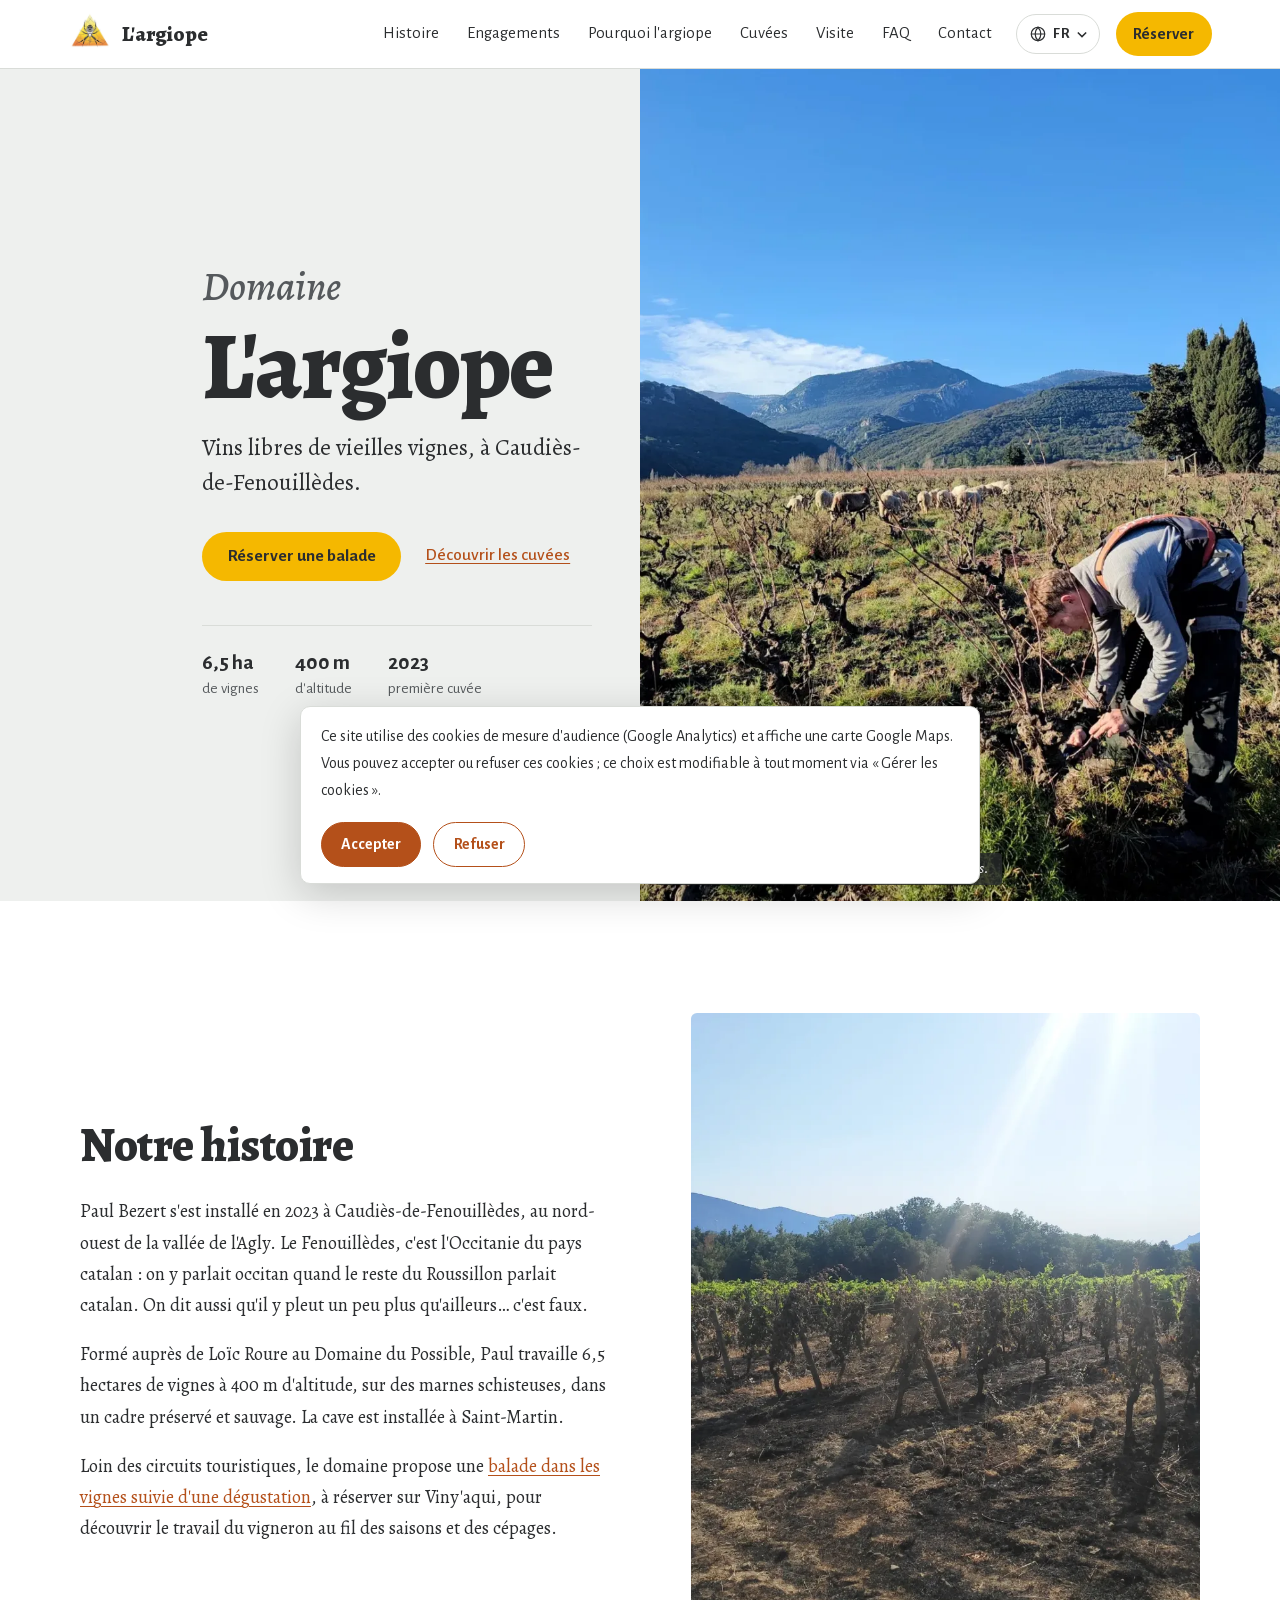
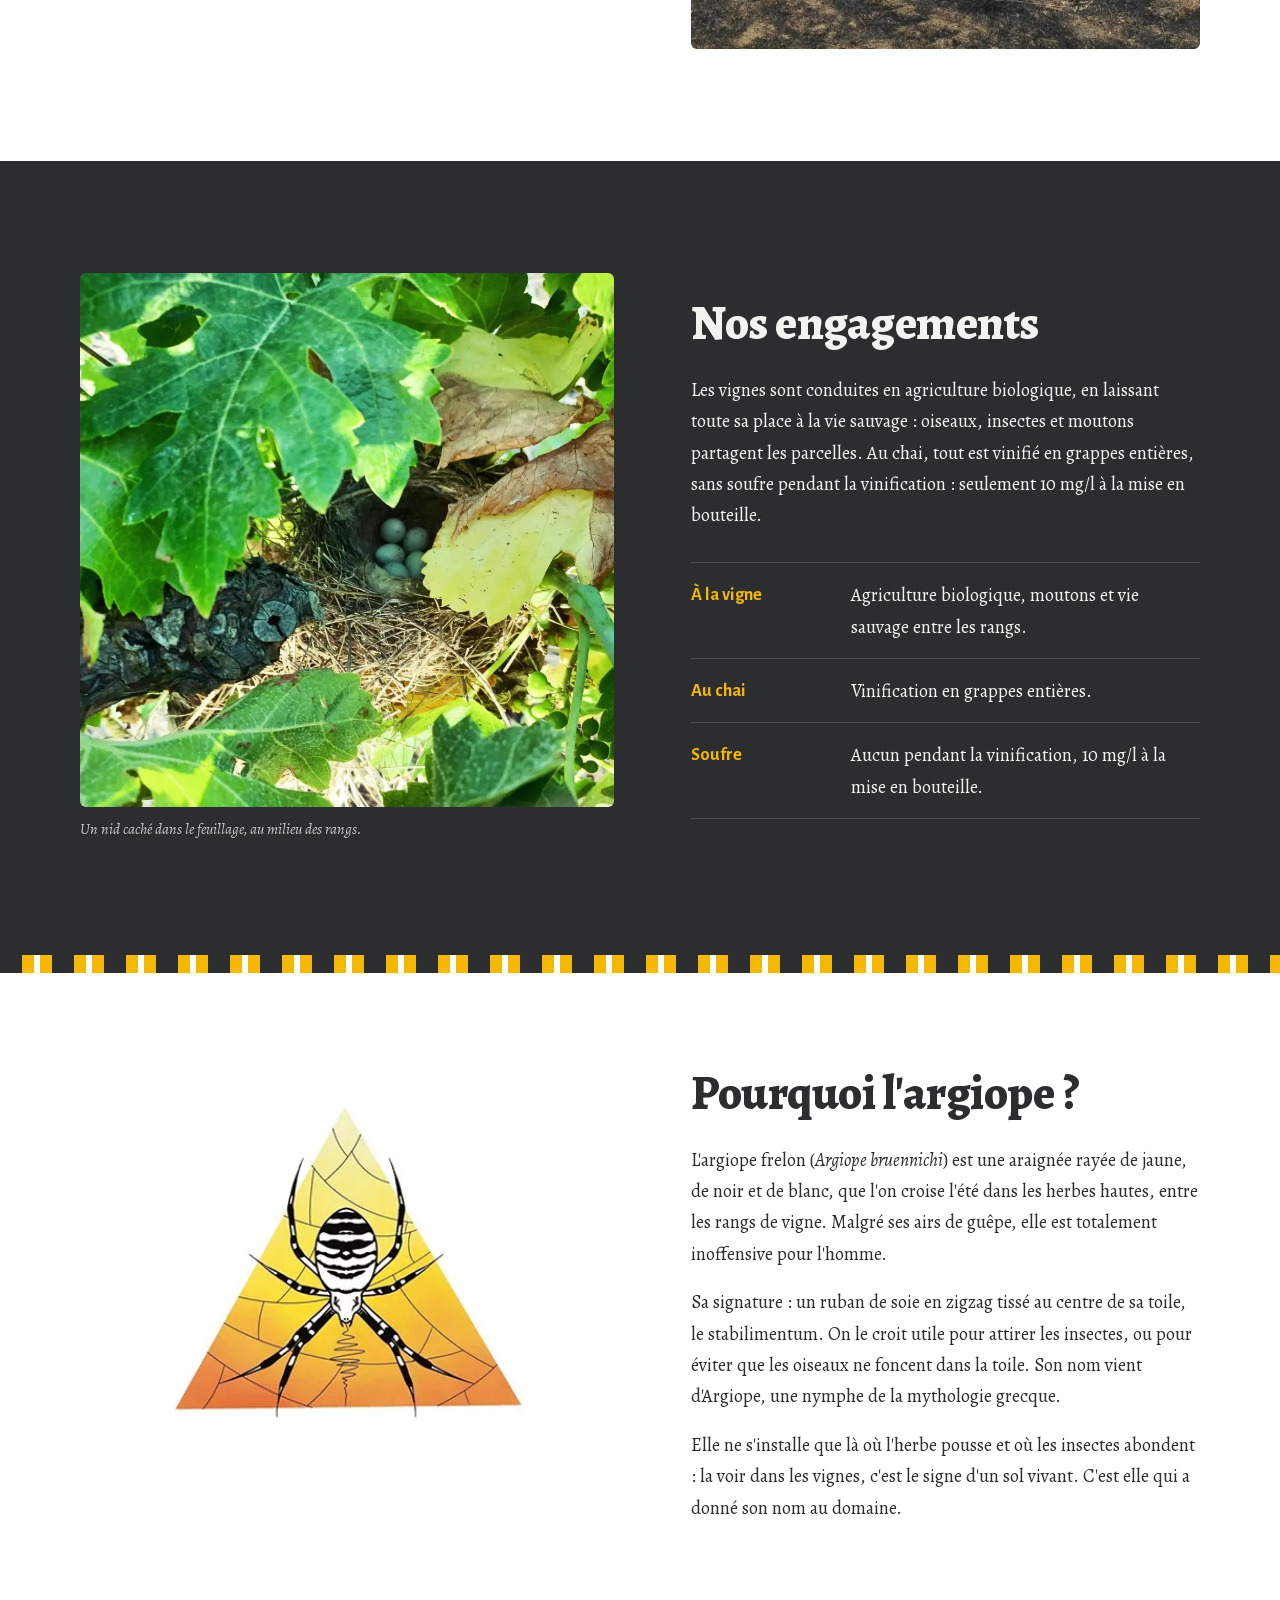
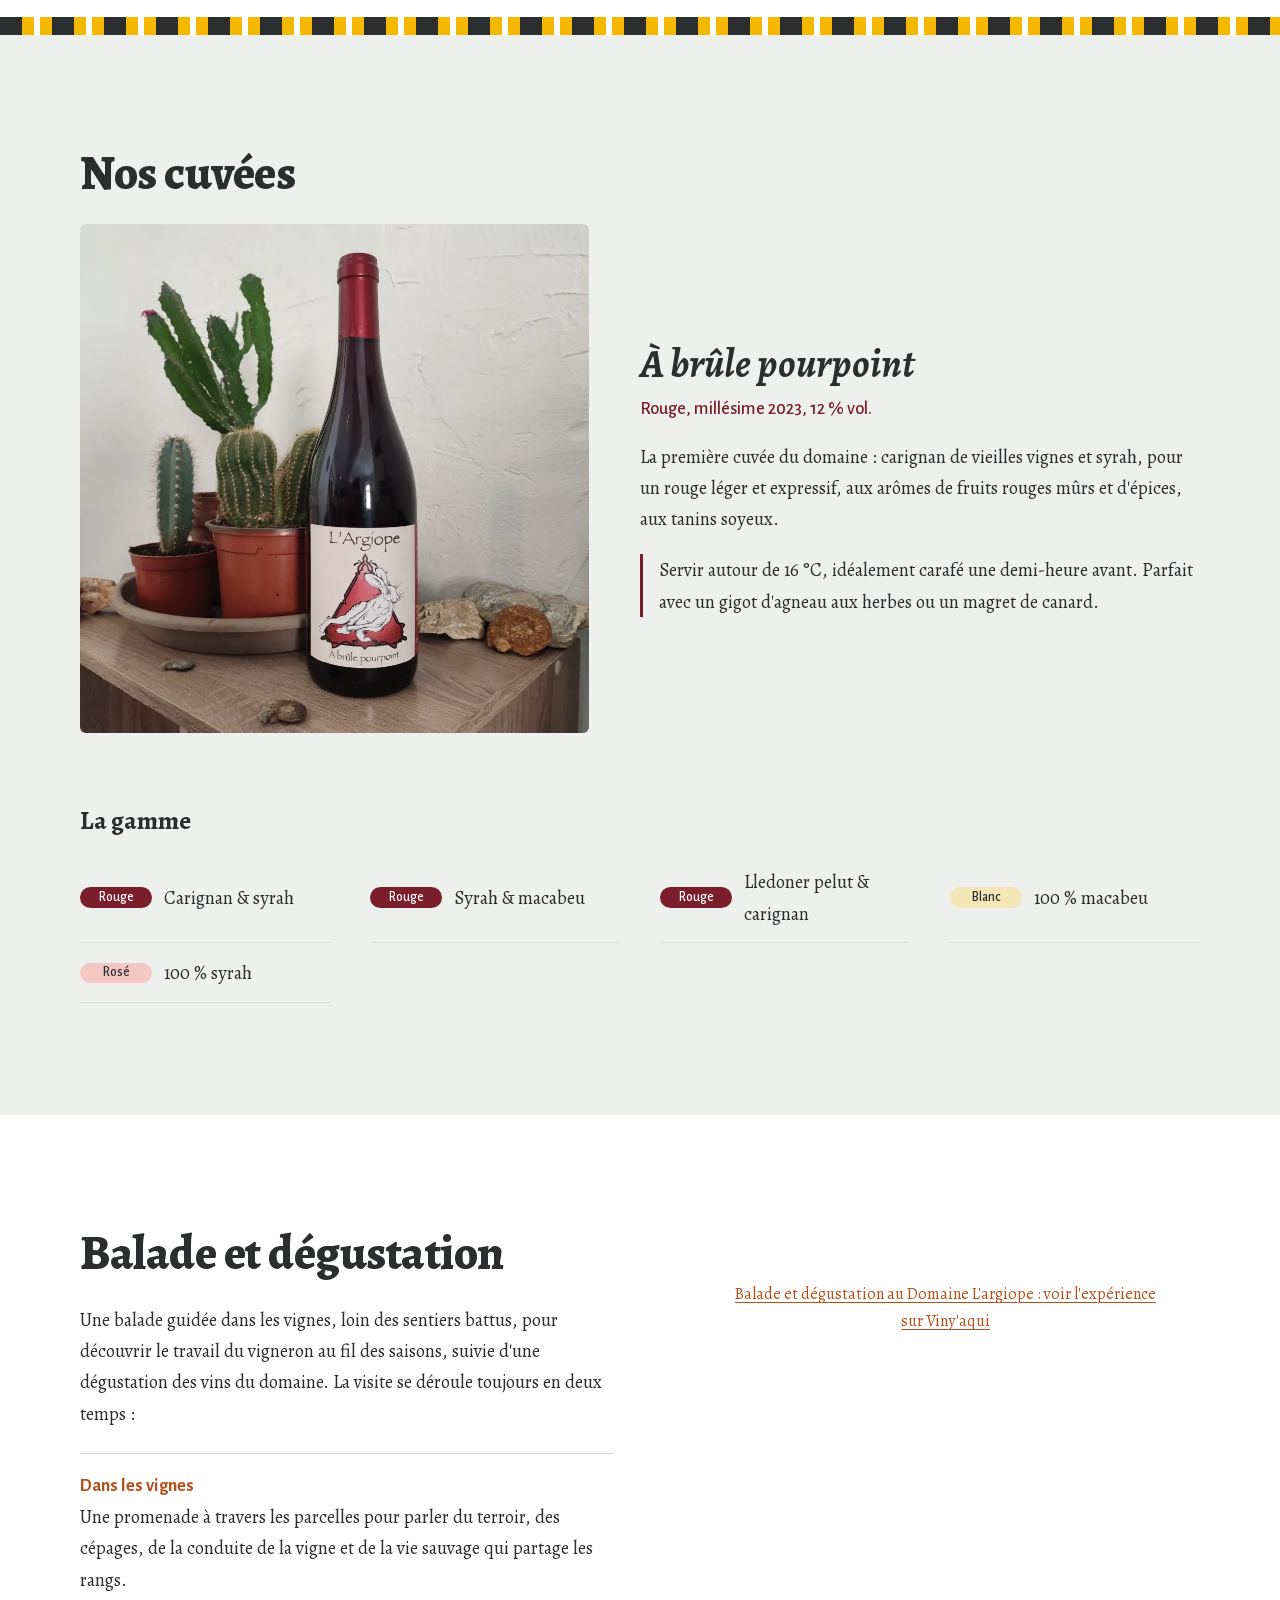
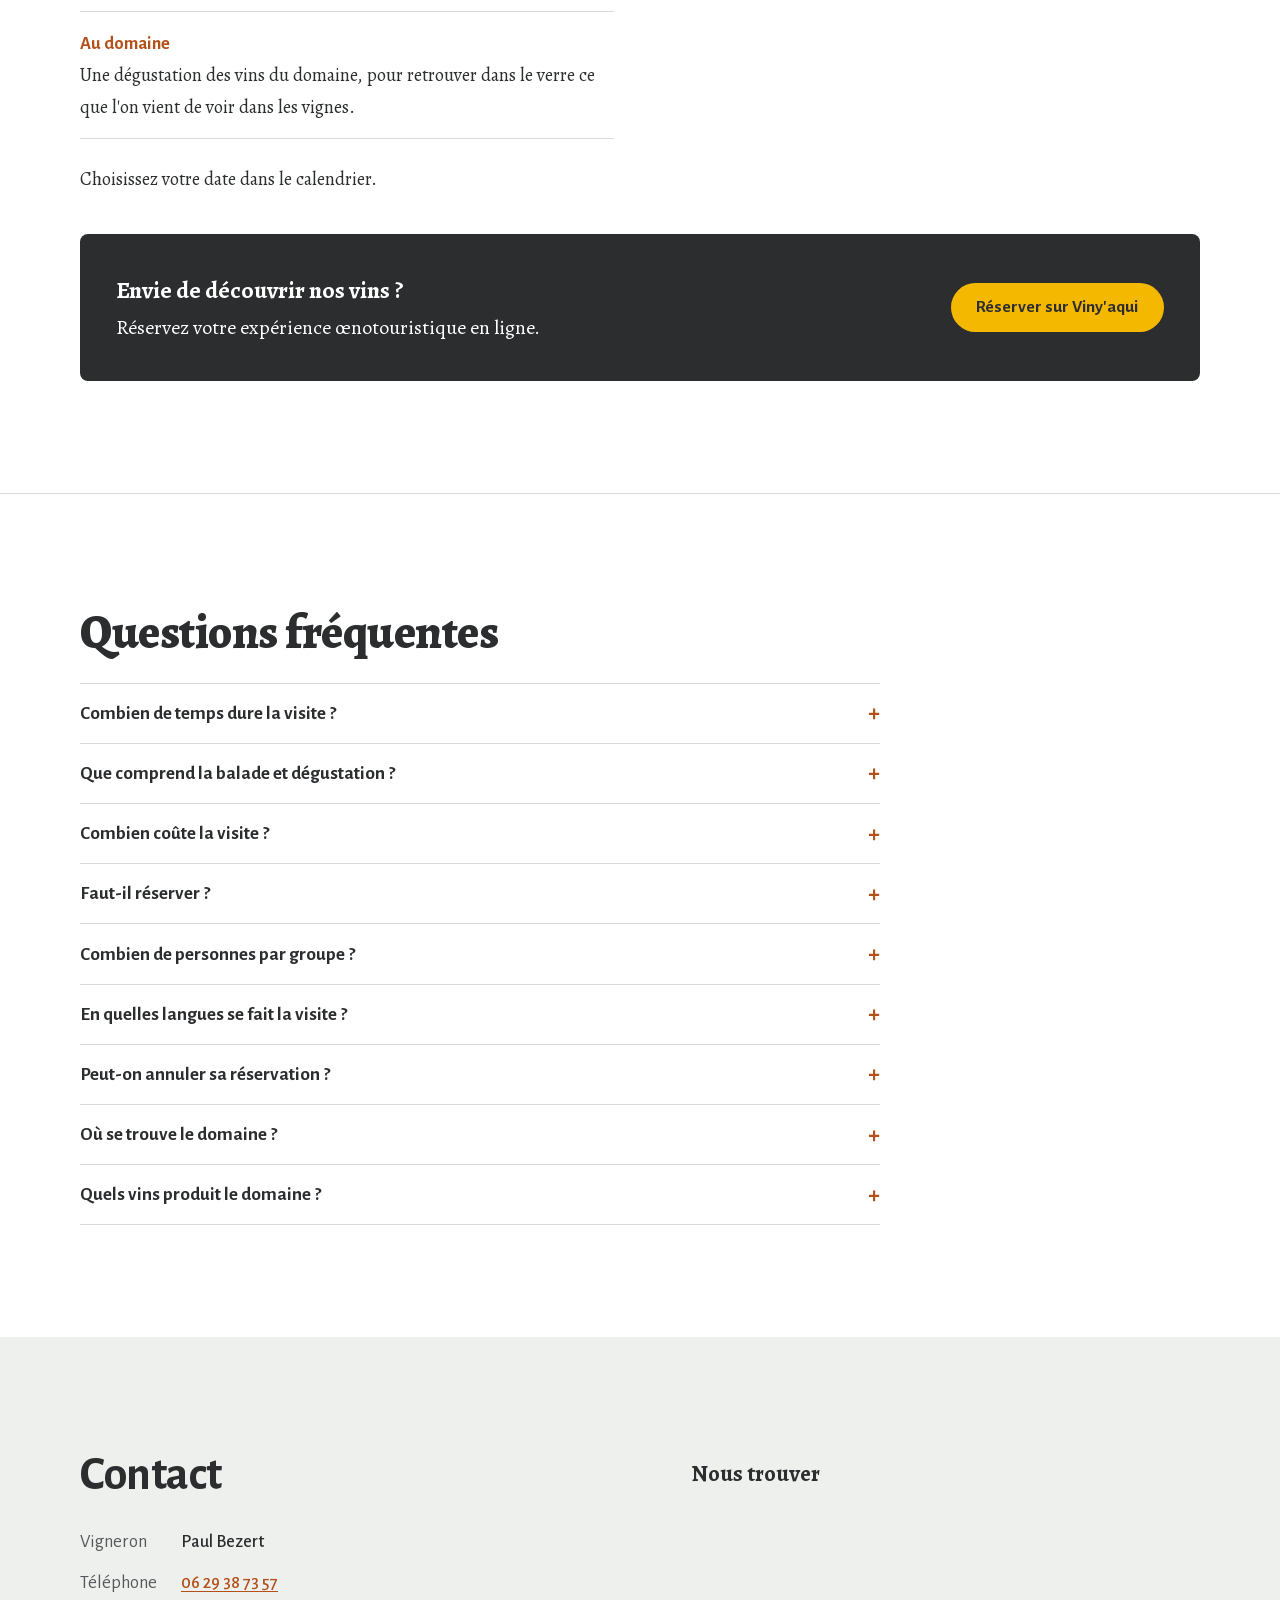
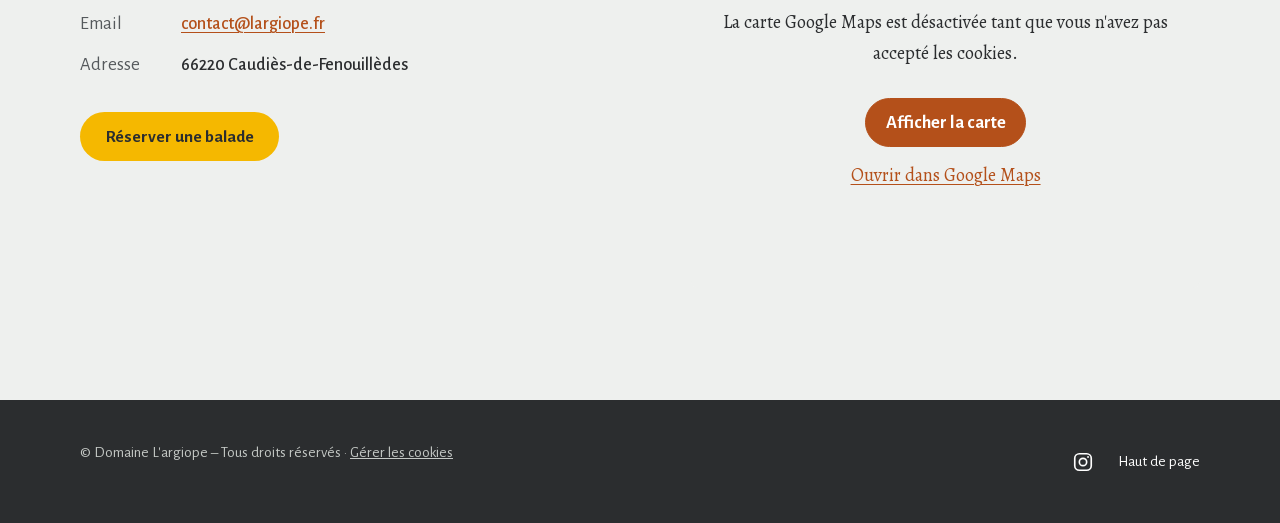
<file: index.html>
<!DOCTYPE html>
<html lang="fr">

<head>
  <meta charset="UTF-8">
  <meta name="viewport" content="width=device-width, initial-scale=1.0">
  <title>L'argiope – Domaine viticole à Caudiès-de-Fenouillèdes</title>

  <!-- SEO de base -->
  <meta name="description"
    content="L'argiope, Domaine viticole à Caudiès-de-Fenouillèdes. Découvrez nos vins libres et réservez votre visite œnotouristique.">
  <link rel="canonical" href="https://largiope.fr/">
  <link rel="alternate" hreflang="fr" href="https://largiope.fr/">
  <link rel="alternate" hreflang="en" href="https://largiope.fr/en/">
  <link rel="alternate" hreflang="es" href="https://largiope.fr/es/">
  <link rel="alternate" hreflang="ca" href="https://largiope.fr/ca/">
  <link rel="alternate" hreflang="x-default" href="https://largiope.fr/">

  <!-- Favicon -->
  <link rel="icon" href="favicon.ico" sizes="48x48">
  <link rel="icon" type="image/png" sizes="32x32" href="favicon-32x32.png">
  <link rel="apple-touch-icon" href="apple-touch-icon.png">

  <!-- Open Graph -->
  <meta property="og:type" content="website">
  <meta property="og:title" content="Domaine L'argiope – Domaine viticole dans les Fénouillèdes">
  <meta property="og:description"
    content="Domaine viticole à Caudiès-de-Fenouillèdes. Vins libres et visites sur rendez-vous.">
  <meta property="og:url" content="https://largiope.fr/">
  <meta property="og:locale" content="fr_FR">
  <meta property="og:image" content="https://largiope.fr/logo.webp">

  <!-- Twitter Card -->
  <meta name="twitter:card" content="summary">
  <meta name="twitter:image" content="https://largiope.fr/logo.webp">
  <meta name="twitter:title" content="L'argiope – Domaine viticole à Caudiès-de-Fenouillèdes">
  <meta name="twitter:description"
    content="Domaine viticole indépendant à Caudiès-de-Fenouillèdes. Vins libres et visites sur rendez-vous.">

  <!-- Données structurées JSON-LD -->
  <script type="application/ld+json">
  {
    "@context": "https://schema.org",
    "@graph": [
      {
        "@type": [
          "Winery",
          "LocalBusiness"
        ],
        "@id": "https://largiope.fr/#domaine",
        "name": "L'argiope",
        "alternateName": "Domaine L'argiope",
        "description": "Domaine viticole créé en 2023 par Paul Bezert. 6,5 ha de vignes préservées au cœur des Fenouillèdes. Balade guidée immersive dans un environnement sauvage, loin des sentiers battus.",
        "url": "https://largiope.fr/",
        "logo": "https://largiope.fr/logo.webp",
        "image": [
          "https://largiope.fr/images/argiope1.webp",
          "https://largiope.fr/images/argiope2.webp"
        ],
        "foundingDate": "2023",
        "founder": {
          "@id": "https://largiope.fr/#paul-bezert"
        },
        "address": {
          "@type": "PostalAddress",
          "addressLocality": "Caudiès-de-Fenouillèdes",
          "postalCode": "66220",
          "addressRegion": "Pyrénées-Orientales",
          "addressCountry": "FR"
        },
        "geo": {
          "@type": "GeoCoordinates",
          "latitude": "42.7856902",
          "longitude": "2.4691413"
        },
        "hasMap": "https://www.google.com/maps?q=42.7856902,2.4691413",
        "telephone": "+33629387357",
        "email": "contact@largiope.fr",
        "priceRange": "€€",
        "sameAs": [
          "https://www.instagram.com/largiope/",
          "https://vinyaqui.com/activities/balade-dans-les-vignes-et-degustation-au-domaine-largiope"
        ]
      },
      {
        "@type": "Person",
        "@id": "https://largiope.fr/#paul-bezert",
        "name": "Paul Bezert",
        "jobTitle": "Vigneron",
        "worksFor": {
          "@id": "https://largiope.fr/#domaine"
        }
      },
      {
        "@type": "TouristTrip",
        "@id": "https://largiope.fr/#balade",
        "name": "Balade dans les vignes et dégustation au Domaine L'argiope",
        "description": "Une balade guidée dans les vignes, loin des sentiers battus, pour découvrir le travail du vigneron au fil des saisons, suivie d'une dégustation des vins du domaine.",
        "url": "https://vinyaqui.com/activities/balade-dans-les-vignes-et-degustation-au-domaine-largiope",
        "provider": {
          "@id": "https://largiope.fr/#domaine"
        },
        "offers": {
          "@type": "Offer",
          "url": "https://vinyaqui.com/activities/balade-dans-les-vignes-et-degustation-au-domaine-largiope",
          "price": "20",
          "priceCurrency": "EUR"
        }
      },
      {
        "@type": "FAQPage",
        "@id": "https://largiope.fr/#faq",
        "mainEntity": [
          {
            "@type": "Question",
            "name": "Combien de temps dure la visite ?",
            "acceptedAnswer": {
              "@type": "Answer",
              "text": "Environ 2 heures : une visite guidée des vignes, puis une dégustation commentée au domaine."
            }
          },
          {
            "@type": "Question",
            "name": "Que comprend la balade et dégustation ?",
            "acceptedAnswer": {
              "@type": "Answer",
              "text": "Une visite guidée des vignes, une dégustation commentée de 4 à 6 cuvées du domaine et une petite assiette de tapas."
            }
          },
          {
            "@type": "Question",
            "name": "Combien coûte la visite ?",
            "acceptedAnswer": {
              "@type": "Answer",
              "text": "20 € par adulte, gratuit pour les enfants. Dégustation et assiette de tapas comprises."
            }
          },
          {
            "@type": "Question",
            "name": "Faut-il réserver ?",
            "acceptedAnswer": {
              "@type": "Answer",
              "text": "Oui, le domaine se visite uniquement sur rendez-vous, au moins 2 jours à l'avance. Réservez en ligne avec le calendrier de cette page ou sur Viny'aqui."
            }
          },
          {
            "@type": "Question",
            "name": "Combien de personnes par groupe ?",
            "acceptedAnswer": {
              "@type": "Answer",
              "text": "De 2 à 10 personnes, pour une visite à taille humaine."
            }
          },
          {
            "@type": "Question",
            "name": "En quelles langues se fait la visite ?",
            "acceptedAnswer": {
              "@type": "Answer",
              "text": "En français, en anglais, en espagnol et en catalan."
            }
          },
          {
            "@type": "Question",
            "name": "Peut-on annuler sa réservation ?",
            "acceptedAnswer": {
              "@type": "Answer",
              "text": "Oui, l'annulation est gratuite jusqu'à 1 jour avant la visite."
            }
          },
          {
            "@type": "Question",
            "name": "Où se trouve le domaine ?",
            "acceptedAnswer": {
              "@type": "Answer",
              "text": "À Caudiès-de-Fenouillèdes (66220), dans les Pyrénées-Orientales, au cœur des Fenouillèdes, au nord-ouest de la vallée de l'Agly. Les vignes sont à 400 m d'altitude."
            }
          },
          {
            "@type": "Question",
            "name": "Quels vins produit le domaine ?",
            "acceptedAnswer": {
              "@type": "Answer",
              "text": "Des vins libres de vieilles vignes, en agriculture biologique, vinifiés en grappes entières, sans soufre pendant la vinification (10 mg/l à la mise en bouteille). Des rouges, un blanc et un rosé, à base de carignan, syrah, lledoner pelut et macabeu."
            }
          }
        ]
      }
    ]
  }
  </script>

  <link rel="preload" href="fonts/alegreya.woff2" as="font" type="font/woff2" crossorigin>

  <link rel="stylesheet" href="https://vinyaqui.com/widget/booking-widget.css?v=1.4">
  <!-- Après le CSS du widget : la feuille impose le thème du domaine -->
  <link rel="stylesheet" href="styles.css">
  <!-- Surcharge après le CSS du widget pour imposer le thème du domaine (le .vw-widget redéfinit le bleu par défaut) -->
</head>

<body>
  <a class="skip-link" href="#histoire">Aller au contenu</a>

  <header class="site-header">
    <nav class="nav" aria-label="Navigation principale">
      <a class="brand" href="#accueil">
        <img src="logo.webp" width="400" height="400" alt="">
        L'argiope
      </a>
      <button type="button" class="nav-toggle" aria-expanded="false" aria-controls="nav-links">
        <span class="nav-toggle-bars" aria-hidden="true"></span>
        Menu
      </button>
      <ul class="nav-links" id="nav-links">
        <li><a href="#histoire">Histoire</a></li>
        <li><a href="#engagements">Engagements</a></li>
        <li><a href="#argiope">Pourquoi l'argiope</a></li>
        <li><a href="#cuvees">Cuvées</a></li>
        <li><a href="#visite">Visite</a></li>
        <li><a href="#faq">FAQ</a></li>
        <li><a href="#contact">Contact</a></li>
        <li class="lang-switch"><details><summary aria-label="Langue"><svg class="lang-globe" viewBox="0 0 24 24" width="18" height="18" fill="none" stroke="currentColor" stroke-width="1.6" aria-hidden="true"><circle cx="12" cy="12" r="9"/><path d="M3 12h18M12 3c2.5 2.7 3.8 5.7 3.8 9s-1.3 6.3-3.8 9c-2.5-2.7-3.8-5.7-3.8-9S9.5 5.7 12 3z"/></svg><span>FR</span><svg class="lang-chevron" viewBox="0 0 12 8" width="10" height="7" fill="none" stroke="currentColor" stroke-width="1.8" aria-hidden="true"><path d="M1 1.5l5 5 5-5"/></svg></summary><ul><li><a href="/" hreflang="fr" lang="fr" aria-current="page">Français</a></li><li><a href="/en/" hreflang="en" lang="en">English</a></li><li><a href="/es/" hreflang="es" lang="es">Español</a></li><li><a href="/ca/" hreflang="ca" lang="ca">Català</a></li></ul></details></li>
        <li class="nav-cta"><a href="#visite" data-no-spy>Réserver</a></li>
      </ul>
    </nav>
  </header>

  <main>
    <section class="hero" id="accueil">
      <div class="hero-text">
        <h1><span>Domaine</span>L'argiope</h1>
        <p class="subtitle">Vins libres de vieilles vignes, à Caudiès-de-Fenouillèdes.</p>
        <div class="hero-actions">
          <a class="button" href="#visite">Réserver une balade</a>
          <a class="link" href="#cuvees">Découvrir les cuvées</a>
        </div>
        <dl class="facts">
          <div>
            <dt>6,5 ha</dt>
            <dd>de vignes</dd>
          </div>
          <div>
            <dt>400 m</dt>
            <dd>d'altitude</dd>
          </div>
          <div>
            <dt>2023</dt>
            <dd>première cuvée</dd>
          </div>
        </dl>
      </div>
      <figure class="hero-photo">
        <img src="images/argiope1.webp" width="1000" height="1250" fetchpriority="high"
          alt="Paul Bezert taillant ses vieilles vignes, un troupeau de moutons et les montagnes des Fenouillèdes en arrière-plan">
        <figcaption>Taille d'hiver, avec les moutons qui entretiennent les rangs.</figcaption>
      </figure>
    </section>

    <section class="section" id="histoire">
      <div class="section-inner split">
        <div class="prose">
          <h2>Notre histoire</h2>
          <p>
            Paul Bezert s'est installé en 2023 à Caudiès-de-Fenouillèdes, au nord-ouest de la vallée de l'Agly.
            Le Fenouillèdes, c'est l'Occitanie du pays catalan : on y parlait occitan quand le reste du Roussillon
            parlait catalan. On dit aussi qu'il y pleut un peu plus qu'ailleurs… c'est faux.
          </p>
          <p>
            Formé auprès de Loïc Roure au Domaine du Possible, Paul travaille 6,5 hectares de vignes à 400 m d'altitude,
            sur des marnes schisteuses, dans un cadre préservé et sauvage. La cave est installée à Saint-Martin.
          </p>
          <p>
            Loin des circuits touristiques, le domaine propose une
            <a href="https://vinyaqui.com/activities/balade-dans-les-vignes-et-degustation-au-domaine-largiope"
              target="_blank" rel="noopener">balade dans les vignes suivie d'une dégustation</a>, à réserver sur
            Viny'aqui, pour découvrir le travail du vigneron au fil des saisons et des cépages.
          </p>
        </div>
        <img class="rounded story-photo" src="images/argiope2.webp" width="1000" height="1000" loading="lazy"
          alt="Rangs de vigne en été au domaine L'argiope, sous le soleil des Fenouillèdes">
      </div>
    </section>

    <section class="section is-dark" id="engagements">
      <div class="section-inner split is-reversed">
        <div class="prose">
          <h2>Nos engagements</h2>
          <p>
            Les vignes sont conduites en agriculture biologique, en laissant toute sa place à la vie sauvage :
            oiseaux, insectes et moutons partagent les parcelles. Au chai, tout est vinifié en grappes entières,
            sans soufre pendant la vinification : seulement 10 mg/l à la mise en bouteille.
          </p>
          <ul class="commitments">
            <li><strong>À la vigne</strong> Agriculture biologique, moutons et vie sauvage entre les rangs.</li>
            <li><strong>Au chai</strong> Vinification en grappes entières.</li>
            <li><strong>Soufre</strong> Aucun pendant la vinification, 10 mg/l à la mise en bouteille.</li>
          </ul>
        </div>
        <figure class="commitments-photo">
          <img class="rounded" src="images/argiope-biodiv.webp" width="1000" height="1000" loading="lazy"
            alt="Nid d'oiseau avec ses œufs, caché dans le feuillage d'une vigne du domaine">
          <figcaption>Un nid caché dans le feuillage, au milieu des rangs.</figcaption>
        </figure>
      </div>
    </section>

    <section class="section argiope-section" id="argiope">
      <div class="section-inner split">
        <img class="argiope-emblem" src="logo.webp" width="400" height="400" loading="lazy"
          alt="Illustration d'une argiope frelon sur sa toile, emblème du domaine">
        <div class="prose">
          <h2>Pourquoi l'argiope ?</h2>
          <p>
            L'argiope frelon (<span class="latin">Argiope bruennichi</span>) est une araignée rayée de jaune, de noir et de blanc,
            que l'on croise l'été dans les herbes hautes, entre les rangs de vigne. Malgré ses airs de guêpe,
            elle est totalement inoffensive pour l'homme.
          </p>
          <p>
            Sa signature : un ruban de soie en zigzag tissé au centre de sa toile, le stabilimentum. On le croit
            utile pour attirer les insectes, ou pour éviter que les oiseaux ne foncent dans la toile. Son nom vient
            d'Argiope, une nymphe de la mythologie grecque.
          </p>
          <p>
            Elle ne s'installe que là où l'herbe pousse et où les insectes abondent : la voir dans les vignes, c'est
            le signe d'un sol vivant. C'est elle qui a donné son nom au domaine.
          </p>
        </div>
      </div>
    </section>

    <section class="section is-stone" id="cuvees">
      <div class="section-inner">
        <h2>Nos cuvées</h2>
        <div class="cuvee-feature">
          <img class="rounded" src="images/argiope-bouteille.webp" width="1000" height="1000" loading="lazy"
            alt="Bouteille de la cuvée À brûle pourpoint du domaine L'argiope">
          <div class="prose">
            <h3>À brûle pourpoint</h3>
            <p class="cuvee-meta">Rouge, millésime 2023, 12 % vol.</p>
            <p>
              La première cuvée du domaine : carignan de vieilles vignes et syrah, pour un rouge léger et
              expressif, aux arômes de fruits rouges mûrs et d'épices, aux tanins soyeux.
            </p>
            <p class="serving">
              Servir autour de 16 °C, idéalement carafé une demi-heure avant. Parfait avec un gigot d'agneau
              aux herbes ou un magret de canard.
            </p>
          </div>
        </div>

        <h3 class="range-heading">La gamme</h3>
        <ul class="cuvee-list">
          <li><span class="cuvee-color rouge">Rouge</span> Carignan &amp; syrah</li>
          <li><span class="cuvee-color rouge">Rouge</span> Syrah &amp; macabeu</li>
          <li><span class="cuvee-color rouge">Rouge</span> Lledoner pelut &amp; carignan</li>
          <li><span class="cuvee-color blanc">Blanc</span> 100 % macabeu</li>
          <li><span class="cuvee-color rose">Rosé</span> 100 % syrah</li>
        </ul>
      </div>
    </section>

    <section class="section" id="visite">
      <div class="section-inner">
        <div class="split visit-layout">
          <div class="visit-intro">
            <h2>Balade et dégustation</h2>
            <p>
              Une balade guidée dans les vignes, loin des sentiers battus, pour découvrir le travail du vigneron
              au fil des saisons, suivie d'une dégustation des vins du domaine. La visite se déroule toujours
              en deux temps :
            </p>
            <ol class="visit-steps">
              <li>
                <strong>Dans les vignes</strong>
                Une promenade à travers les parcelles pour parler du terroir, des cépages, de la conduite
                de la vigne et de la vie sauvage qui partage les rangs.
              </li>
              <li>
                <strong>Au domaine</strong>
                Une dégustation des vins du domaine, pour retrouver dans le verre ce que l'on vient de voir
                dans les vignes.
              </li>
            </ol>
            <p>Choisissez votre date dans le calendrier.</p>
          </div>

          <div class="visit-booking">
            <!-- Widget de réservation Vinyaqui -->
<div id="vinyaqui-widget"></div>
<a class="vinyaqui-backlink" href="https://vinyaqui.com/activities/balade-dans-les-vignes-et-degustation-au-domaine-largiope" target="_blank" rel="noopener">Balade et dégustation au Domaine L'argiope : voir l'expérience sur Viny'aqui</a>
<link rel="stylesheet" href="https://vinyaqui.com/widget/booking-widget.css?v=1.4">
<script
  src="https://vinyaqui.com/widget/booking-widget.js?v=1.4"
  data-api-base="https://vinyaqui.com/api"
  data-activity="balade-dans-les-vignes-et-degustation-au-domaine-largiope"
  data-api-key="vk_mxXzZPxHzOt8ceDX3143VOVY3vmDTohiisZg803X01AUHUoBG8ID1qFdutLD"
  data-target="#vinyaqui-widget"
></script>
          </div>
        </div>

        <div class="cta-box">
          <p><strong>Envie de découvrir nos vins ?</strong> Réservez votre expérience œnotouristique en ligne.</p>
          <a class="button" href="https://vinyaqui.com/activities/balade-dans-les-vignes-et-degustation-au-domaine-largiope"
            target="_blank" rel="noopener">Réserver sur Viny'aqui</a>
        </div>
      </div>
    </section>

    <section class="section faq-section" id="faq">
      <div class="section-inner">
        <h2>Questions fréquentes</h2>
        <div class="faq-list">
          <details>
            <summary>Combien de temps dure la visite ?</summary>
            <p>Environ 2 heures : une visite guidée des vignes, puis une dégustation commentée au domaine.</p>
          </details>
          <details>
            <summary>Que comprend la balade et dégustation ?</summary>
            <p>Une visite guidée des vignes, une dégustation commentée de 4 à 6 cuvées du domaine et une petite assiette de tapas.</p>
          </details>
          <details>
            <summary>Combien coûte la visite ?</summary>
            <p>20 € par adulte, gratuit pour les enfants. Dégustation et assiette de tapas comprises.</p>
          </details>
          <details>
            <summary>Faut-il réserver ?</summary>
            <p>Oui, le domaine se visite uniquement sur rendez-vous, au moins 2 jours à l'avance. Réservez en ligne avec le <a href="#visite">calendrier de cette page</a> ou sur <a href="https://vinyaqui.com/activities/balade-dans-les-vignes-et-degustation-au-domaine-largiope" target="_blank" rel="noopener">Viny'aqui</a>.</p>
          </details>
          <details>
            <summary>Combien de personnes par groupe ?</summary>
            <p>De 2 à 10 personnes, pour une visite à taille humaine.</p>
          </details>
          <details>
            <summary>En quelles langues se fait la visite ?</summary>
            <p>En français, en anglais, en espagnol et en catalan.</p>
          </details>
          <details>
            <summary>Peut-on annuler sa réservation ?</summary>
            <p>Oui, l'annulation est gratuite jusqu'à 1 jour avant la visite.</p>
          </details>
          <details>
            <summary>Où se trouve le domaine ?</summary>
            <p>À Caudiès-de-Fenouillèdes (66220), dans les Pyrénées-Orientales, au cœur des Fenouillèdes, au nord-ouest de la vallée de l'Agly. Les vignes sont à 400 m d'altitude.</p>
          </details>
          <details>
            <summary>Quels vins produit le domaine ?</summary>
            <p>Des vins libres de vieilles vignes, en agriculture biologique, vinifiés en grappes entières, sans soufre pendant la vinification (10 mg/l à la mise en bouteille). Des rouges, un blanc et un rosé, à base de carignan, syrah, lledoner pelut et macabeu.</p>
          </details>
        </div>
      </div>
    </section>

    <section class="section is-stone map-section" id="contact">
      <div class="section-inner split">
        <div class="contact-info">
          <h2>Contact</h2>
          <dl>
            <dt>Vigneron</dt>
            <dd>Paul Bezert</dd>
            <dt>Téléphone</dt>
            <dd><a href="tel:+33629387357">06 29 38 73 57</a></dd>
            <dt>Email</dt>
            <dd><a href="mailto:contact@largiope.fr">contact@largiope.fr</a></dd>
            <dt>Adresse</dt>
            <dd>66220 Caudiès-de-Fenouillèdes</dd>
          </dl>
          <a class="button" href="#visite">Réserver une balade</a>
        </div>
        <div>
          <h3>Nous trouver</h3>
          <div id="map-container">
            <div class="map-placeholder">
              <p>La carte Google Maps est désactivée tant que vous n'avez pas accepté les cookies.</p>
              <button type="button" data-cookie-accept>Afficher la carte</button>
              <a href="https://www.google.com/maps?q=42.7856902,2.4691413" target="_blank" rel="noopener noreferrer">Ouvrir dans Google Maps</a>
            </div>
          </div>
        </div>
      </div>
    </section>
  </main>

  <footer>
    <div class="footer-inner">
      <p>© Domaine L'argiope – Tous droits réservés · <button type="button" class="cookie-link" data-cookie-manage>Gérer les cookies</button></p>
      <div class="footer-actions">
        <a class="footer-social" href="https://www.instagram.com/largiope/" target="_blank" rel="noopener" aria-label="Le domaine L'argiope sur Instagram"><svg viewBox="0 0 24 24" width="22" height="22" fill="none" stroke="currentColor" stroke-width="1.8" aria-hidden="true"><rect x="3" y="3" width="18" height="18" rx="5"/><circle cx="12" cy="12" r="4"/><circle cx="17.5" cy="6.5" r="1" fill="currentColor" stroke="none"/></svg></a>
        <a class="footer-top" href="#accueil">Haut de page</a>
      </div>
    </div>
  </footer>

  <div class="cookie-banner" id="cookie-banner" role="dialog" aria-label="Gestion des cookies" hidden>
    <p>Ce site utilise des cookies de mesure d'audience (Google Analytics) et affiche une carte Google Maps. Vous pouvez accepter ou refuser ces cookies ; ce choix est modifiable à tout moment via « Gérer les cookies ».</p>
    <div class="cookie-actions">
      <button type="button" data-cookie-accept>Accepter</button>
      <button type="button" class="secondary" data-cookie-refuse>Refuser</button>
    </div>
  </div>

  <script>
    (function () {
      var toggle = document.querySelector('.nav-toggle');
      var links = document.getElementById('nav-links');

      function closeMenu() {
        links.classList.remove('is-open');
        toggle.setAttribute('aria-expanded', 'false');
      }

      toggle.addEventListener('click', function () {
        var isOpen = links.classList.toggle('is-open');
        toggle.setAttribute('aria-expanded', isOpen ? 'true' : 'false');
      });

      var langMenu = document.querySelector('.lang-switch details');
      function closeLang() { langMenu.removeAttribute('open'); }
      document.addEventListener('click', function (event) {
        if (!langMenu.contains(event.target)) { closeLang(); }
      });

      links.addEventListener('click', function (event) {
        if (event.target.closest('a')) { closeMenu(); }
      });

      document.addEventListener('keydown', function (event) {
        if (event.key === 'Escape' && langMenu.open) {
          closeLang();
          langMenu.querySelector('summary').focus();
        }
        if (event.key === 'Escape' && links.classList.contains('is-open')) {
          closeMenu();
          toggle.focus();
        }
      });

      // Met en évidence dans le menu la section en cours de lecture
      if (!('IntersectionObserver' in window)) { return; }
      var navLinks = links.querySelectorAll('a[href^="#"]:not([data-no-spy])');
      var observer = new IntersectionObserver(function (entries) {
        entries.forEach(function (entry) {
          if (!entry.isIntersecting) { return; }
          navLinks.forEach(function (link) {
            if (link.getAttribute('href') === '#' + entry.target.id) {
              link.setAttribute('aria-current', 'true');
            } else {
              link.removeAttribute('aria-current');
            }
          });
        });
      }, { rootMargin: '-45% 0px -50% 0px' });
      document.querySelectorAll('main > section[id]').forEach(function (section) {
        observer.observe(section);
      });
    })();
  </script>

  <script>
    (function () {
      var KEY = 'largiope_cookie_consent';
      var GA_ID = 'G-T5MY7XYJL2';
      var banner = document.getElementById('cookie-banner');
      var mapContainer = document.getElementById('map-container');
      var placeholderHtml = mapContainer.innerHTML;

      function getChoice() {
        try { return localStorage.getItem(KEY); } catch (e) { return null; }
      }

      function setChoice(value) {
        try { localStorage.setItem(KEY, value); } catch (e) {}
      }

      function loadAnalytics() {
        if (window.gtag) { return; }
        var script = document.createElement('script');
        script.async = true;
        script.src = 'https://www.googletagmanager.com/gtag/js?id=' + GA_ID;
        document.head.appendChild(script);
        window.dataLayer = window.dataLayer || [];
        window.gtag = function () { dataLayer.push(arguments); };
        gtag('js', new Date());
        gtag('config', GA_ID);
      }

      function loadMap() {
        mapContainer.innerHTML = '<iframe title="Carte Google Maps du Domaine L\'argiope" loading="lazy" referrerpolicy="no-referrer-when-downgrade" src="https://maps.google.com/maps?q=42.7856902,2.4691413&z=13&output=embed"></iframe>';
      }

      function apply(choice) {
        banner.hidden = true;
        if (choice === 'accepted') {
          loadAnalytics();
          loadMap();
        } else {
          mapContainer.innerHTML = placeholderHtml;
        }
      }

      document.addEventListener('click', function (event) {
        var target = event.target;
        if (target.closest('[data-cookie-accept]')) {
          setChoice('accepted');
          apply('accepted');
        } else if (target.closest('[data-cookie-refuse]')) {
          setChoice('refused');
          if (window.gtag) { window.location.reload(); } else { apply('refused'); }
        } else if (target.closest('[data-cookie-manage]')) {
          banner.hidden = false;
        }
      });

      var choice = getChoice();
      if (choice) { apply(choice); } else { banner.hidden = false; }
    })();
  </script>
</body>

</html>
</file>
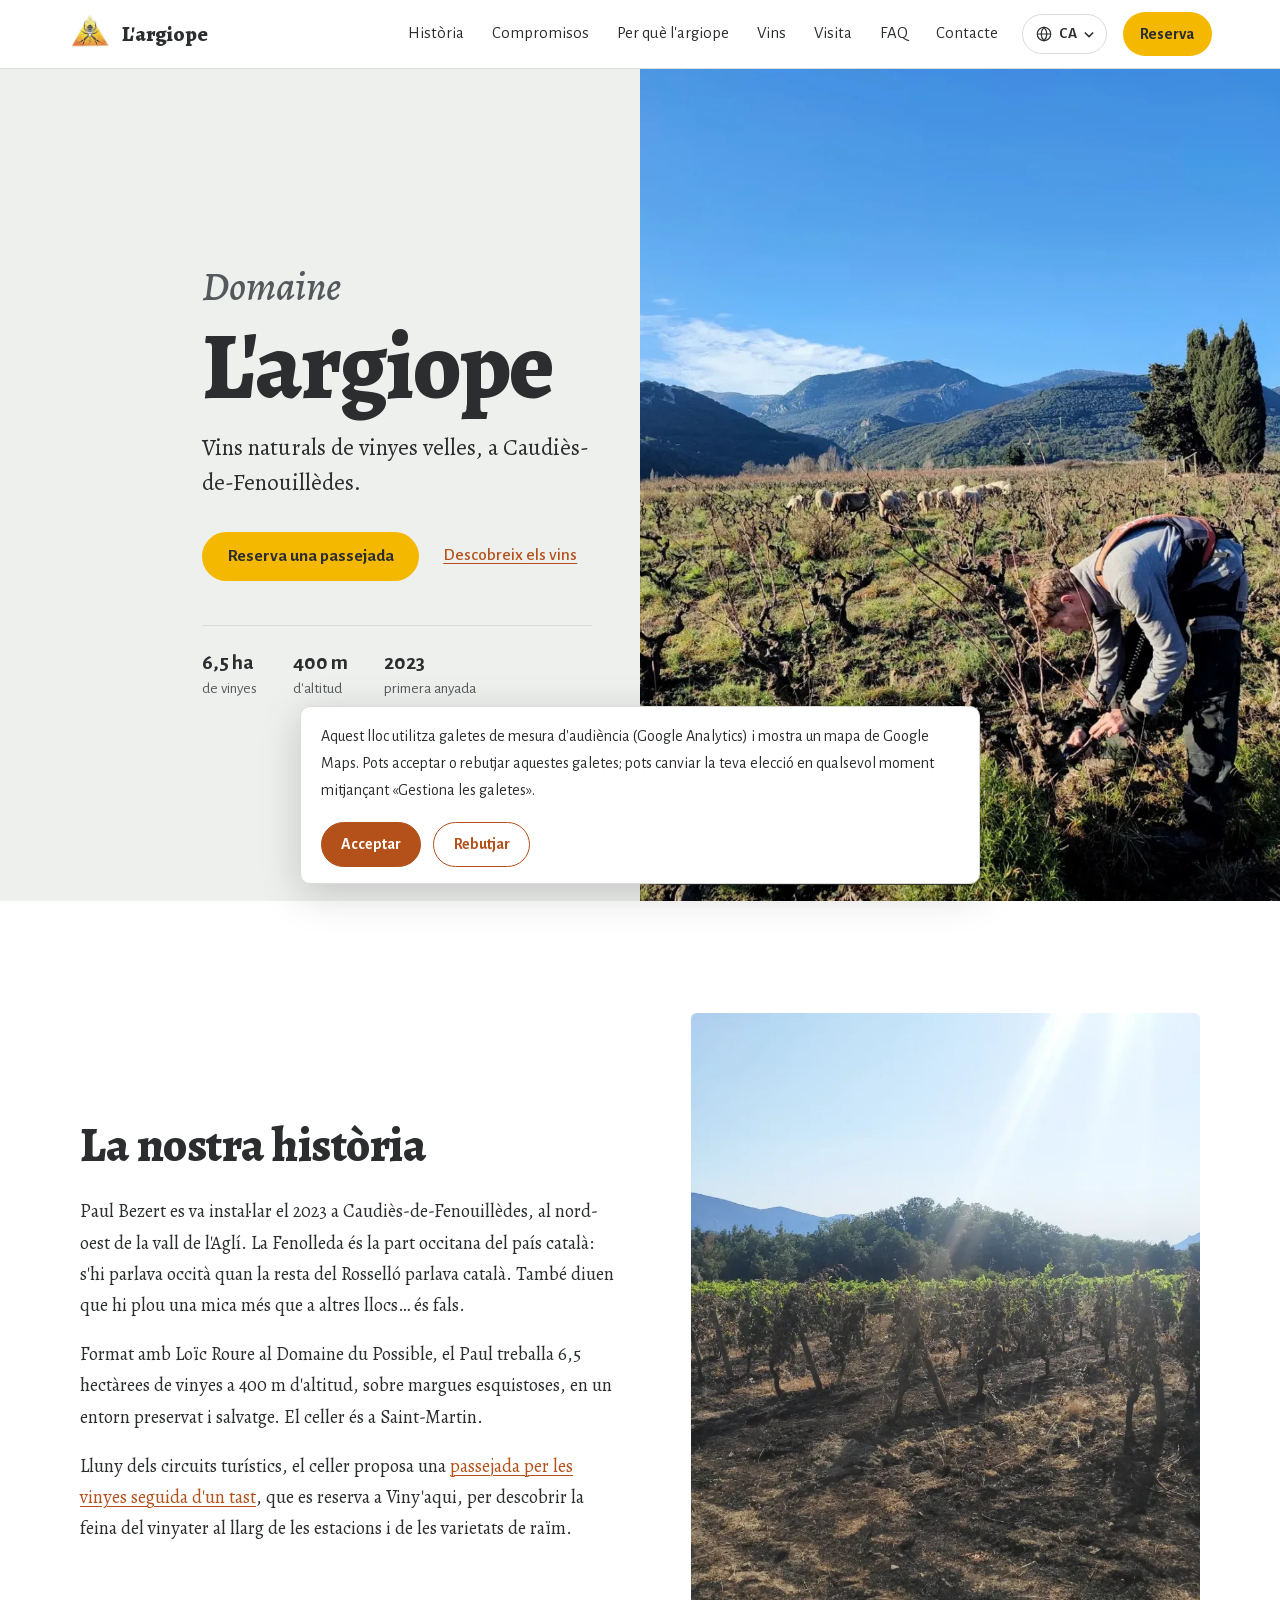
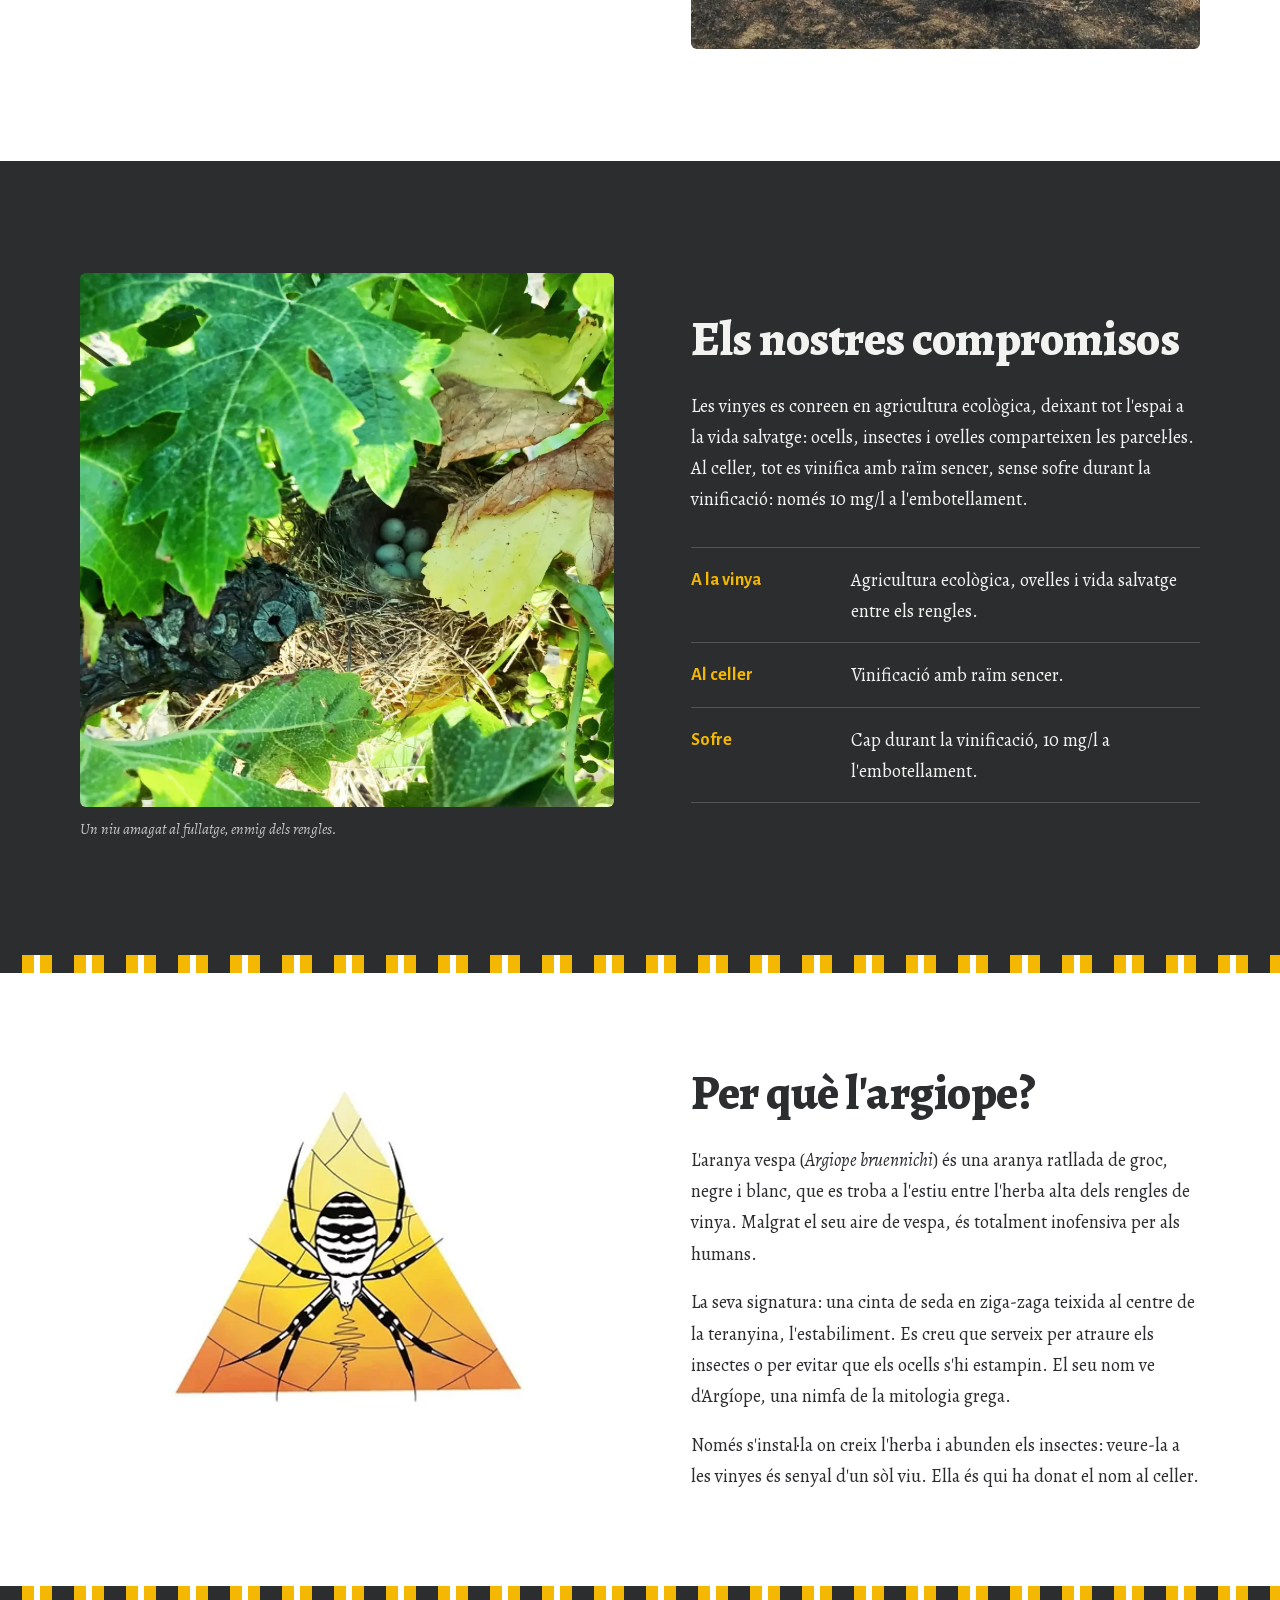
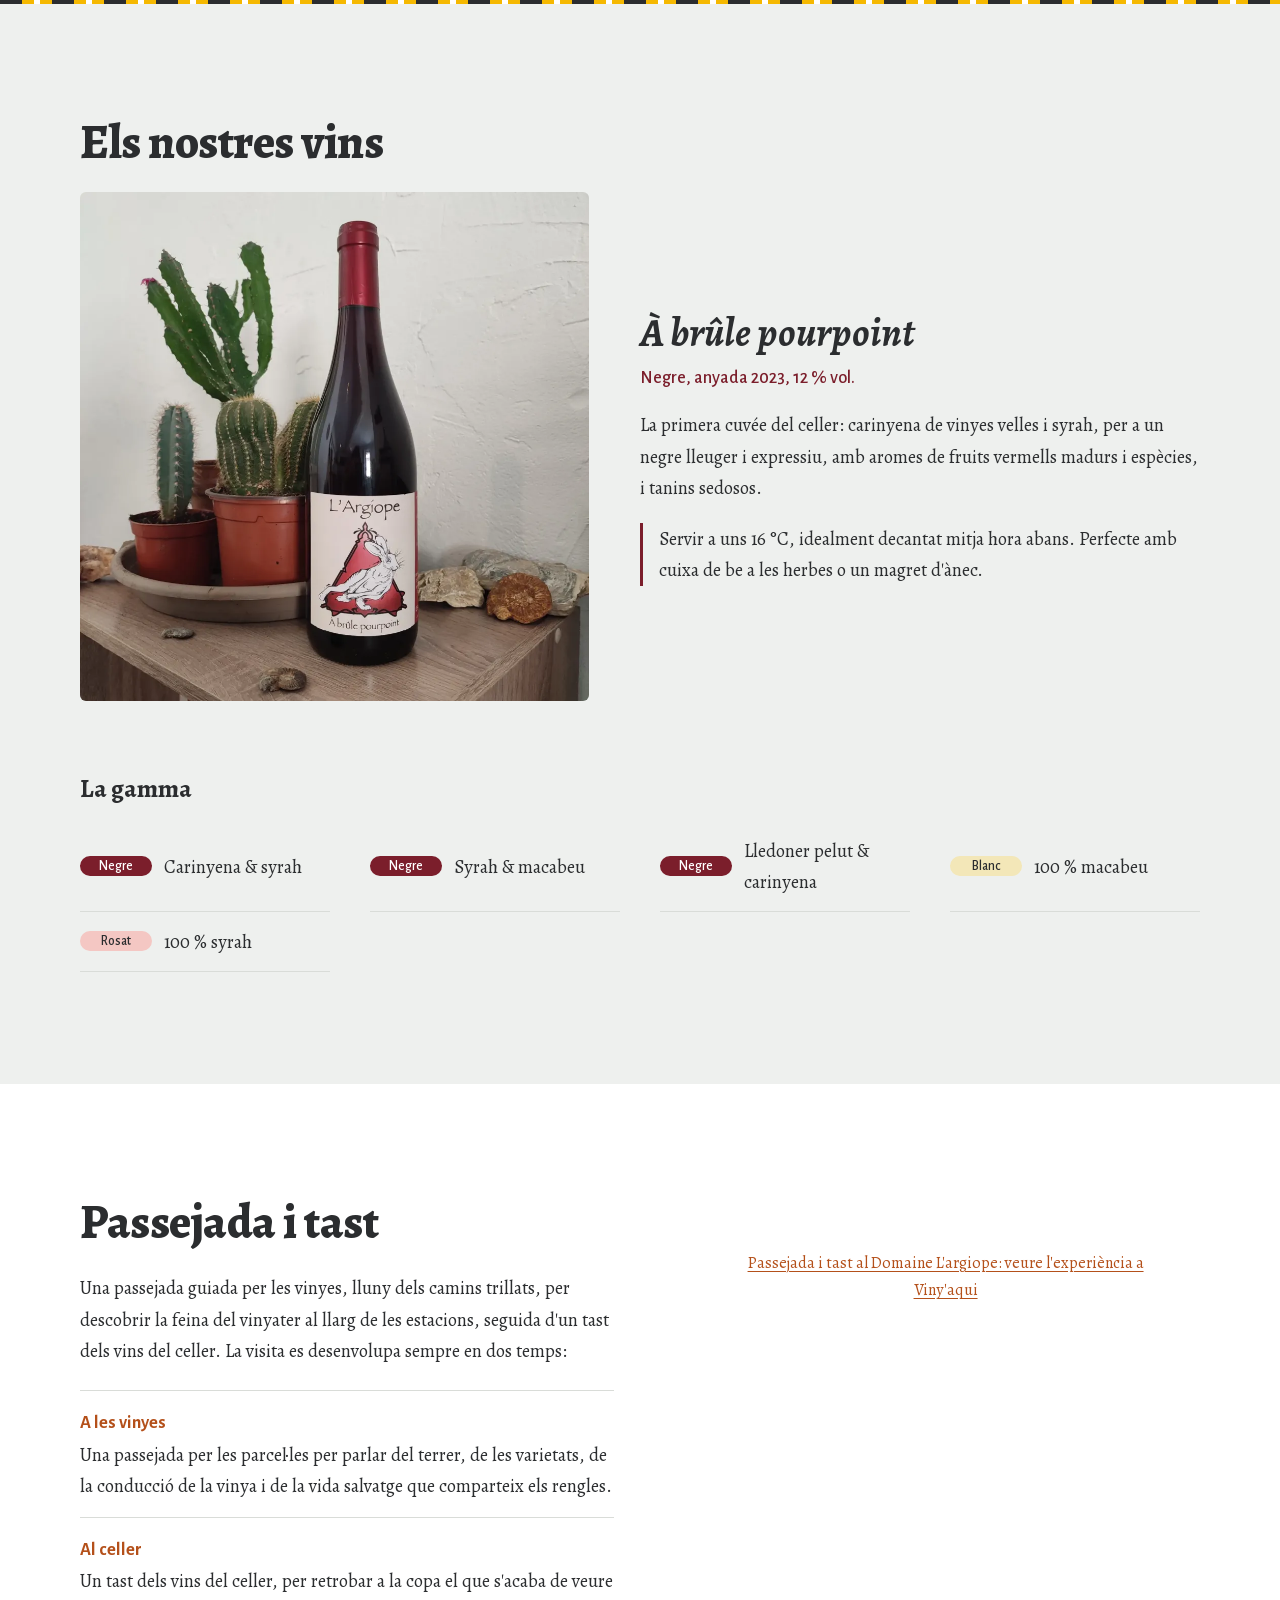
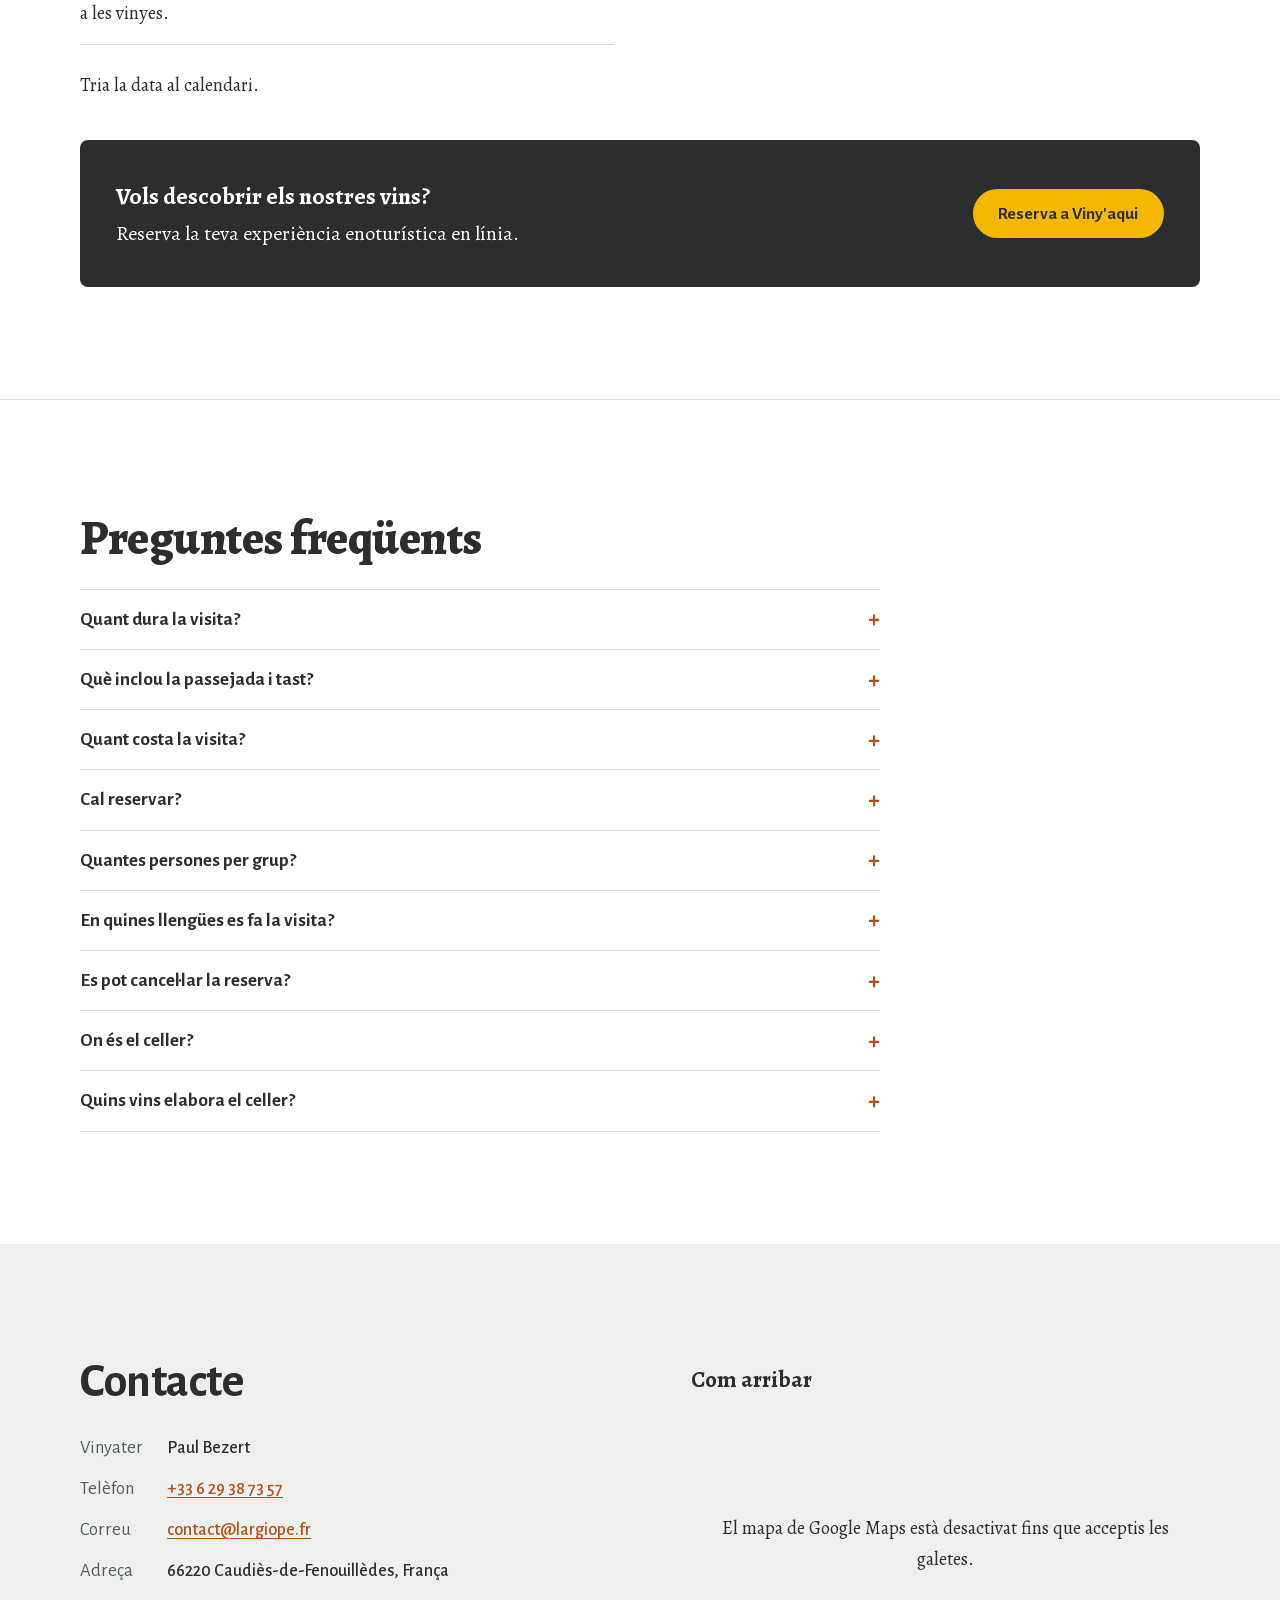
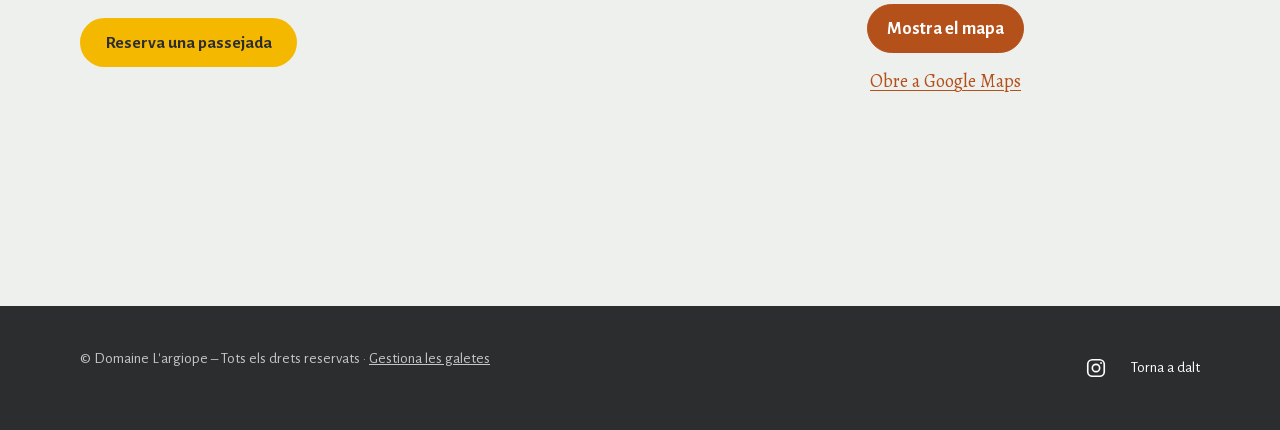
<file: ca/index.html>
<!DOCTYPE html>
<html lang="ca">

<head>
  <meta charset="UTF-8">
  <meta name="viewport" content="width=device-width, initial-scale=1.0">
  <title>L'argiope – Celler a Caudiès-de-Fenouillèdes</title>

  <!-- SEO de base -->
  <meta name="description"
    content="L'argiope, celler a Caudiès-de-Fenouillèdes. Descobreix els nostres vins naturals i reserva la teva visita enoturística.">
  <link rel="canonical" href="https://largiope.fr/ca/">
  <link rel="alternate" hreflang="fr" href="https://largiope.fr/">
  <link rel="alternate" hreflang="en" href="https://largiope.fr/en/">
  <link rel="alternate" hreflang="es" href="https://largiope.fr/es/">
  <link rel="alternate" hreflang="ca" href="https://largiope.fr/ca/">
  <link rel="alternate" hreflang="x-default" href="https://largiope.fr/">

  <!-- Favicon -->
  <link rel="icon" href="/favicon.ico" sizes="48x48">
  <link rel="icon" type="image/png" sizes="32x32" href="/favicon-32x32.png">
  <link rel="apple-touch-icon" href="/apple-touch-icon.png">

  <!-- Open Graph -->
  <meta property="og:type" content="website">
  <meta property="og:title" content="Domaine L'argiope – Celler a la Fenolleda">
  <meta property="og:description"
    content="Celler a Caudiès-de-Fenouillèdes. Vins naturals i visites amb cita prèvia.">
  <meta property="og:url" content="https://largiope.fr/ca/">
  <meta property="og:locale" content="ca_ES">
  <meta property="og:image" content="https://largiope.fr/logo.webp">

  <!-- Twitter Card -->
  <meta name="twitter:card" content="summary">
  <meta name="twitter:image" content="https://largiope.fr/logo.webp">
  <meta name="twitter:title" content="L'argiope – Celler a Caudiès-de-Fenouillèdes">
  <meta name="twitter:description"
    content="Celler independent a Caudiès-de-Fenouillèdes. Vins naturals i visites amb cita prèvia.">

  <!-- Données structurées JSON-LD -->
  <script type="application/ld+json">
  {
    "@context": "https://schema.org",
    "@graph": [
      {
        "@type": [
          "Winery",
          "LocalBusiness"
        ],
        "@id": "https://largiope.fr/#domaine",
        "name": "L'argiope",
        "alternateName": "Domaine L'argiope",
        "description": "Celler fundat el 2023 per Paul Bezert. 6,5 ha de vinyes preservades al cor de la Fenolleda. Passejada guiada immersiva en un entorn salvatge, lluny dels camins trillats.",
        "url": "https://largiope.fr/",
        "logo": "https://largiope.fr/logo.webp",
        "image": [
          "https://largiope.fr/images/argiope1.webp",
          "https://largiope.fr/images/argiope2.webp"
        ],
        "foundingDate": "2023",
        "founder": {
          "@id": "https://largiope.fr/#paul-bezert"
        },
        "address": {
          "@type": "PostalAddress",
          "addressLocality": "Caudiès-de-Fenouillèdes",
          "postalCode": "66220",
          "addressRegion": "Pyrénées-Orientales",
          "addressCountry": "FR"
        },
        "geo": {
          "@type": "GeoCoordinates",
          "latitude": "42.7856902",
          "longitude": "2.4691413"
        },
        "hasMap": "https://www.google.com/maps?q=42.7856902,2.4691413",
        "telephone": "+33629387357",
        "email": "contact@largiope.fr",
        "priceRange": "€€",
        "sameAs": [
          "https://www.instagram.com/largiope/",
          "https://vinyaqui.com/activities/balade-dans-les-vignes-et-degustation-au-domaine-largiope"
        ]
      },
      {
        "@type": "Person",
        "@id": "https://largiope.fr/#paul-bezert",
        "name": "Paul Bezert",
        "jobTitle": "Vinyater",
        "worksFor": {
          "@id": "https://largiope.fr/#domaine"
        }
      },
      {
        "@type": "TouristTrip",
        "@id": "https://largiope.fr/#balade",
        "name": "Passejada per les vinyes i tast al Domaine L'argiope",
        "description": "Una passejada guiada per les vinyes, lluny dels camins trillats, per descobrir la feina del vinyater al llarg de les estacions, seguida d'un tast dels vins del celler.",
        "url": "https://vinyaqui.com/activities/balade-dans-les-vignes-et-degustation-au-domaine-largiope",
        "provider": {
          "@id": "https://largiope.fr/#domaine"
        },
        "offers": {
          "@type": "Offer",
          "url": "https://vinyaqui.com/activities/balade-dans-les-vignes-et-degustation-au-domaine-largiope",
          "price": "20",
          "priceCurrency": "EUR"
        }
      },
      {
        "@type": "FAQPage",
        "@id": "https://largiope.fr/ca/#faq",
        "mainEntity": [
          {
            "@type": "Question",
            "name": "Quant dura la visita?",
            "acceptedAnswer": {
              "@type": "Answer",
              "text": "Unes 2 hores: una visita guiada per les vinyes i, després, un tast comentat al celler."
            }
          },
          {
            "@type": "Question",
            "name": "Què inclou la passejada i tast?",
            "acceptedAnswer": {
              "@type": "Answer",
              "text": "Una visita guiada per les vinyes, un tast comentat de 4 a 6 vins del celler i un platet de tapes."
            }
          },
          {
            "@type": "Question",
            "name": "Quant costa la visita?",
            "acceptedAnswer": {
              "@type": "Answer",
              "text": "20 € per adult, gratuït per als infants. Tast i platet de tapes inclosos."
            }
          },
          {
            "@type": "Question",
            "name": "Cal reservar?",
            "acceptedAnswer": {
              "@type": "Answer",
              "text": "Sí, el celler només es visita amb cita prèvia, com a mínim amb 2 dies d'antelació. Reserva en línia amb el calendari d'aquesta pàgina o a Viny'aqui."
            }
          },
          {
            "@type": "Question",
            "name": "Quantes persones per grup?",
            "acceptedAnswer": {
              "@type": "Answer",
              "text": "De 2 a 10 persones, per a una visita en grup reduït."
            }
          },
          {
            "@type": "Question",
            "name": "En quines llengües es fa la visita?",
            "acceptedAnswer": {
              "@type": "Answer",
              "text": "En francès, anglès, castellà i català."
            }
          },
          {
            "@type": "Question",
            "name": "Es pot cancel·lar la reserva?",
            "acceptedAnswer": {
              "@type": "Answer",
              "text": "Sí, la cancel·lació és gratuïta fins a 1 dia abans de la visita."
            }
          },
          {
            "@type": "Question",
            "name": "On és el celler?",
            "acceptedAnswer": {
              "@type": "Answer",
              "text": "A Caudiès-de-Fenouillèdes (66220), als Pirineus Orientals, França, al cor de la Fenolleda, al nord-oest de la vall de l'Aglí. Les vinyes són a 400 m d'altitud."
            }
          },
          {
            "@type": "Question",
            "name": "Quins vins elabora el celler?",
            "acceptedAnswer": {
              "@type": "Answer",
              "text": "Vins naturals de vinyes velles, en agricultura ecològica, vinificats amb raïm sencer, sense sofre durant la vinificació (10 mg/l a l'embotellament). Negres, un blanc i un rosat, a base de carinyena, syrah, lledoner pelut i macabeu."
            }
          }
        ]
      }
    ]
  }
  </script>

  <link rel="preload" href="/fonts/alegreya.woff2" as="font" type="font/woff2" crossorigin>

  <link rel="stylesheet" href="https://vinyaqui.com/widget/booking-widget.css?v=1.4">
  <!-- Après le CSS du widget : la feuille impose le thème du domaine -->
  <link rel="stylesheet" href="/styles.css">
  <!-- Surcharge après le CSS du widget pour imposer le thème du domaine (le .vw-widget redéfinit le bleu par défaut) -->
</head>

<body>
  <a class="skip-link" href="#histoire">Vés al contingut</a>

  <header class="site-header">
    <nav class="nav" aria-label="Navegació principal">
      <a class="brand" href="#accueil">
        <img src="/logo.webp" width="400" height="400" alt="">
        L'argiope
      </a>
      <button type="button" class="nav-toggle" aria-expanded="false" aria-controls="nav-links">
        <span class="nav-toggle-bars" aria-hidden="true"></span>
        Menú </button>
      <ul class="nav-links" id="nav-links">
        <li><a href="#histoire">Història</a></li>
        <li><a href="#engagements">Compromisos</a></li>
        <li><a href="#argiope">Per què l'argiope</a></li>
        <li><a href="#cuvees">Vins</a></li>
        <li><a href="#visite">Visita</a></li>
        <li><a href="#faq">FAQ</a></li>
        <li><a href="#contact">Contacte</a></li>
        <li class="lang-switch"><details><summary aria-label="Idioma"><svg class="lang-globe" viewBox="0 0 24 24" width="18" height="18" fill="none" stroke="currentColor" stroke-width="1.6" aria-hidden="true"><circle cx="12" cy="12" r="9"/><path d="M3 12h18M12 3c2.5 2.7 3.8 5.7 3.8 9s-1.3 6.3-3.8 9c-2.5-2.7-3.8-5.7-3.8-9S9.5 5.7 12 3z"/></svg><span>CA</span><svg class="lang-chevron" viewBox="0 0 12 8" width="10" height="7" fill="none" stroke="currentColor" stroke-width="1.8" aria-hidden="true"><path d="M1 1.5l5 5 5-5"/></svg></summary><ul><li><a href="/" hreflang="fr" lang="fr">Français</a></li><li><a href="/en/" hreflang="en" lang="en">English</a></li><li><a href="/es/" hreflang="es" lang="es">Español</a></li><li><a href="/ca/" hreflang="ca" lang="ca" aria-current="page">Català</a></li></ul></details></li>
        <li class="nav-cta"><a href="#visite" data-no-spy>Reserva</a></li>
      </ul>
    </nav>
  </header>

  <main>
    <section class="hero" id="accueil">
      <div class="hero-text">
        <h1><span>Domaine</span>L'argiope</h1>
        <p class="subtitle">Vins naturals de vinyes velles, a Caudiès-de-Fenouillèdes.</p>
        <div class="hero-actions">
          <a class="button" href="#visite">Reserva una passejada</a>
          <a class="link" href="#cuvees">Descobreix els vins</a>
        </div>
        <dl class="facts">
          <div>
            <dt>6,5 ha</dt>
            <dd>de vinyes</dd>
          </div>
          <div>
            <dt>400 m</dt>
            <dd>d'altitud</dd>
          </div>
          <div>
            <dt>2023</dt>
            <dd>primera anyada</dd>
          </div>
        </dl>
      </div>
      <figure class="hero-photo">
        <img src="/images/argiope1.webp" width="1000" height="1250" fetchpriority="high"
          alt="Paul Bezert podant les seves vinyes velles, amb un ramat d'ovelles i les muntanyes de la Fenolleda al fons">
        <figcaption>Poda d'hivern, amb les ovelles que cuiden els rengles.</figcaption>
      </figure>
    </section>

    <section class="section" id="histoire">
      <div class="section-inner split">
        <div class="prose">
          <h2>La nostra història</h2>
          <p>
            Paul Bezert es va instal·lar el 2023 a Caudiès-de-Fenouillèdes, al nord-oest de la vall de l'Aglí. La Fenolleda és la part occitana del país català: s'hi parlava occità quan la resta del Rosselló parlava català. També diuen que hi plou una mica més que a altres llocs… és fals.
          </p>
          <p>
            Format amb Loïc Roure al Domaine du Possible, el Paul treballa 6,5 hectàrees de vinyes a 400 m d'altitud, sobre margues esquistoses, en un entorn preservat i salvatge. El celler és a Saint-Martin.
          </p>
          <p>
            Lluny dels circuits turístics, el celler proposa una
            <a href="https://vinyaqui.com/activities/balade-dans-les-vignes-et-degustation-au-domaine-largiope"
              target="_blank" rel="noopener">passejada per les vinyes seguida d'un tast</a>, que es reserva a Viny'aqui, per descobrir la feina del vinyater al llarg de les estacions i de les varietats de raïm.
          </p>
        </div>
        <img class="rounded story-photo" src="/images/argiope2.webp" width="1000" height="1000" loading="lazy"
          alt="Rengles de vinya a l'estiu al Domaine L'argiope, sota el sol de la Fenolleda">
      </div>
    </section>

    <section class="section is-dark" id="engagements">
      <div class="section-inner split is-reversed">
        <div class="prose">
          <h2>Els nostres compromisos</h2>
          <p>
            Les vinyes es conreen en agricultura ecològica, deixant tot l'espai a la vida salvatge: ocells, insectes i ovelles comparteixen les parcel·les. Al celler, tot es vinifica amb raïm sencer, sense sofre durant la vinificació: només 10 mg/l a l'embotellament.
          </p>
          <ul class="commitments">
            <li><strong>A la vinya</strong> Agricultura ecològica, ovelles i vida salvatge entre els rengles.</li>
            <li><strong>Al celler</strong> Vinificació amb raïm sencer.</li>
            <li><strong>Sofre</strong> Cap durant la vinificació, 10 mg/l a l'embotellament.</li>
          </ul>
        </div>
        <figure class="commitments-photo">
          <img class="rounded" src="/images/argiope-biodiv.webp" width="1000" height="1000" loading="lazy"
            alt="Niu d'ocell amb els ous, amagat al fullatge d'una de les vinyes del celler">
          <figcaption>Un niu amagat al fullatge, enmig dels rengles.</figcaption>
        </figure>
      </div>
    </section>

    <section class="section argiope-section" id="argiope">
      <div class="section-inner split">
        <img class="argiope-emblem" src="/logo.webp" width="400" height="400" loading="lazy"
          alt="Il·lustració d'una aranya vespa a la seva teranyina, emblema del celler">
        <div class="prose">
          <h2>Per què l'argiope?</h2>
          <p>
            L'aranya vespa (<span class="latin">Argiope bruennichi</span>) és una aranya ratllada de groc, negre i blanc, que es troba a l'estiu entre l'herba alta dels rengles de vinya. Malgrat el seu aire de vespa, és totalment inofensiva per als humans.
          </p>
          <p>
            La seva signatura: una cinta de seda en ziga-zaga teixida al centre de la teranyina, l'estabiliment. Es creu que serveix per atraure els insectes o per evitar que els ocells s'hi estampin. El seu nom ve d'Argíope, una nimfa de la mitologia grega.
          </p>
          <p>
            Només s'instal·la on creix l'herba i abunden els insectes: veure-la a les vinyes és senyal d'un sòl viu. Ella és qui ha donat el nom al celler.
          </p>
        </div>
      </div>
    </section>

    <section class="section is-stone" id="cuvees">
      <div class="section-inner">
        <h2>Els nostres vins</h2>
        <div class="cuvee-feature">
          <img class="rounded" src="/images/argiope-bouteille.webp" width="1000" height="1000" loading="lazy"
            alt="Ampolla de la cuvée À brûle pourpoint del Domaine L'argiope">
          <div class="prose">
            <h3>À brûle pourpoint</h3>
            <p class="cuvee-meta">Negre, anyada 2023, 12 % vol.</p>
            <p>
              La primera cuvée del celler: carinyena de vinyes velles i syrah, per a un negre lleuger i expressiu, amb aromes de fruits vermells madurs i espècies, i tanins sedosos.
            </p>
            <p class="serving">
              Servir a uns 16 °C, idealment decantat mitja hora abans. Perfecte amb cuixa de be a les herbes o un magret d'ànec.
            </p>
          </div>
        </div>

        <h3 class="range-heading">La gamma</h3>
        <ul class="cuvee-list">
          <li><span class="cuvee-color rouge">Negre</span> Carinyena &amp; syrah</li>
          <li><span class="cuvee-color rouge">Negre</span> Syrah &amp; macabeu</li>
          <li><span class="cuvee-color rouge">Negre</span> Lledoner pelut &amp; carinyena</li>
          <li><span class="cuvee-color blanc">Blanc</span> 100 % macabeu</li>
          <li><span class="cuvee-color rose">Rosat</span> 100 % syrah</li>
        </ul>
      </div>
    </section>

    <section class="section" id="visite">
      <div class="section-inner">
        <div class="split visit-layout">
          <div class="visit-intro">
            <h2>Passejada i tast</h2>
            <p>
              Una passejada guiada per les vinyes, lluny dels camins trillats, per descobrir la feina del vinyater al llarg de les estacions, seguida d'un tast dels vins del celler. La visita es desenvolupa sempre en dos temps:
            </p>
            <ol class="visit-steps">
              <li>
                <strong>A les vinyes</strong>
                Una passejada per les parcel·les per parlar del terrer, de les varietats, de la conducció de la vinya i de la vida salvatge que comparteix els rengles.
              </li>
              <li>
                <strong>Al celler</strong>
                Un tast dels vins del celler, per retrobar a la copa el que s'acaba de veure a les vinyes.
              </li>
            </ol>
            <p>Tria la data al calendari.</p>
          </div>

          <div class="visit-booking">
            <!-- Widget de réservation Vinyaqui -->
<div id="vinyaqui-widget"></div>
<a class="vinyaqui-backlink" href="https://vinyaqui.com/activities/balade-dans-les-vignes-et-degustation-au-domaine-largiope" target="_blank" rel="noopener">Passejada i tast al Domaine L'argiope: veure l'experiència a Viny'aqui</a>
<link rel="stylesheet" href="https://vinyaqui.com/widget/booking-widget.css?v=1.4">
<script
  src="https://vinyaqui.com/widget/booking-widget.js?v=1.4"
  data-api-base="https://vinyaqui.com/api"
  data-activity="balade-dans-les-vignes-et-degustation-au-domaine-largiope"
  data-api-key="vk_mxXzZPxHzOt8ceDX3143VOVY3vmDTohiisZg803X01AUHUoBG8ID1qFdutLD"
  data-target="#vinyaqui-widget"
></script>
          </div>
        </div>

        <div class="cta-box">
          <p><strong>Vols descobrir els nostres vins?</strong> Reserva la teva experiència enoturística en línia.</p>
          <a class="button" href="https://vinyaqui.com/activities/balade-dans-les-vignes-et-degustation-au-domaine-largiope"
            target="_blank" rel="noopener">Reserva a Viny'aqui</a>
        </div>
      </div>
    </section>

    <section class="section faq-section" id="faq">
      <div class="section-inner">
        <h2>Preguntes freqüents</h2>
        <div class="faq-list">
          <details>
            <summary>Quant dura la visita?</summary>
            <p>Unes 2 hores: una visita guiada per les vinyes i, després, un tast comentat al celler.</p>
          </details>
          <details>
            <summary>Què inclou la passejada i tast?</summary>
            <p>Una visita guiada per les vinyes, un tast comentat de 4 a 6 vins del celler i un platet de tapes.</p>
          </details>
          <details>
            <summary>Quant costa la visita?</summary>
            <p>20 € per adult, gratuït per als infants. Tast i platet de tapes inclosos.</p>
          </details>
          <details>
            <summary>Cal reservar?</summary>
            <p>Sí, el celler només es visita amb cita prèvia, com a mínim amb 2 dies d'antelació. Reserva en línia amb el <a href="#visite">calendari d'aquesta pàgina</a> o a <a href="https://vinyaqui.com/activities/balade-dans-les-vignes-et-degustation-au-domaine-largiope" target="_blank" rel="noopener">Viny'aqui</a>.</p>
          </details>
          <details>
            <summary>Quantes persones per grup?</summary>
            <p>De 2 a 10 persones, per a una visita en grup reduït.</p>
          </details>
          <details>
            <summary>En quines llengües es fa la visita?</summary>
            <p>En francès, anglès, castellà i català.</p>
          </details>
          <details>
            <summary>Es pot cancel·lar la reserva?</summary>
            <p>Sí, la cancel·lació és gratuïta fins a 1 dia abans de la visita.</p>
          </details>
          <details>
            <summary>On és el celler?</summary>
            <p>A Caudiès-de-Fenouillèdes (66220), als Pirineus Orientals, França, al cor de la Fenolleda, al nord-oest de la vall de l'Aglí. Les vinyes són a 400 m d'altitud.</p>
          </details>
          <details>
            <summary>Quins vins elabora el celler?</summary>
            <p>Vins naturals de vinyes velles, en agricultura ecològica, vinificats amb raïm sencer, sense sofre durant la vinificació (10 mg/l a l'embotellament). Negres, un blanc i un rosat, a base de carinyena, syrah, lledoner pelut i macabeu.</p>
          </details>
        </div>
      </div>
    </section>

    <section class="section is-stone map-section" id="contact">
      <div class="section-inner split">
        <div class="contact-info">
          <h2>Contacte</h2>
          <dl>
            <dt>Vinyater</dt>
            <dd>Paul Bezert</dd>
            <dt>Telèfon</dt>
            <dd><a href="tel:+33629387357">+33 6 29 38 73 57</a></dd>
            <dt>Correu</dt>
            <dd><a href="mailto:contact@largiope.fr">contact@largiope.fr</a></dd>
            <dt>Adreça</dt>
            <dd>66220 Caudiès-de-Fenouillèdes, França</dd>
          </dl>
          <a class="button" href="#visite">Reserva una passejada</a>
        </div>
        <div>
          <h3>Com arribar</h3>
          <div id="map-container">
            <div class="map-placeholder">
              <p>El mapa de Google Maps està desactivat fins que acceptis les galetes.</p>
              <button type="button" data-cookie-accept>Mostra el mapa</button>
              <a href="https://www.google.com/maps?q=42.7856902,2.4691413" target="_blank" rel="noopener noreferrer">Obre a Google Maps</a>
            </div>
          </div>
        </div>
      </div>
    </section>
  </main>

  <footer>
    <div class="footer-inner">
      <p>© Domaine L'argiope – Tots els drets reservats · <button type="button" class="cookie-link" data-cookie-manage>Gestiona les galetes</button></p>
      <div class="footer-actions">
        <a class="footer-social" href="https://www.instagram.com/largiope/" target="_blank" rel="noopener" aria-label="El Domaine L'argiope a Instagram"><svg viewBox="0 0 24 24" width="22" height="22" fill="none" stroke="currentColor" stroke-width="1.8" aria-hidden="true"><rect x="3" y="3" width="18" height="18" rx="5"/><circle cx="12" cy="12" r="4"/><circle cx="17.5" cy="6.5" r="1" fill="currentColor" stroke="none"/></svg></a>
        <a class="footer-top" href="#accueil">Torna a dalt</a>
      </div>
    </div>
  </footer>

  <div class="cookie-banner" id="cookie-banner" role="dialog" aria-label="Gestió de galetes" hidden>
    <p>Aquest lloc utilitza galetes de mesura d'audiència (Google Analytics) i mostra un mapa de Google Maps. Pots acceptar o rebutjar aquestes galetes; pots canviar la teva elecció en qualsevol moment mitjançant «Gestiona les galetes».</p>
    <div class="cookie-actions">
      <button type="button" data-cookie-accept>Acceptar</button>
      <button type="button" class="secondary" data-cookie-refuse>Rebutjar</button>
    </div>
  </div>

  <script>
    (function () {
      var toggle = document.querySelector('.nav-toggle');
      var links = document.getElementById('nav-links');

      function closeMenu() {
        links.classList.remove('is-open');
        toggle.setAttribute('aria-expanded', 'false');
      }

      toggle.addEventListener('click', function () {
        var isOpen = links.classList.toggle('is-open');
        toggle.setAttribute('aria-expanded', isOpen ? 'true' : 'false');
      });

      var langMenu = document.querySelector('.lang-switch details');
      function closeLang() { langMenu.removeAttribute('open'); }
      document.addEventListener('click', function (event) {
        if (!langMenu.contains(event.target)) { closeLang(); }
      });

      links.addEventListener('click', function (event) {
        if (event.target.closest('a')) { closeMenu(); }
      });

      document.addEventListener('keydown', function (event) {
        if (event.key === 'Escape' && langMenu.open) {
          closeLang();
          langMenu.querySelector('summary').focus();
        }
        if (event.key === 'Escape' && links.classList.contains('is-open')) {
          closeMenu();
          toggle.focus();
        }
      });

      // Met en évidence dans le menu la section en cours de lecture
      if (!('IntersectionObserver' in window)) { return; }
      var navLinks = links.querySelectorAll('a[href^="#"]:not([data-no-spy])');
      var observer = new IntersectionObserver(function (entries) {
        entries.forEach(function (entry) {
          if (!entry.isIntersecting) { return; }
          navLinks.forEach(function (link) {
            if (link.getAttribute('href') === '#' + entry.target.id) {
              link.setAttribute('aria-current', 'true');
            } else {
              link.removeAttribute('aria-current');
            }
          });
        });
      }, { rootMargin: '-45% 0px -50% 0px' });
      document.querySelectorAll('main > section[id]').forEach(function (section) {
        observer.observe(section);
      });
    })();
  </script>

  <script>
    (function () {
      var KEY = 'largiope_cookie_consent';
      var GA_ID = 'G-T5MY7XYJL2';
      var banner = document.getElementById('cookie-banner');
      var mapContainer = document.getElementById('map-container');
      var placeholderHtml = mapContainer.innerHTML;

      function getChoice() {
        try { return localStorage.getItem(KEY); } catch (e) { return null; }
      }

      function setChoice(value) {
        try { localStorage.setItem(KEY, value); } catch (e) {}
      }

      function loadAnalytics() {
        if (window.gtag) { return; }
        var script = document.createElement('script');
        script.async = true;
        script.src = 'https://www.googletagmanager.com/gtag/js?id=' + GA_ID;
        document.head.appendChild(script);
        window.dataLayer = window.dataLayer || [];
        window.gtag = function () { dataLayer.push(arguments); };
        gtag('js', new Date());
        gtag('config', GA_ID);
      }

      function loadMap() {
        mapContainer.innerHTML = '<iframe title="Mapa de Google Maps del Domaine L\'argiope" loading="lazy" referrerpolicy="no-referrer-when-downgrade" src="https://maps.google.com/maps?q=42.7856902,2.4691413&z=13&output=embed"></iframe>';
      }

      function apply(choice) {
        banner.hidden = true;
        if (choice === 'accepted') {
          loadAnalytics();
          loadMap();
        } else {
          mapContainer.innerHTML = placeholderHtml;
        }
      }

      document.addEventListener('click', function (event) {
        var target = event.target;
        if (target.closest('[data-cookie-accept]')) {
          setChoice('accepted');
          apply('accepted');
        } else if (target.closest('[data-cookie-refuse]')) {
          setChoice('refused');
          if (window.gtag) { window.location.reload(); } else { apply('refused'); }
        } else if (target.closest('[data-cookie-manage]')) {
          banner.hidden = false;
        }
      });

      var choice = getChoice();
      if (choice) { apply(choice); } else { banner.hidden = false; }
    })();
  </script>
</body>

</html>
</file>
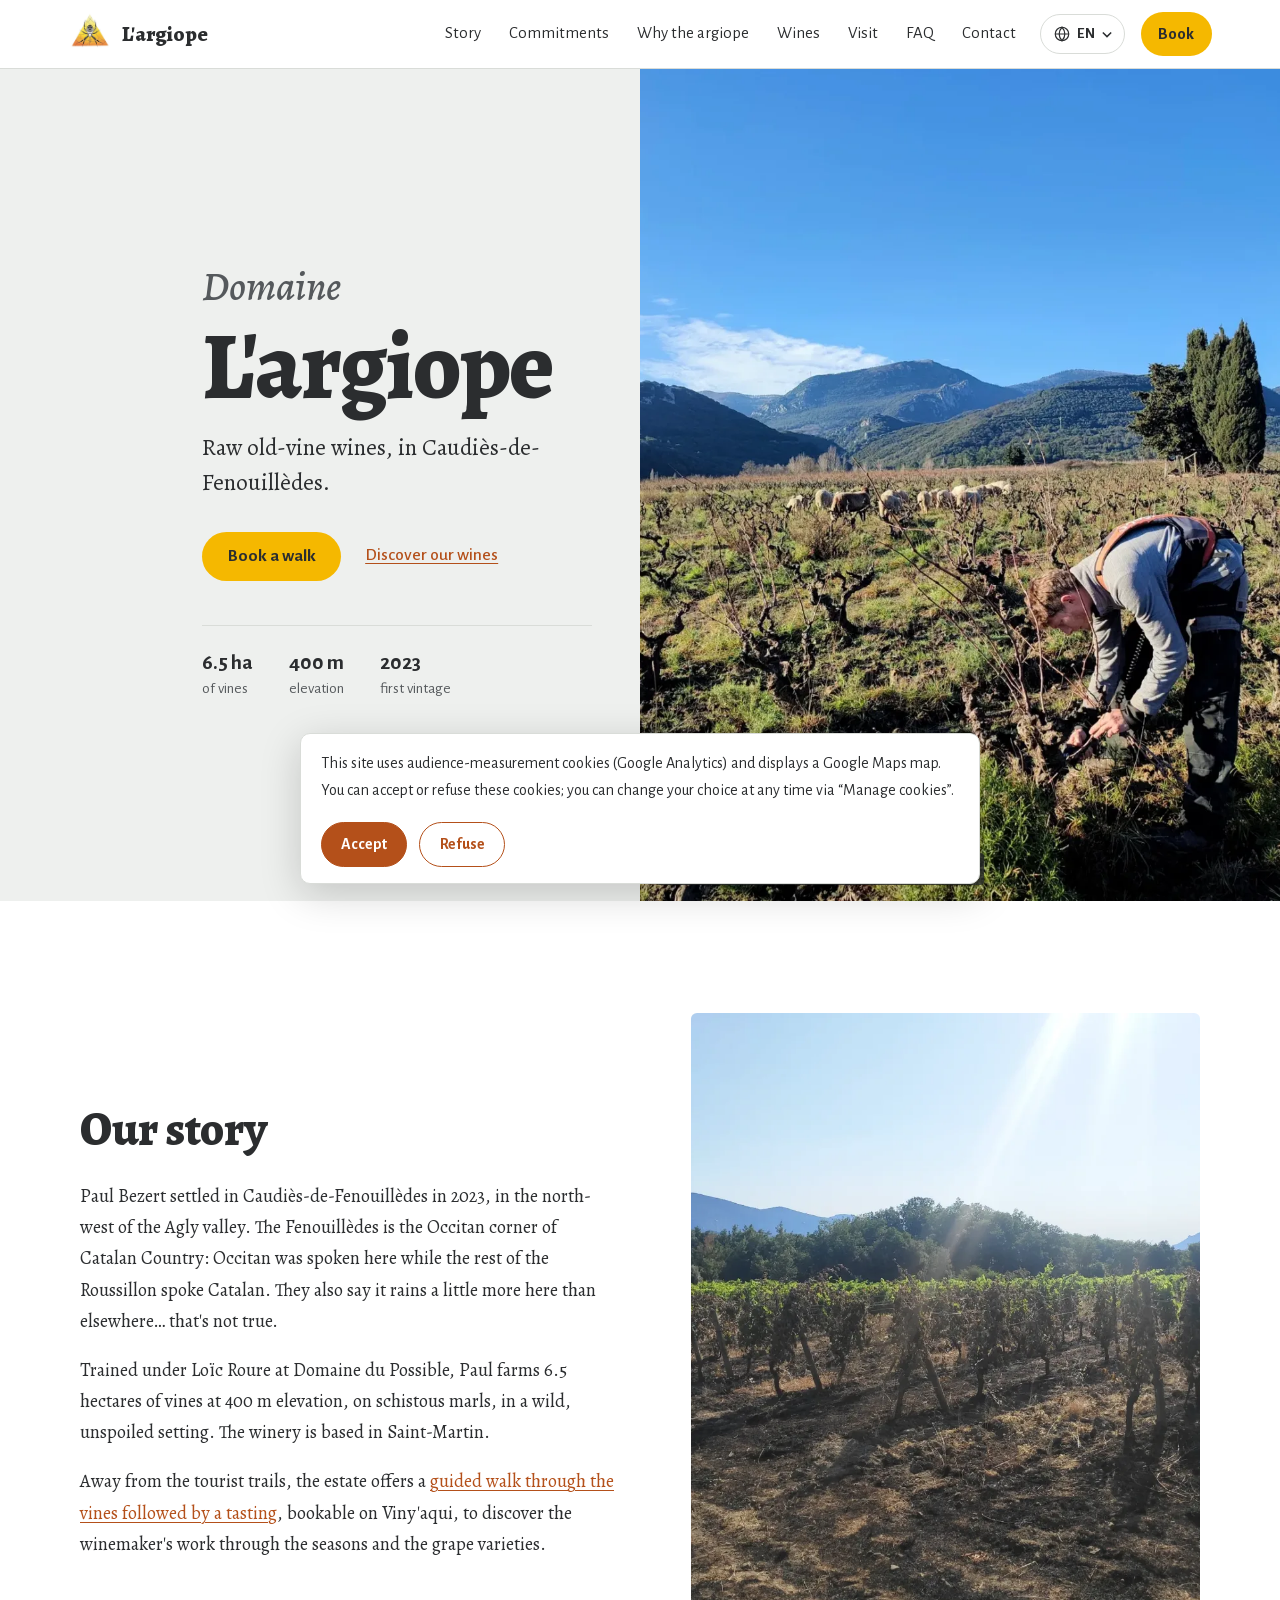
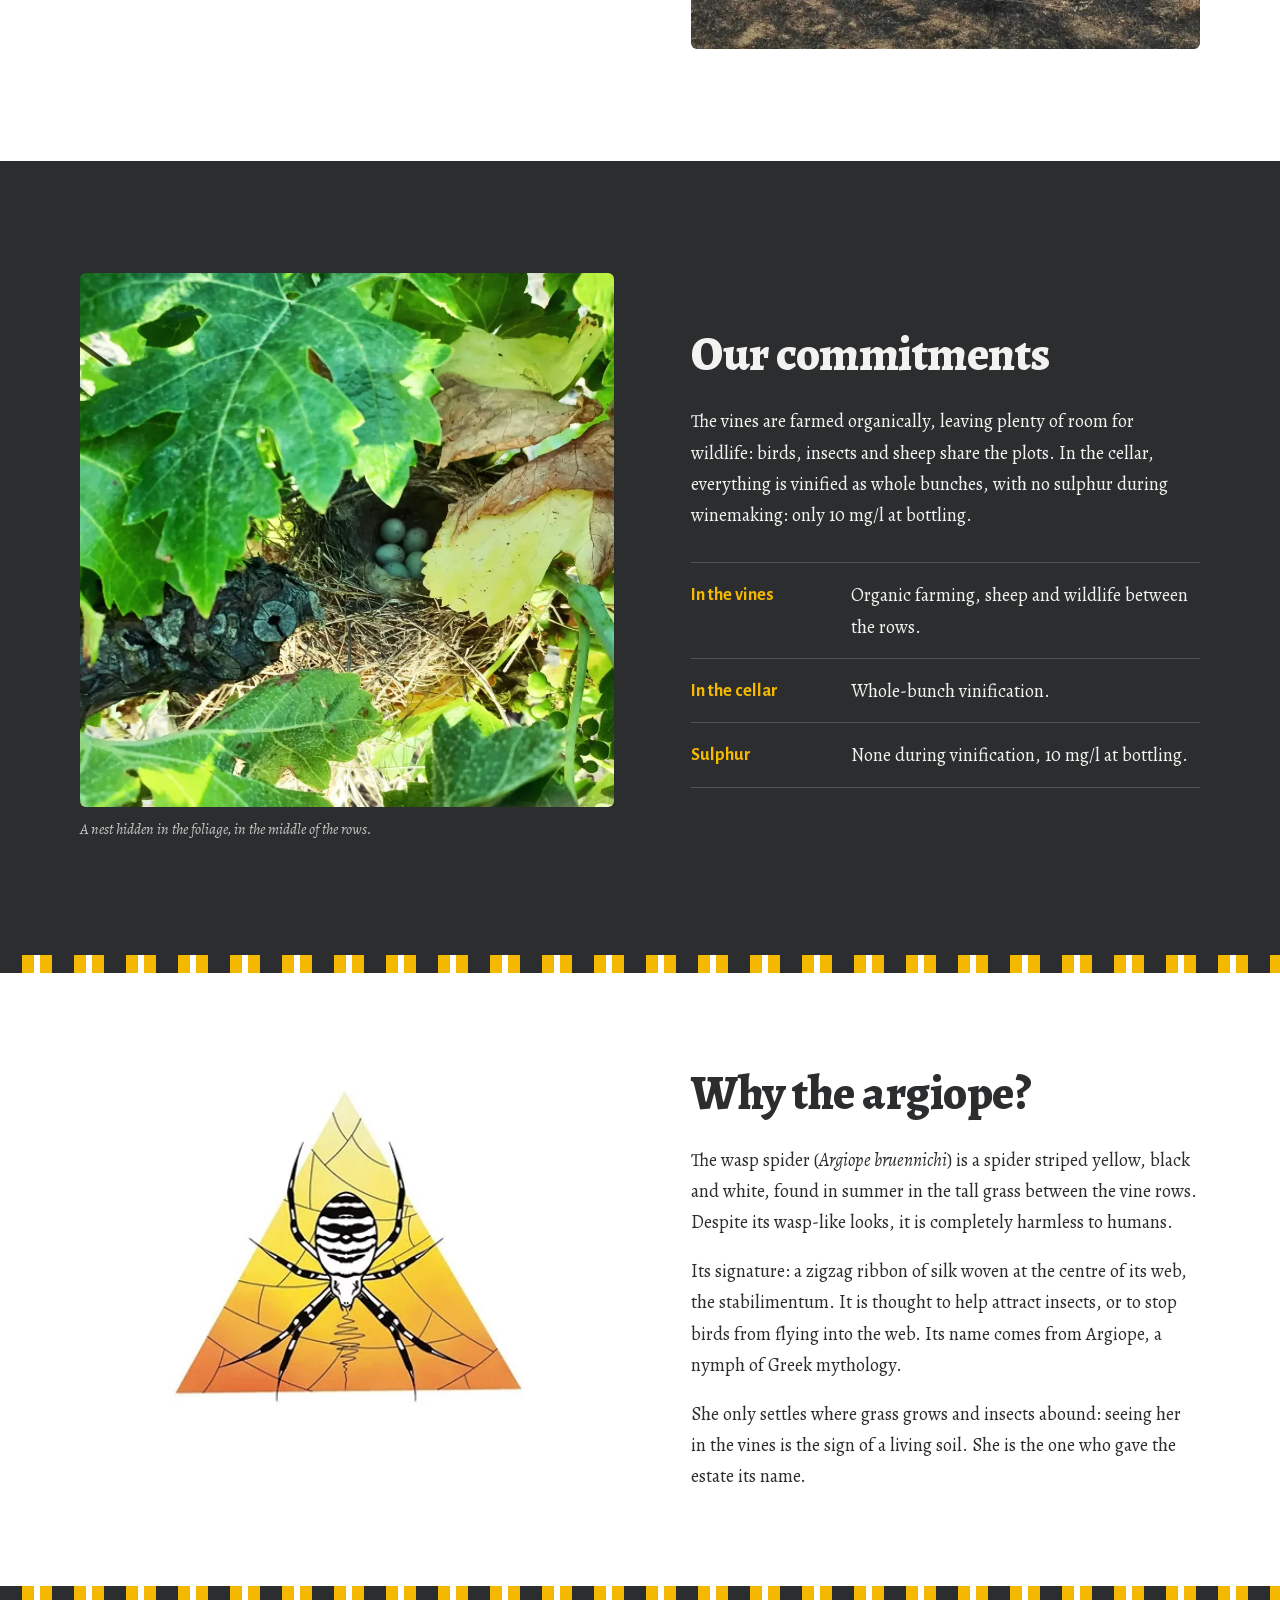
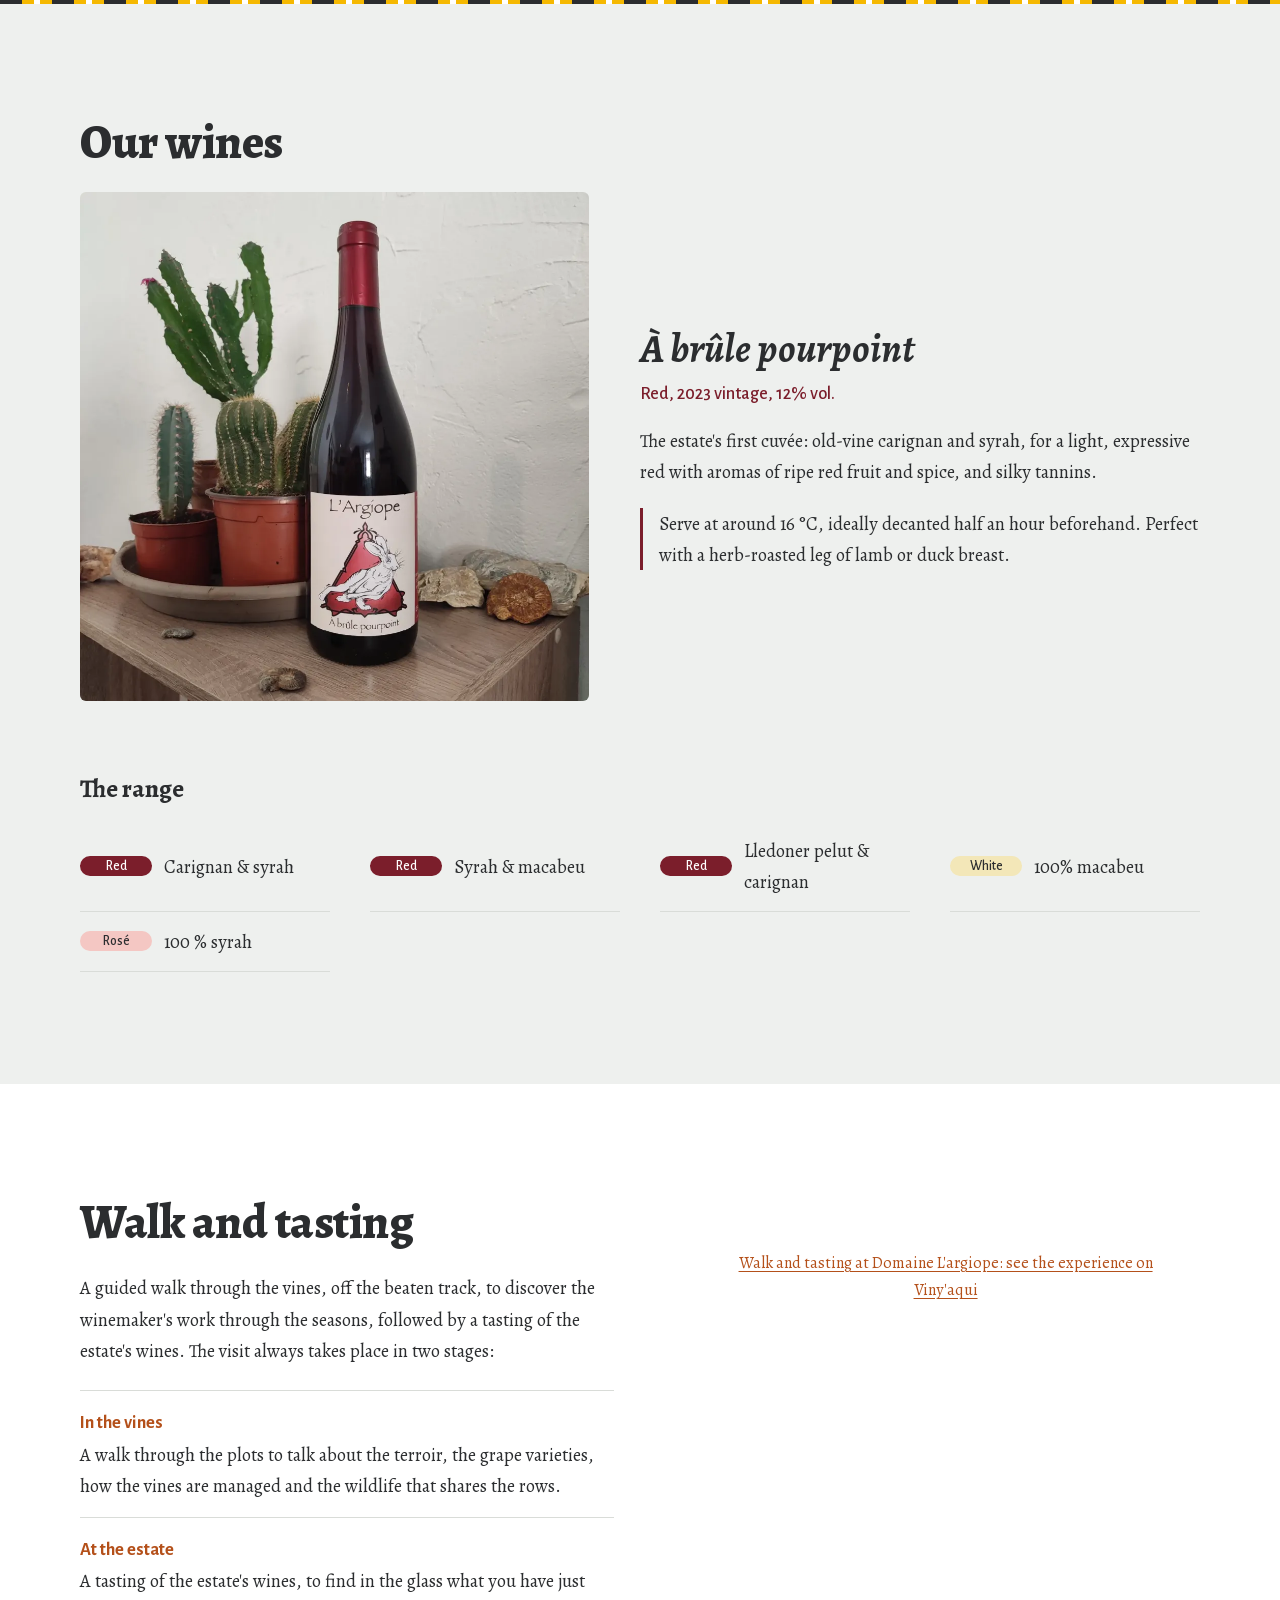
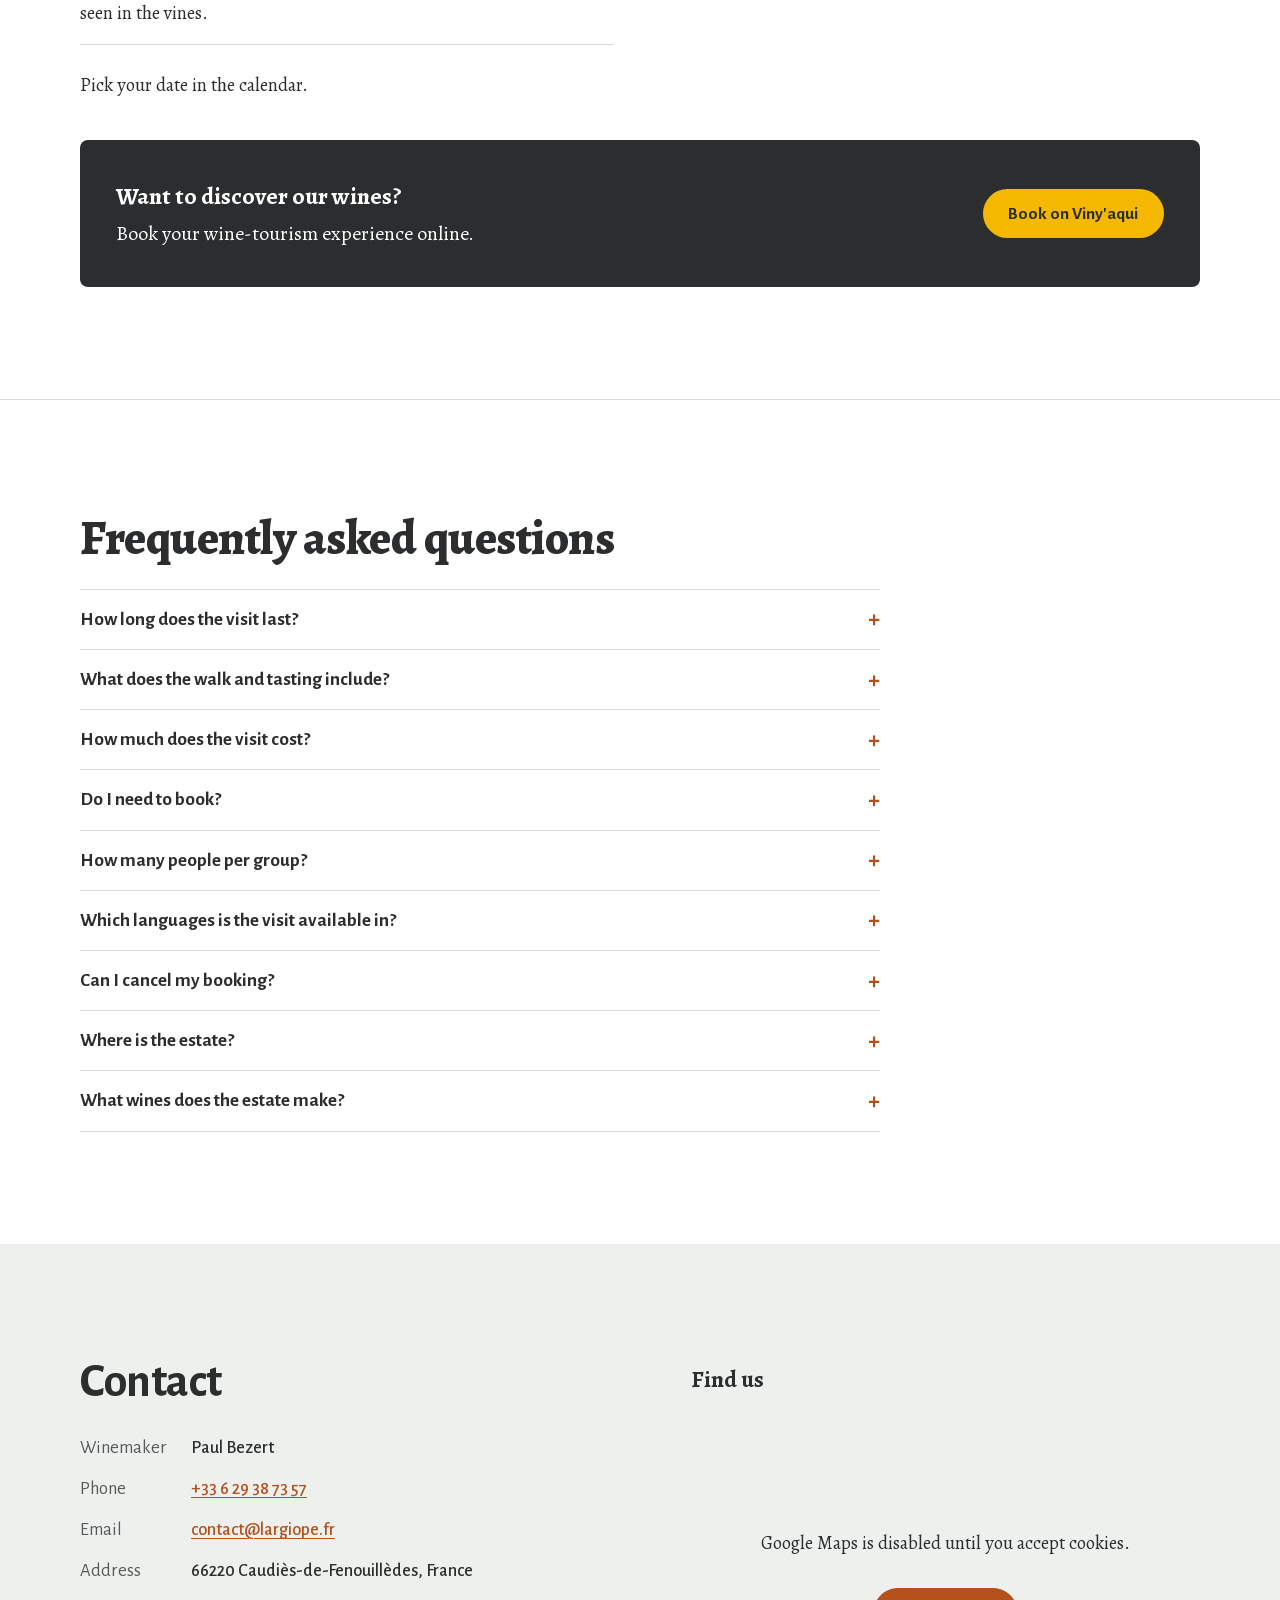
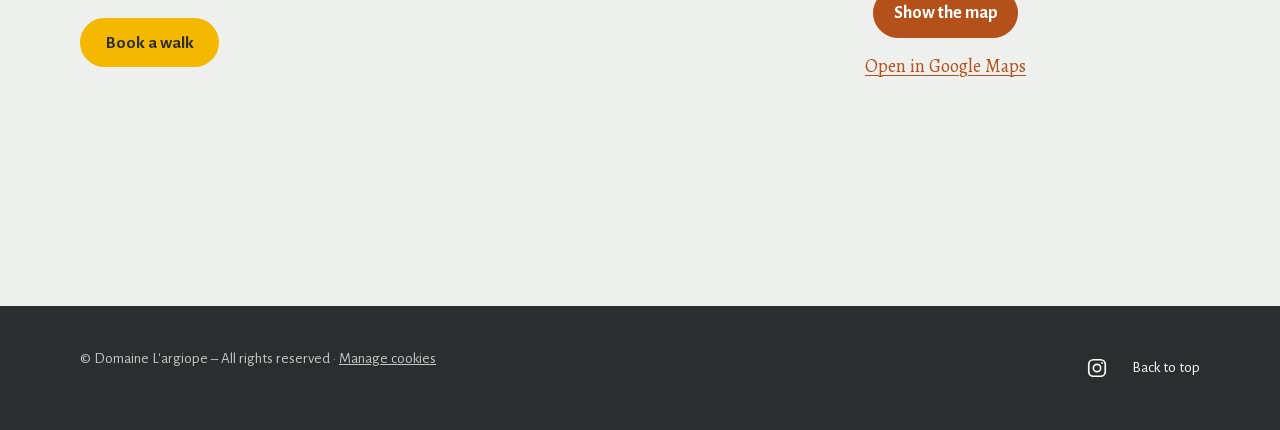
<file: en/index.html>
<!DOCTYPE html>
<html lang="en">

<head>
  <meta charset="UTF-8">
  <meta name="viewport" content="width=device-width, initial-scale=1.0">
  <title>L'argiope – Winery in Caudiès-de-Fenouillèdes</title>

  <!-- SEO de base -->
  <meta name="description"
    content="L'argiope, a winery in Caudiès-de-Fenouillèdes. Discover our raw wines and book your wine-tourism visit.">
  <link rel="canonical" href="https://largiope.fr/en/">
  <link rel="alternate" hreflang="fr" href="https://largiope.fr/">
  <link rel="alternate" hreflang="en" href="https://largiope.fr/en/">
  <link rel="alternate" hreflang="es" href="https://largiope.fr/es/">
  <link rel="alternate" hreflang="ca" href="https://largiope.fr/ca/">
  <link rel="alternate" hreflang="x-default" href="https://largiope.fr/">

  <!-- Favicon -->
  <link rel="icon" href="/favicon.ico" sizes="48x48">
  <link rel="icon" type="image/png" sizes="32x32" href="/favicon-32x32.png">
  <link rel="apple-touch-icon" href="/apple-touch-icon.png">

  <!-- Open Graph -->
  <meta property="og:type" content="website">
  <meta property="og:title" content="Domaine L'argiope – Winery in the Fenouillèdes">
  <meta property="og:description"
    content="Winery in Caudiès-de-Fenouillèdes. Raw wines and visits by appointment.">
  <meta property="og:url" content="https://largiope.fr/en/">
  <meta property="og:locale" content="en_GB">
  <meta property="og:image" content="https://largiope.fr/logo.webp">

  <!-- Twitter Card -->
  <meta name="twitter:card" content="summary">
  <meta name="twitter:image" content="https://largiope.fr/logo.webp">
  <meta name="twitter:title" content="L'argiope – Winery in Caudiès-de-Fenouillèdes">
  <meta name="twitter:description"
    content="Independent winery in Caudiès-de-Fenouillèdes. Raw wines and visits by appointment.">

  <!-- Données structurées JSON-LD -->
  <script type="application/ld+json">
  {
    "@context": "https://schema.org",
    "@graph": [
      {
        "@type": [
          "Winery",
          "LocalBusiness"
        ],
        "@id": "https://largiope.fr/#domaine",
        "name": "L'argiope",
        "alternateName": "Domaine L'argiope",
        "description": "Winery founded in 2023 by Paul Bezert. 6.5 ha of unspoiled vines in the heart of the Fenouillèdes. Immersive guided walk in a wild setting, off the beaten track.",
        "url": "https://largiope.fr/",
        "logo": "https://largiope.fr/logo.webp",
        "image": [
          "https://largiope.fr/images/argiope1.webp",
          "https://largiope.fr/images/argiope2.webp"
        ],
        "foundingDate": "2023",
        "founder": {
          "@id": "https://largiope.fr/#paul-bezert"
        },
        "address": {
          "@type": "PostalAddress",
          "addressLocality": "Caudiès-de-Fenouillèdes",
          "postalCode": "66220",
          "addressRegion": "Pyrénées-Orientales",
          "addressCountry": "FR"
        },
        "geo": {
          "@type": "GeoCoordinates",
          "latitude": "42.7856902",
          "longitude": "2.4691413"
        },
        "hasMap": "https://www.google.com/maps?q=42.7856902,2.4691413",
        "telephone": "+33629387357",
        "email": "contact@largiope.fr",
        "priceRange": "€€",
        "sameAs": [
          "https://www.instagram.com/largiope/",
          "https://vinyaqui.com/activities/balade-dans-les-vignes-et-degustation-au-domaine-largiope"
        ]
      },
      {
        "@type": "Person",
        "@id": "https://largiope.fr/#paul-bezert",
        "name": "Paul Bezert",
        "jobTitle": "Winemaker",
        "worksFor": {
          "@id": "https://largiope.fr/#domaine"
        }
      },
      {
        "@type": "TouristTrip",
        "@id": "https://largiope.fr/#balade",
        "name": "Vineyard walk and tasting at Domaine L'argiope",
        "description": "A guided walk through the vines, off the beaten track, to discover the winemaker's work through the seasons, followed by a tasting of the estate's wines.",
        "url": "https://vinyaqui.com/activities/balade-dans-les-vignes-et-degustation-au-domaine-largiope",
        "provider": {
          "@id": "https://largiope.fr/#domaine"
        },
        "offers": {
          "@type": "Offer",
          "url": "https://vinyaqui.com/activities/balade-dans-les-vignes-et-degustation-au-domaine-largiope",
          "price": "20",
          "priceCurrency": "EUR"
        }
      },
      {
        "@type": "FAQPage",
        "@id": "https://largiope.fr/en/#faq",
        "mainEntity": [
          {
            "@type": "Question",
            "name": "How long does the visit last?",
            "acceptedAnswer": {
              "@type": "Answer",
              "text": "About 2 hours: a guided walk through the vines, followed by a commented tasting at the estate."
            }
          },
          {
            "@type": "Question",
            "name": "What does the walk and tasting include?",
            "acceptedAnswer": {
              "@type": "Answer",
              "text": "A guided tour of the vineyard, a commented tasting of 4 to 6 of the estate's wines and a small plate of tapas."
            }
          },
          {
            "@type": "Question",
            "name": "How much does the visit cost?",
            "acceptedAnswer": {
              "@type": "Answer",
              "text": "€20 per adult, free for children. Tasting and plate of tapas included."
            }
          },
          {
            "@type": "Question",
            "name": "Do I need to book?",
            "acceptedAnswer": {
              "@type": "Answer",
              "text": "Yes, the estate can only be visited by appointment, at least 2 days in advance. Book online with the calendar on this page or on Viny'aqui."
            }
          },
          {
            "@type": "Question",
            "name": "How many people per group?",
            "acceptedAnswer": {
              "@type": "Answer",
              "text": "From 2 to 10 people, for a small-group visit."
            }
          },
          {
            "@type": "Question",
            "name": "Which languages is the visit available in?",
            "acceptedAnswer": {
              "@type": "Answer",
              "text": "French, English, Spanish and Catalan."
            }
          },
          {
            "@type": "Question",
            "name": "Can I cancel my booking?",
            "acceptedAnswer": {
              "@type": "Answer",
              "text": "Yes, cancellation is free up to 1 day before the visit."
            }
          },
          {
            "@type": "Question",
            "name": "Where is the estate?",
            "acceptedAnswer": {
              "@type": "Answer",
              "text": "In Caudiès-de-Fenouillèdes (66220), in the Pyrénées-Orientales, France, in the heart of the Fenouillèdes, north-west of the Agly valley. The vines grow at 400 m altitude."
            }
          },
          {
            "@type": "Question",
            "name": "What wines does the estate make?",
            "acceptedAnswer": {
              "@type": "Answer",
              "text": "Raw old-vine wines, farmed organically, vinified as whole bunches, with no sulphur during winemaking (10 mg/l at bottling). Reds, a white and a rosé, made from carignan, syrah, lledoner pelut and macabeu."
            }
          }
        ]
      }
    ]
  }
  </script>

  <link rel="preload" href="/fonts/alegreya.woff2" as="font" type="font/woff2" crossorigin>

  <link rel="stylesheet" href="https://vinyaqui.com/widget/booking-widget.css?v=1.4">
  <!-- Après le CSS du widget : la feuille impose le thème du domaine -->
  <link rel="stylesheet" href="/styles.css">
  <!-- Surcharge après le CSS du widget pour imposer le thème du domaine (le .vw-widget redéfinit le bleu par défaut) -->
</head>

<body>
  <a class="skip-link" href="#histoire">Skip to content</a>

  <header class="site-header">
    <nav class="nav" aria-label="Main navigation">
      <a class="brand" href="#accueil">
        <img src="/logo.webp" width="400" height="400" alt="">
        L'argiope
      </a>
      <button type="button" class="nav-toggle" aria-expanded="false" aria-controls="nav-links">
        <span class="nav-toggle-bars" aria-hidden="true"></span>
        Menu </button>
      <ul class="nav-links" id="nav-links">
        <li><a href="#histoire">Story</a></li>
        <li><a href="#engagements">Commitments</a></li>
        <li><a href="#argiope">Why the argiope</a></li>
        <li><a href="#cuvees">Wines</a></li>
        <li><a href="#visite">Visit</a></li>
        <li><a href="#faq">FAQ</a></li>
        <li><a href="#contact">Contact</a></li>
        <li class="lang-switch"><details><summary aria-label="Language"><svg class="lang-globe" viewBox="0 0 24 24" width="18" height="18" fill="none" stroke="currentColor" stroke-width="1.6" aria-hidden="true"><circle cx="12" cy="12" r="9"/><path d="M3 12h18M12 3c2.5 2.7 3.8 5.7 3.8 9s-1.3 6.3-3.8 9c-2.5-2.7-3.8-5.7-3.8-9S9.5 5.7 12 3z"/></svg><span>EN</span><svg class="lang-chevron" viewBox="0 0 12 8" width="10" height="7" fill="none" stroke="currentColor" stroke-width="1.8" aria-hidden="true"><path d="M1 1.5l5 5 5-5"/></svg></summary><ul><li><a href="/" hreflang="fr" lang="fr">Français</a></li><li><a href="/en/" hreflang="en" lang="en" aria-current="page">English</a></li><li><a href="/es/" hreflang="es" lang="es">Español</a></li><li><a href="/ca/" hreflang="ca" lang="ca">Català</a></li></ul></details></li>
        <li class="nav-cta"><a href="#visite" data-no-spy>Book</a></li>
      </ul>
    </nav>
  </header>

  <main>
    <section class="hero" id="accueil">
      <div class="hero-text">
        <h1><span>Domaine</span>L'argiope</h1>
        <p class="subtitle">Raw old-vine wines, in Caudiès-de-Fenouillèdes.</p>
        <div class="hero-actions">
          <a class="button" href="#visite">Book a walk</a>
          <a class="link" href="#cuvees">Discover our wines</a>
        </div>
        <dl class="facts">
          <div>
            <dt>6.5 ha</dt>
            <dd>of vines</dd>
          </div>
          <div>
            <dt>400 m</dt>
            <dd>elevation</dd>
          </div>
          <div>
            <dt>2023</dt>
            <dd>first vintage</dd>
          </div>
        </dl>
      </div>
      <figure class="hero-photo">
        <img src="/images/argiope1.webp" width="1000" height="1250" fetchpriority="high"
          alt="Paul Bezert pruning his old vines, a flock of sheep and the Fenouillèdes mountains in the background">
        <figcaption>Winter pruning, with the sheep that look after the rows.</figcaption>
      </figure>
    </section>

    <section class="section" id="histoire">
      <div class="section-inner split">
        <div class="prose">
          <h2>Our story</h2>
          <p>
            Paul Bezert settled in Caudiès-de-Fenouillèdes in 2023, in the north-west of the Agly valley. The Fenouillèdes is the Occitan corner of Catalan Country: Occitan was spoken here while the rest of the Roussillon spoke Catalan. They also say it rains a little more here than elsewhere… that's not true.
          </p>
          <p>
            Trained under Loïc Roure at Domaine du Possible, Paul farms 6.5 hectares of vines at 400 m elevation, on schistous marls, in a wild, unspoiled setting. The winery is based in Saint-Martin.
          </p>
          <p>
            Away from the tourist trails, the estate offers a
            <a href="https://vinyaqui.com/activities/balade-dans-les-vignes-et-degustation-au-domaine-largiope"
              target="_blank" rel="noopener">guided walk through the vines followed by a tasting</a>, bookable on Viny'aqui, to discover the winemaker's work through the seasons and the grape varieties.
          </p>
        </div>
        <img class="rounded story-photo" src="/images/argiope2.webp" width="1000" height="1000" loading="lazy"
          alt="Vine rows in summer at Domaine L'argiope, under the Fenouillèdes sun">
      </div>
    </section>

    <section class="section is-dark" id="engagements">
      <div class="section-inner split is-reversed">
        <div class="prose">
          <h2>Our commitments</h2>
          <p>
            The vines are farmed organically, leaving plenty of room for wildlife: birds, insects and sheep share the plots. In the cellar, everything is vinified as whole bunches, with no sulphur during winemaking: only 10 mg/l at bottling.
          </p>
          <ul class="commitments">
            <li><strong>In the vines</strong> Organic farming, sheep and wildlife between the rows.</li>
            <li><strong>In the cellar</strong> Whole-bunch vinification.</li>
            <li><strong>Sulphur</strong> None during vinification, 10 mg/l at bottling.</li>
          </ul>
        </div>
        <figure class="commitments-photo">
          <img class="rounded" src="/images/argiope-biodiv.webp" width="1000" height="1000" loading="lazy"
            alt="Bird's nest with its eggs, hidden in the foliage of one of the estate's vines">
          <figcaption>A nest hidden in the foliage, in the middle of the rows.</figcaption>
        </figure>
      </div>
    </section>

    <section class="section argiope-section" id="argiope">
      <div class="section-inner split">
        <img class="argiope-emblem" src="/logo.webp" width="400" height="400" loading="lazy"
          alt="Illustration of a wasp spider on its web, the estate's emblem">
        <div class="prose">
          <h2>Why the argiope?</h2>
          <p>
            The wasp spider (<span class="latin">Argiope bruennichi</span>) is a spider striped yellow, black and white, found in summer in the tall grass between the vine rows. Despite its wasp-like looks, it is completely harmless to humans.
          </p>
          <p>
            Its signature: a zigzag ribbon of silk woven at the centre of its web, the stabilimentum. It is thought to help attract insects, or to stop birds from flying into the web. Its name comes from Argiope, a nymph of Greek mythology.
          </p>
          <p>
            She only settles where grass grows and insects abound: seeing her in the vines is the sign of a living soil. She is the one who gave the estate its name.
          </p>
        </div>
      </div>
    </section>

    <section class="section is-stone" id="cuvees">
      <div class="section-inner">
        <h2>Our wines</h2>
        <div class="cuvee-feature">
          <img class="rounded" src="/images/argiope-bouteille.webp" width="1000" height="1000" loading="lazy"
            alt="Bottle of the À brûle pourpoint cuvée from Domaine L'argiope">
          <div class="prose">
            <h3>À brûle pourpoint</h3>
            <p class="cuvee-meta">Red, 2023 vintage, 12% vol.</p>
            <p>
              The estate's first cuvée: old-vine carignan and syrah, for a light, expressive red with aromas of ripe red fruit and spice, and silky tannins.
            </p>
            <p class="serving">
              Serve at around 16 °C, ideally decanted half an hour beforehand. Perfect with a herb-roasted leg of lamb or duck breast.
            </p>
          </div>
        </div>

        <h3 class="range-heading">The range</h3>
        <ul class="cuvee-list">
          <li><span class="cuvee-color rouge">Red</span> Carignan &amp; syrah</li>
          <li><span class="cuvee-color rouge">Red</span> Syrah &amp; macabeu</li>
          <li><span class="cuvee-color rouge">Red</span> Lledoner pelut &amp; carignan</li>
          <li><span class="cuvee-color blanc">White</span> 100% macabeu</li>
          <li><span class="cuvee-color rose">Rosé</span> 100 % syrah</li>
        </ul>
      </div>
    </section>

    <section class="section" id="visite">
      <div class="section-inner">
        <div class="split visit-layout">
          <div class="visit-intro">
            <h2>Walk and tasting</h2>
            <p>
              A guided walk through the vines, off the beaten track, to discover the winemaker's work through the seasons, followed by a tasting of the estate's wines. The visit always takes place in two stages:
            </p>
            <ol class="visit-steps">
              <li>
                <strong>In the vines</strong>
                A walk through the plots to talk about the terroir, the grape varieties, how the vines are managed and the wildlife that shares the rows.
              </li>
              <li>
                <strong>At the estate</strong>
                A tasting of the estate's wines, to find in the glass what you have just seen in the vines.
              </li>
            </ol>
            <p>Pick your date in the calendar.</p>
          </div>

          <div class="visit-booking">
            <!-- Widget de réservation Vinyaqui -->
<div id="vinyaqui-widget"></div>
<a class="vinyaqui-backlink" href="https://vinyaqui.com/activities/balade-dans-les-vignes-et-degustation-au-domaine-largiope" target="_blank" rel="noopener">Walk and tasting at Domaine L'argiope: see the experience on Viny'aqui</a>
<link rel="stylesheet" href="https://vinyaqui.com/widget/booking-widget.css?v=1.4">
<script
  src="https://vinyaqui.com/widget/booking-widget.js?v=1.4"
  data-api-base="https://vinyaqui.com/api"
  data-activity="balade-dans-les-vignes-et-degustation-au-domaine-largiope"
  data-api-key="vk_mxXzZPxHzOt8ceDX3143VOVY3vmDTohiisZg803X01AUHUoBG8ID1qFdutLD"
  data-target="#vinyaqui-widget"
></script>
          </div>
        </div>

        <div class="cta-box">
          <p><strong>Want to discover our wines?</strong> Book your wine-tourism experience online.</p>
          <a class="button" href="https://vinyaqui.com/activities/balade-dans-les-vignes-et-degustation-au-domaine-largiope"
            target="_blank" rel="noopener">Book on Viny'aqui</a>
        </div>
      </div>
    </section>

    <section class="section faq-section" id="faq">
      <div class="section-inner">
        <h2>Frequently asked questions</h2>
        <div class="faq-list">
          <details>
            <summary>How long does the visit last?</summary>
            <p>About 2 hours: a guided walk through the vines, followed by a commented tasting at the estate.</p>
          </details>
          <details>
            <summary>What does the walk and tasting include?</summary>
            <p>A guided tour of the vineyard, a commented tasting of 4 to 6 of the estate's wines and a small plate of tapas.</p>
          </details>
          <details>
            <summary>How much does the visit cost?</summary>
            <p>€20 per adult, free for children. Tasting and plate of tapas included.</p>
          </details>
          <details>
            <summary>Do I need to book?</summary>
            <p>Yes, the estate can only be visited by appointment, at least 2 days in advance. Book online with the <a href="#visite">calendar on this page</a> or on <a href="https://vinyaqui.com/activities/balade-dans-les-vignes-et-degustation-au-domaine-largiope" target="_blank" rel="noopener">Viny'aqui</a>.</p>
          </details>
          <details>
            <summary>How many people per group?</summary>
            <p>From 2 to 10 people, for a small-group visit.</p>
          </details>
          <details>
            <summary>Which languages is the visit available in?</summary>
            <p>French, English, Spanish and Catalan.</p>
          </details>
          <details>
            <summary>Can I cancel my booking?</summary>
            <p>Yes, cancellation is free up to 1 day before the visit.</p>
          </details>
          <details>
            <summary>Where is the estate?</summary>
            <p>In Caudiès-de-Fenouillèdes (66220), in the Pyrénées-Orientales, France, in the heart of the Fenouillèdes, north-west of the Agly valley. The vines grow at 400 m altitude.</p>
          </details>
          <details>
            <summary>What wines does the estate make?</summary>
            <p>Raw old-vine wines, farmed organically, vinified as whole bunches, with no sulphur during winemaking (10 mg/l at bottling). Reds, a white and a rosé, made from carignan, syrah, lledoner pelut and macabeu.</p>
          </details>
        </div>
      </div>
    </section>

    <section class="section is-stone map-section" id="contact">
      <div class="section-inner split">
        <div class="contact-info">
          <h2>Contact</h2>
          <dl>
            <dt>Winemaker</dt>
            <dd>Paul Bezert</dd>
            <dt>Phone</dt>
            <dd><a href="tel:+33629387357">+33 6 29 38 73 57</a></dd>
            <dt>Email</dt>
            <dd><a href="mailto:contact@largiope.fr">contact@largiope.fr</a></dd>
            <dt>Address</dt>
            <dd>66220 Caudiès-de-Fenouillèdes, France</dd>
          </dl>
          <a class="button" href="#visite">Book a walk</a>
        </div>
        <div>
          <h3>Find us</h3>
          <div id="map-container">
            <div class="map-placeholder">
              <p>Google Maps is disabled until you accept cookies.</p>
              <button type="button" data-cookie-accept>Show the map</button>
              <a href="https://www.google.com/maps?q=42.7856902,2.4691413" target="_blank" rel="noopener noreferrer">Open in Google Maps</a>
            </div>
          </div>
        </div>
      </div>
    </section>
  </main>

  <footer>
    <div class="footer-inner">
      <p>© Domaine L'argiope – All rights reserved · <button type="button" class="cookie-link" data-cookie-manage>Manage cookies</button></p>
      <div class="footer-actions">
        <a class="footer-social" href="https://www.instagram.com/largiope/" target="_blank" rel="noopener" aria-label="Domaine L'argiope on Instagram"><svg viewBox="0 0 24 24" width="22" height="22" fill="none" stroke="currentColor" stroke-width="1.8" aria-hidden="true"><rect x="3" y="3" width="18" height="18" rx="5"/><circle cx="12" cy="12" r="4"/><circle cx="17.5" cy="6.5" r="1" fill="currentColor" stroke="none"/></svg></a>
        <a class="footer-top" href="#accueil">Back to top</a>
      </div>
    </div>
  </footer>

  <div class="cookie-banner" id="cookie-banner" role="dialog" aria-label="Cookie management" hidden>
    <p>This site uses audience-measurement cookies (Google Analytics) and displays a Google Maps map. You can accept or refuse these cookies; you can change your choice at any time via “Manage cookies”.</p>
    <div class="cookie-actions">
      <button type="button" data-cookie-accept>Accept</button>
      <button type="button" class="secondary" data-cookie-refuse>Refuse</button>
    </div>
  </div>

  <script>
    (function () {
      var toggle = document.querySelector('.nav-toggle');
      var links = document.getElementById('nav-links');

      function closeMenu() {
        links.classList.remove('is-open');
        toggle.setAttribute('aria-expanded', 'false');
      }

      toggle.addEventListener('click', function () {
        var isOpen = links.classList.toggle('is-open');
        toggle.setAttribute('aria-expanded', isOpen ? 'true' : 'false');
      });

      var langMenu = document.querySelector('.lang-switch details');
      function closeLang() { langMenu.removeAttribute('open'); }
      document.addEventListener('click', function (event) {
        if (!langMenu.contains(event.target)) { closeLang(); }
      });

      links.addEventListener('click', function (event) {
        if (event.target.closest('a')) { closeMenu(); }
      });

      document.addEventListener('keydown', function (event) {
        if (event.key === 'Escape' && langMenu.open) {
          closeLang();
          langMenu.querySelector('summary').focus();
        }
        if (event.key === 'Escape' && links.classList.contains('is-open')) {
          closeMenu();
          toggle.focus();
        }
      });

      // Met en évidence dans le menu la section en cours de lecture
      if (!('IntersectionObserver' in window)) { return; }
      var navLinks = links.querySelectorAll('a[href^="#"]:not([data-no-spy])');
      var observer = new IntersectionObserver(function (entries) {
        entries.forEach(function (entry) {
          if (!entry.isIntersecting) { return; }
          navLinks.forEach(function (link) {
            if (link.getAttribute('href') === '#' + entry.target.id) {
              link.setAttribute('aria-current', 'true');
            } else {
              link.removeAttribute('aria-current');
            }
          });
        });
      }, { rootMargin: '-45% 0px -50% 0px' });
      document.querySelectorAll('main > section[id]').forEach(function (section) {
        observer.observe(section);
      });
    })();
  </script>

  <script>
    (function () {
      var KEY = 'largiope_cookie_consent';
      var GA_ID = 'G-T5MY7XYJL2';
      var banner = document.getElementById('cookie-banner');
      var mapContainer = document.getElementById('map-container');
      var placeholderHtml = mapContainer.innerHTML;

      function getChoice() {
        try { return localStorage.getItem(KEY); } catch (e) { return null; }
      }

      function setChoice(value) {
        try { localStorage.setItem(KEY, value); } catch (e) {}
      }

      function loadAnalytics() {
        if (window.gtag) { return; }
        var script = document.createElement('script');
        script.async = true;
        script.src = 'https://www.googletagmanager.com/gtag/js?id=' + GA_ID;
        document.head.appendChild(script);
        window.dataLayer = window.dataLayer || [];
        window.gtag = function () { dataLayer.push(arguments); };
        gtag('js', new Date());
        gtag('config', GA_ID);
      }

      function loadMap() {
        mapContainer.innerHTML = '<iframe title="Google Maps map of Domaine L\'argiope" loading="lazy" referrerpolicy="no-referrer-when-downgrade" src="https://maps.google.com/maps?q=42.7856902,2.4691413&z=13&output=embed"></iframe>';
      }

      function apply(choice) {
        banner.hidden = true;
        if (choice === 'accepted') {
          loadAnalytics();
          loadMap();
        } else {
          mapContainer.innerHTML = placeholderHtml;
        }
      }

      document.addEventListener('click', function (event) {
        var target = event.target;
        if (target.closest('[data-cookie-accept]')) {
          setChoice('accepted');
          apply('accepted');
        } else if (target.closest('[data-cookie-refuse]')) {
          setChoice('refused');
          if (window.gtag) { window.location.reload(); } else { apply('refused'); }
        } else if (target.closest('[data-cookie-manage]')) {
          banner.hidden = false;
        }
      });

      var choice = getChoice();
      if (choice) { apply(choice); } else { banner.hidden = false; }
    })();
  </script>
</body>

</html>
</file>
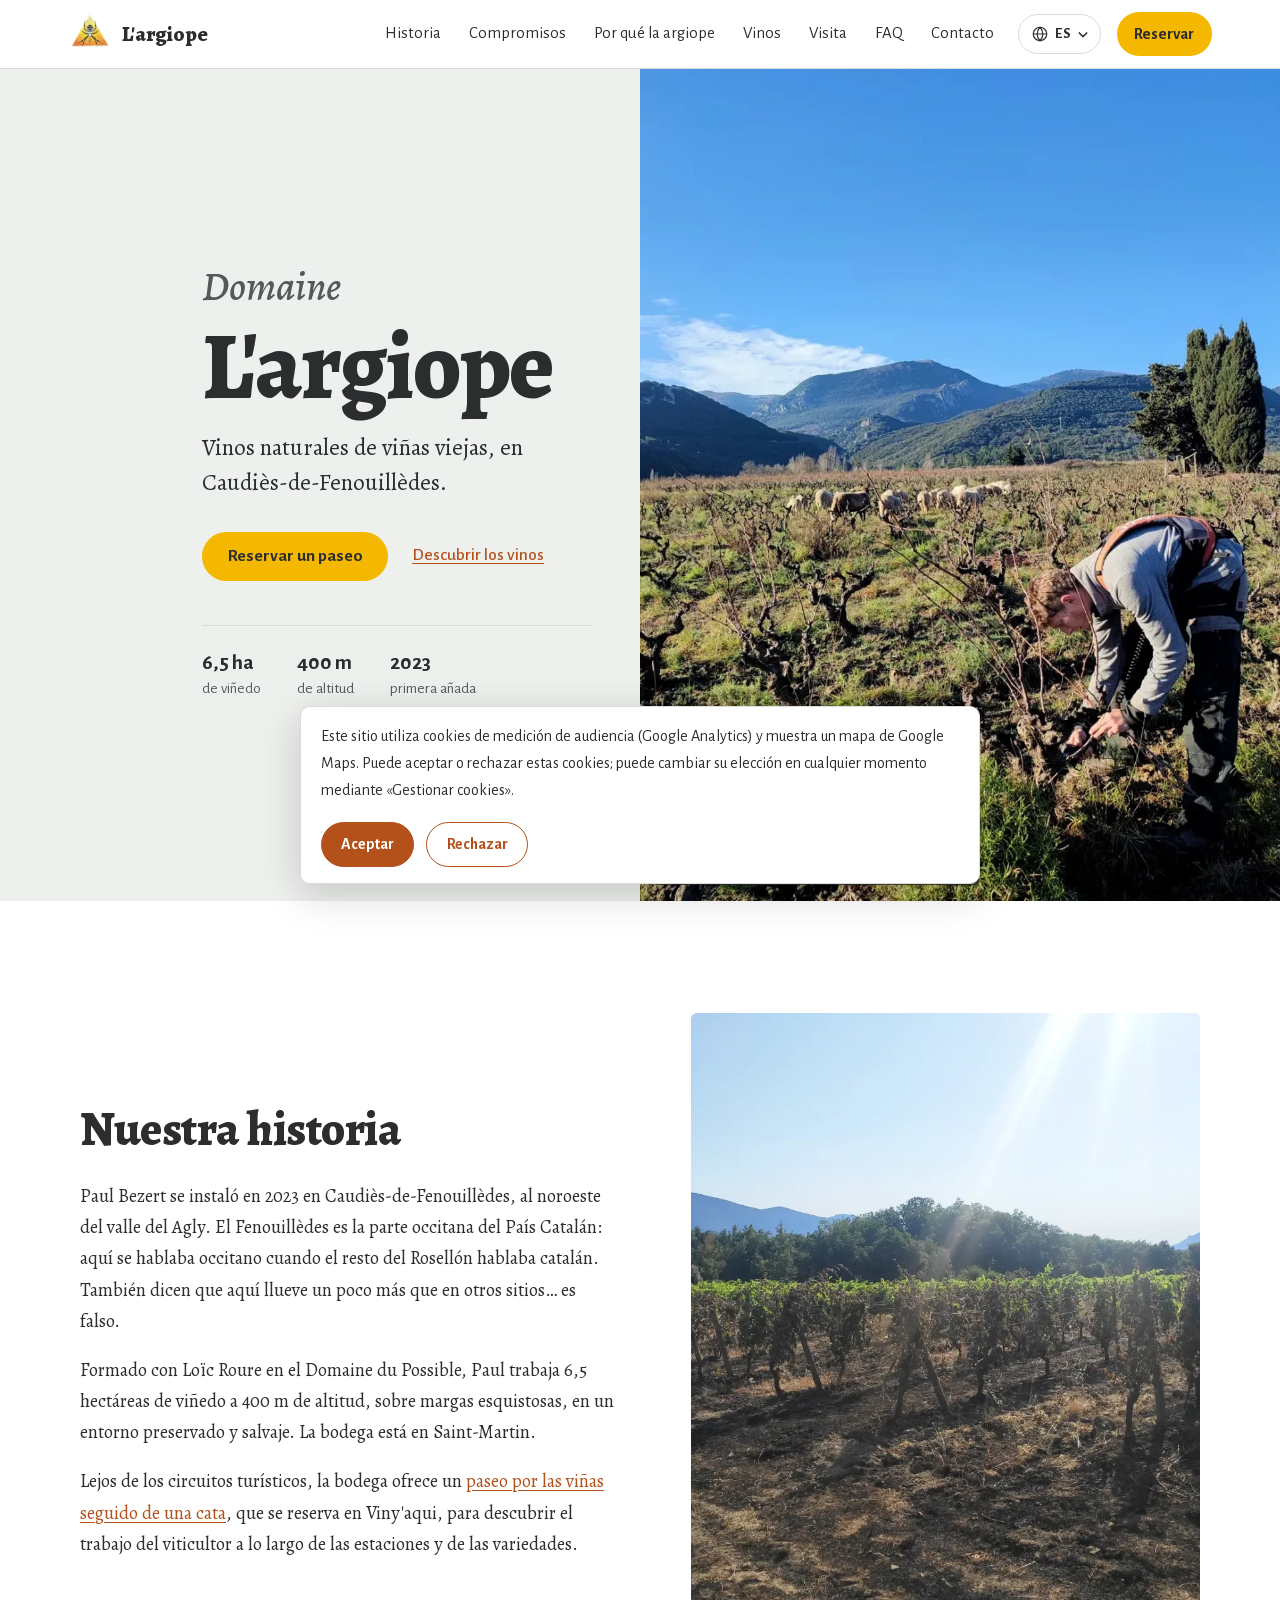
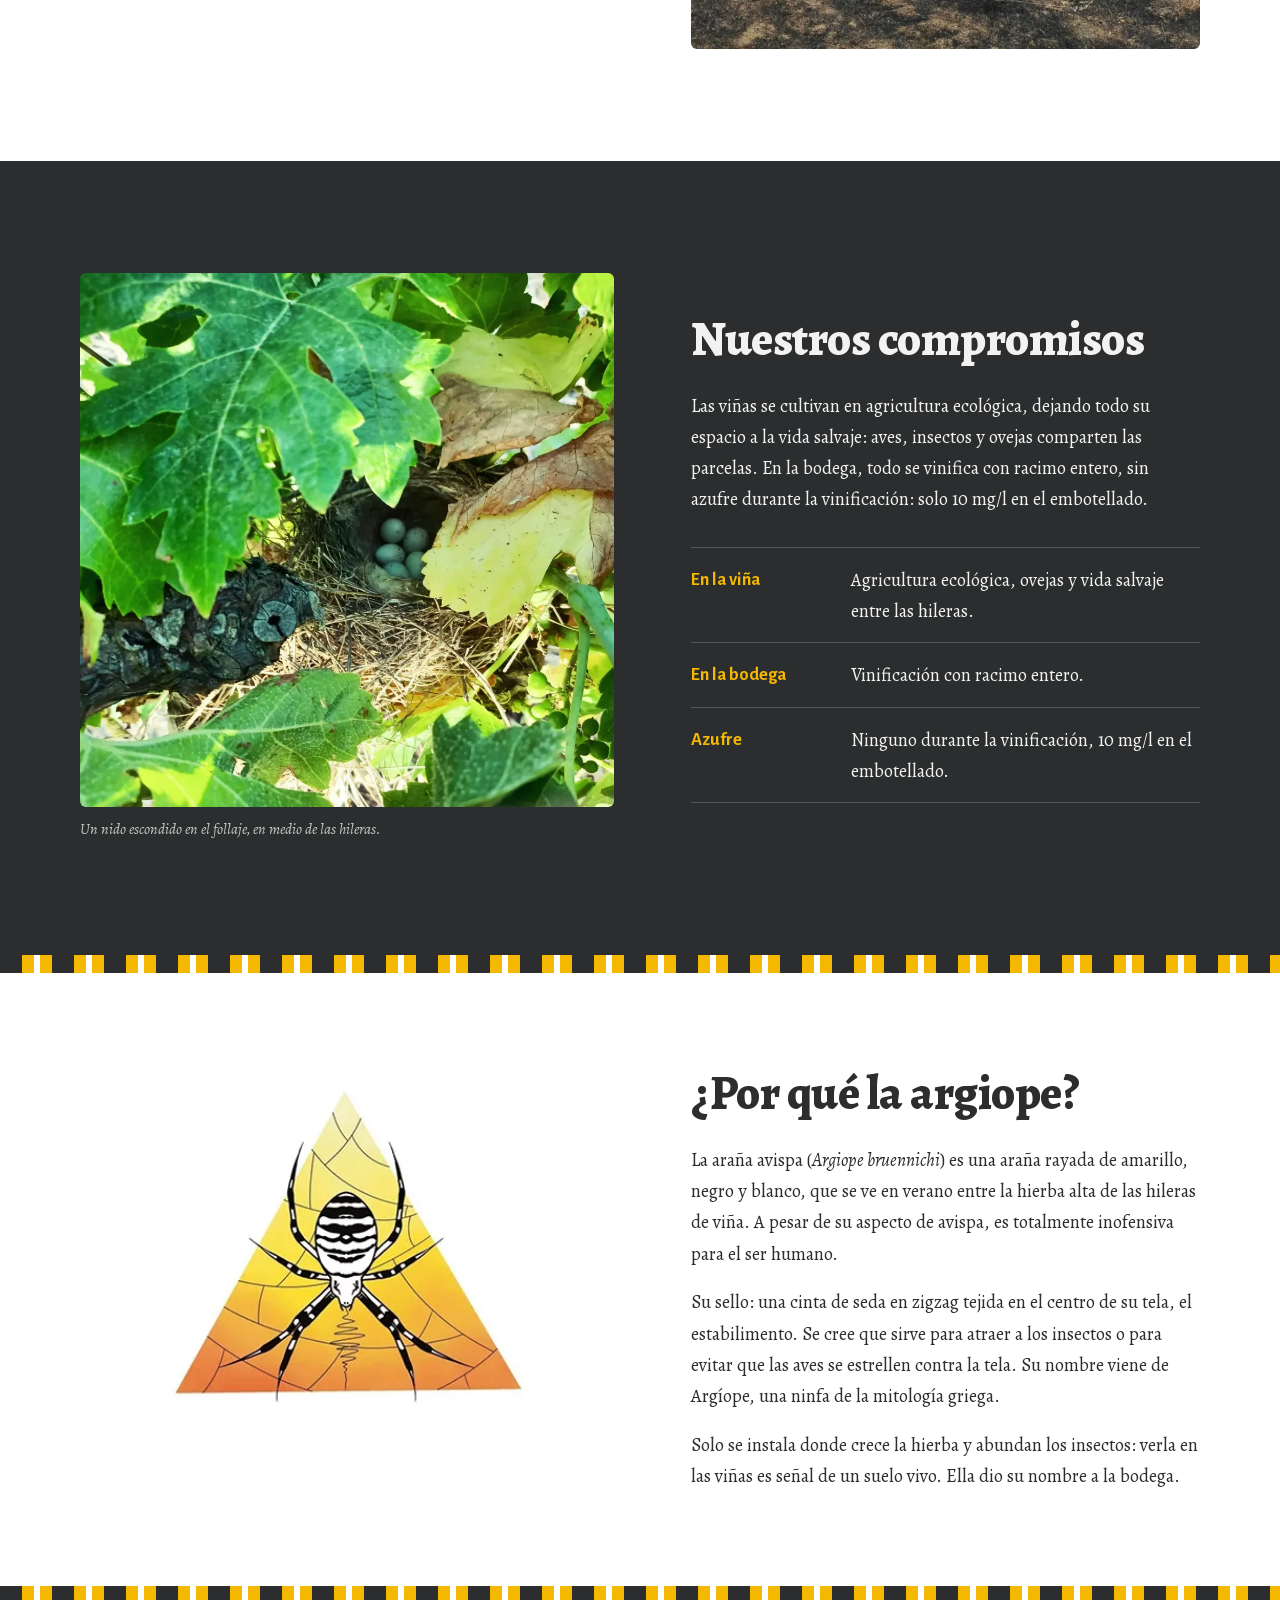
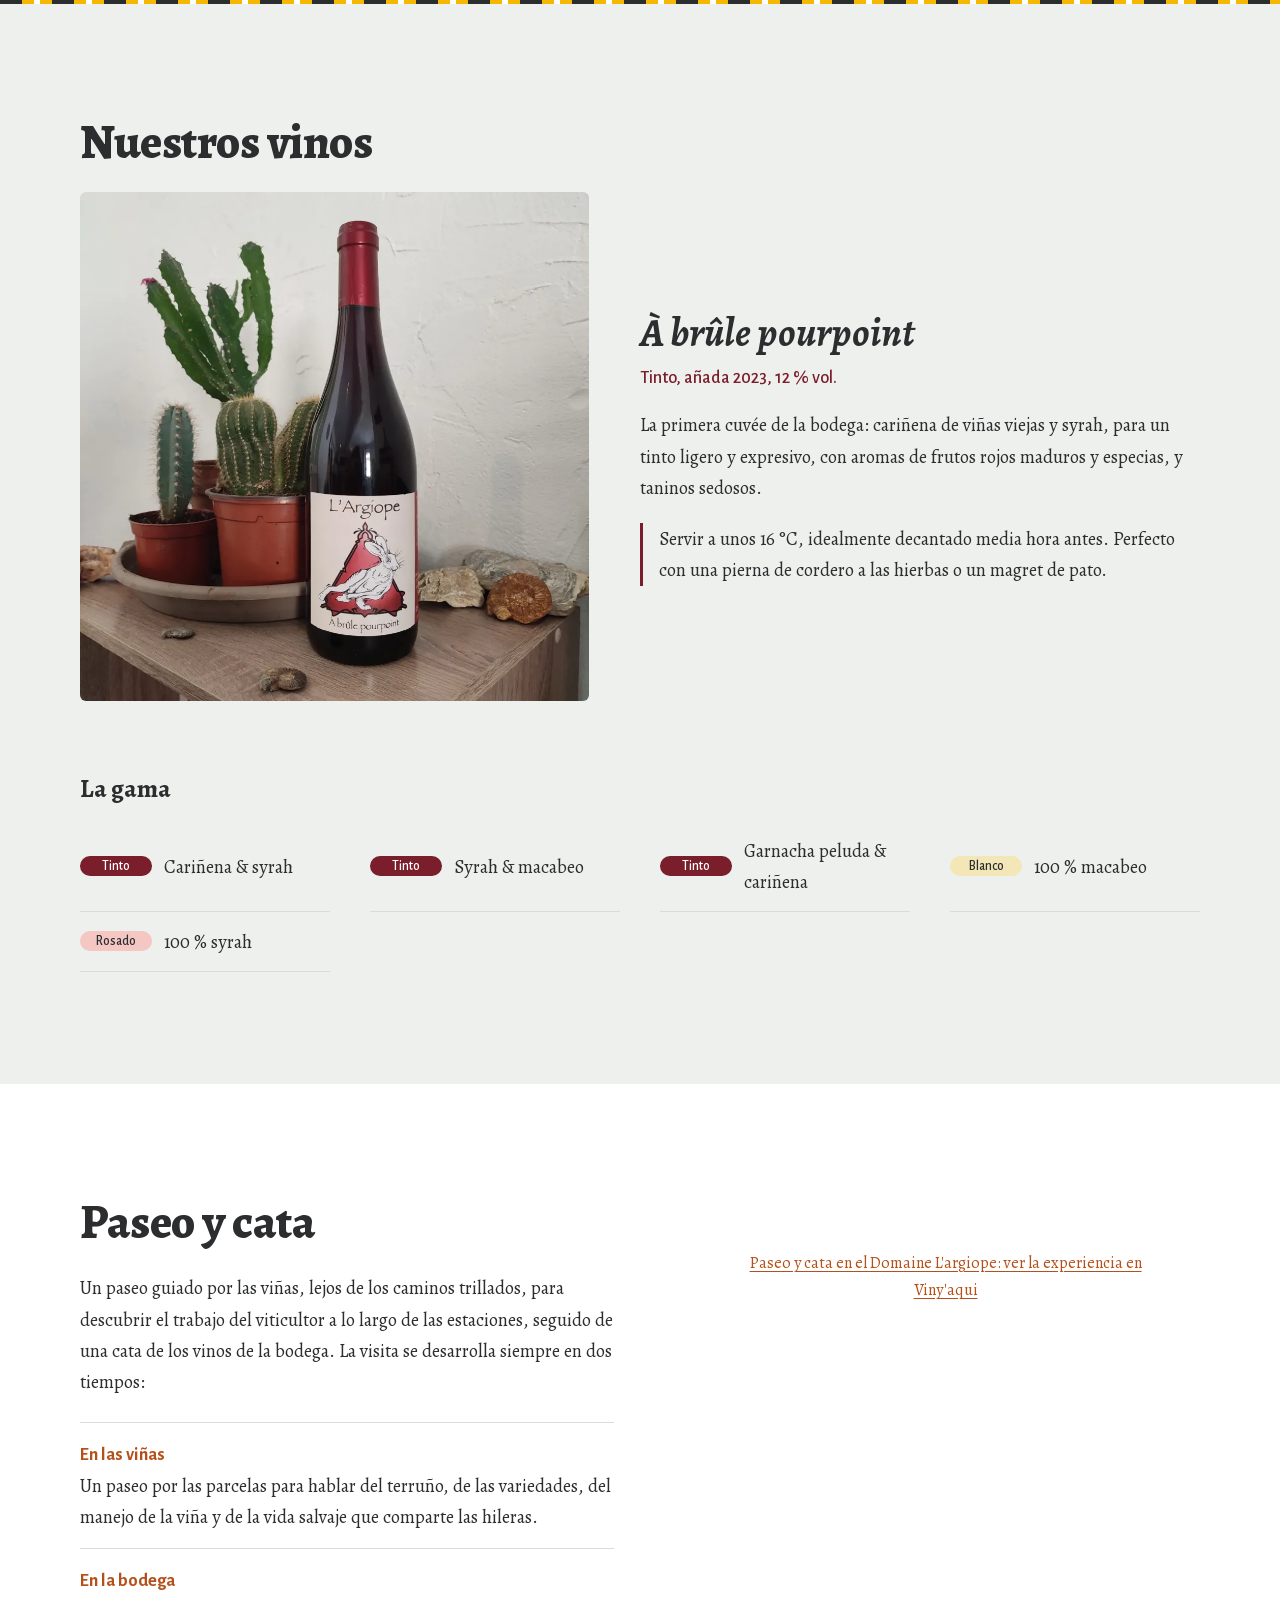
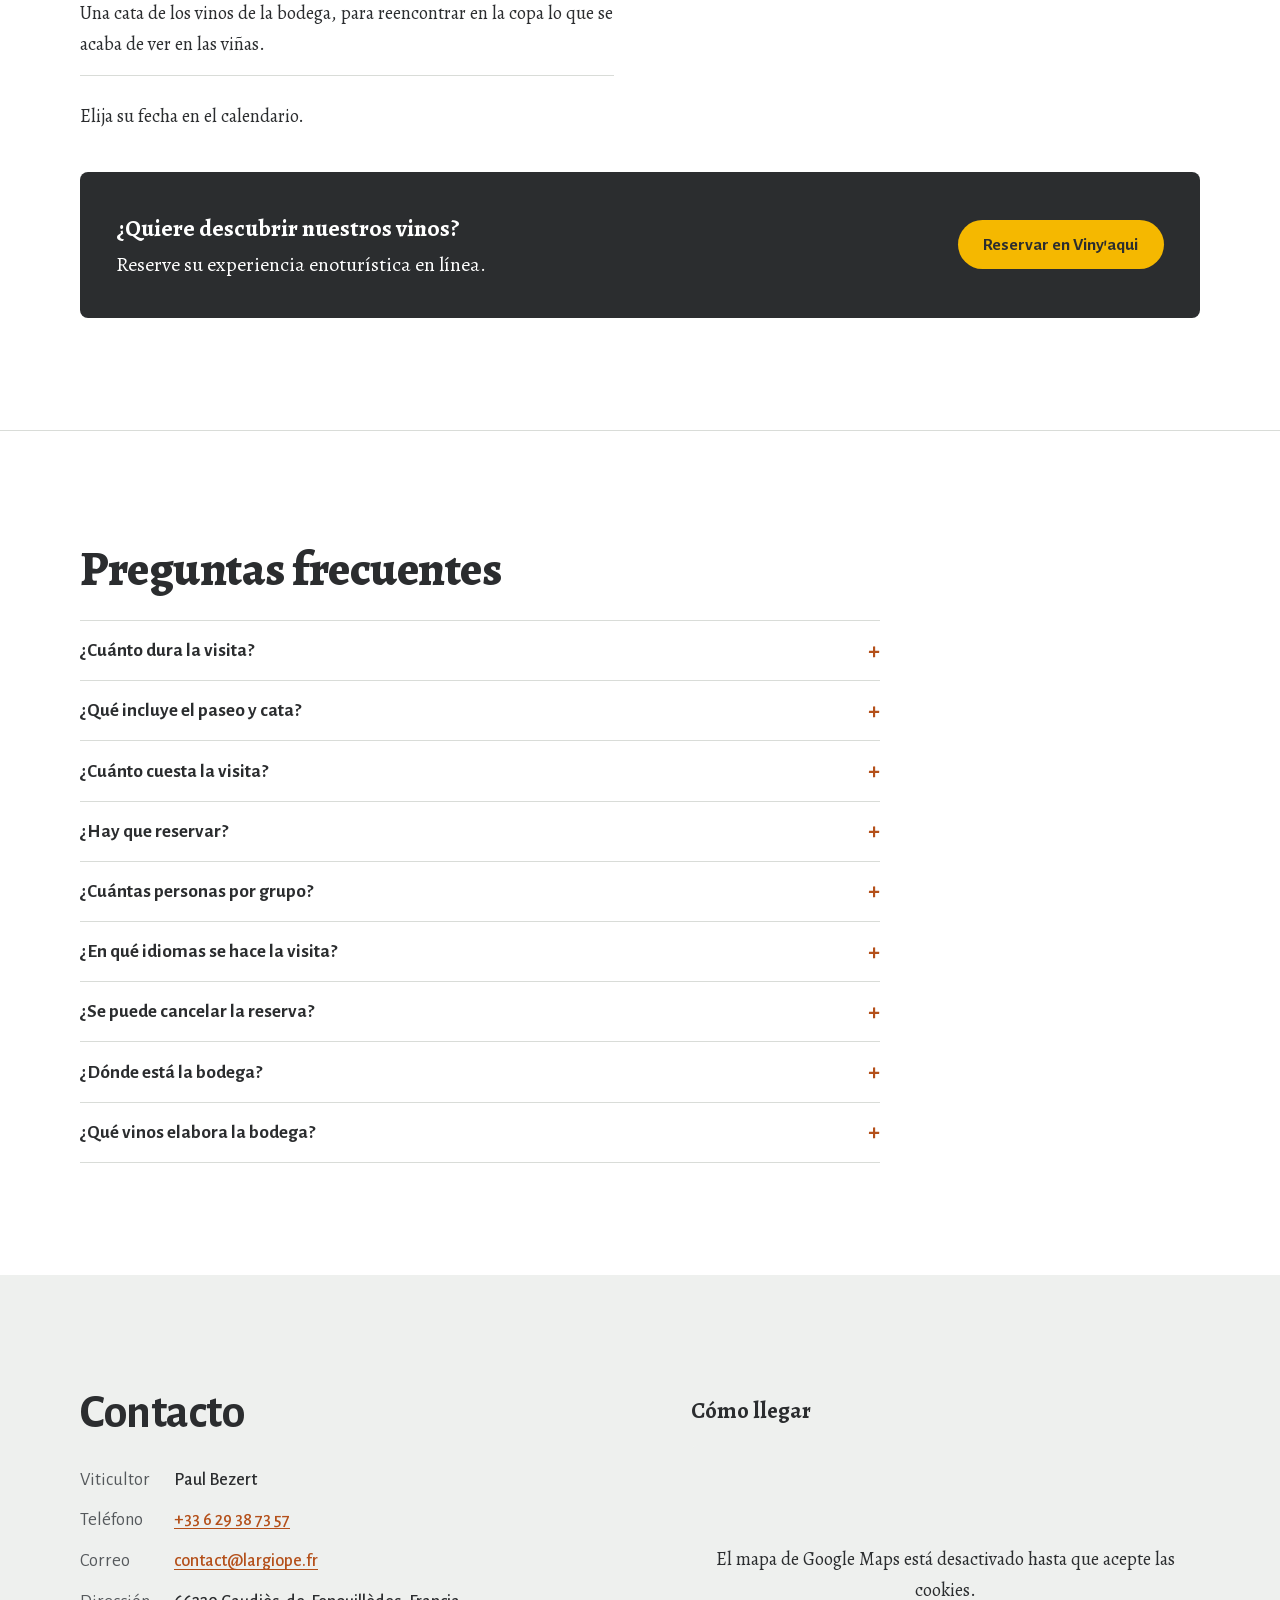
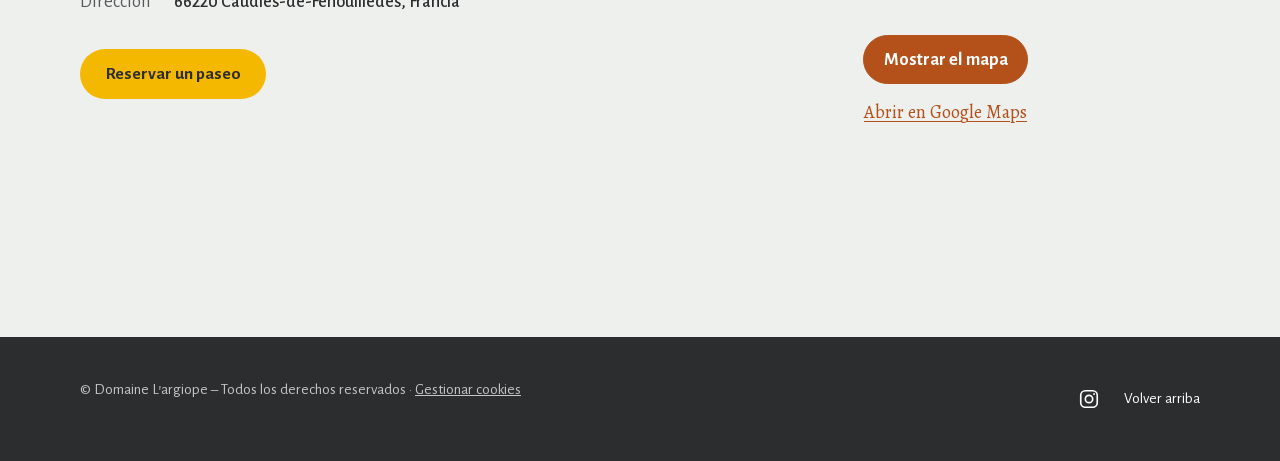
<file: es/index.html>
<!DOCTYPE html>
<html lang="es">

<head>
  <meta charset="UTF-8">
  <meta name="viewport" content="width=device-width, initial-scale=1.0">
  <title>L'argiope – Bodega en Caudiès-de-Fenouillèdes</title>

  <!-- SEO de base -->
  <meta name="description"
    content="L'argiope, bodega en Caudiès-de-Fenouillèdes. Descubra nuestros vinos naturales y reserve su visita enoturística.">
  <link rel="canonical" href="https://largiope.fr/es/">
  <link rel="alternate" hreflang="fr" href="https://largiope.fr/">
  <link rel="alternate" hreflang="en" href="https://largiope.fr/en/">
  <link rel="alternate" hreflang="es" href="https://largiope.fr/es/">
  <link rel="alternate" hreflang="ca" href="https://largiope.fr/ca/">
  <link rel="alternate" hreflang="x-default" href="https://largiope.fr/">

  <!-- Favicon -->
  <link rel="icon" href="/favicon.ico" sizes="48x48">
  <link rel="icon" type="image/png" sizes="32x32" href="/favicon-32x32.png">
  <link rel="apple-touch-icon" href="/apple-touch-icon.png">

  <!-- Open Graph -->
  <meta property="og:type" content="website">
  <meta property="og:title" content="Domaine L'argiope – Bodega en los Fenouillèdes">
  <meta property="og:description"
    content="Bodega en Caudiès-de-Fenouillèdes. Vinos naturales y visitas con cita previa.">
  <meta property="og:url" content="https://largiope.fr/es/">
  <meta property="og:locale" content="es_ES">
  <meta property="og:image" content="https://largiope.fr/logo.webp">

  <!-- Twitter Card -->
  <meta name="twitter:card" content="summary">
  <meta name="twitter:image" content="https://largiope.fr/logo.webp">
  <meta name="twitter:title" content="L'argiope – Bodega en Caudiès-de-Fenouillèdes">
  <meta name="twitter:description"
    content="Bodega independiente en Caudiès-de-Fenouillèdes. Vinos naturales y visitas con cita previa.">

  <!-- Données structurées JSON-LD -->
  <script type="application/ld+json">
  {
    "@context": "https://schema.org",
    "@graph": [
      {
        "@type": [
          "Winery",
          "LocalBusiness"
        ],
        "@id": "https://largiope.fr/#domaine",
        "name": "L'argiope",
        "alternateName": "Domaine L'argiope",
        "description": "Bodega fundada en 2023 por Paul Bezert. 6,5 ha de viñedo preservado en el corazón de los Fenouillèdes. Paseo guiado inmersivo en un entorno salvaje, lejos de los caminos trillados.",
        "url": "https://largiope.fr/",
        "logo": "https://largiope.fr/logo.webp",
        "image": [
          "https://largiope.fr/images/argiope1.webp",
          "https://largiope.fr/images/argiope2.webp"
        ],
        "foundingDate": "2023",
        "founder": {
          "@id": "https://largiope.fr/#paul-bezert"
        },
        "address": {
          "@type": "PostalAddress",
          "addressLocality": "Caudiès-de-Fenouillèdes",
          "postalCode": "66220",
          "addressRegion": "Pyrénées-Orientales",
          "addressCountry": "FR"
        },
        "geo": {
          "@type": "GeoCoordinates",
          "latitude": "42.7856902",
          "longitude": "2.4691413"
        },
        "hasMap": "https://www.google.com/maps?q=42.7856902,2.4691413",
        "telephone": "+33629387357",
        "email": "contact@largiope.fr",
        "priceRange": "€€",
        "sameAs": [
          "https://www.instagram.com/largiope/",
          "https://vinyaqui.com/activities/balade-dans-les-vignes-et-degustation-au-domaine-largiope"
        ]
      },
      {
        "@type": "Person",
        "@id": "https://largiope.fr/#paul-bezert",
        "name": "Paul Bezert",
        "jobTitle": "Viticultor",
        "worksFor": {
          "@id": "https://largiope.fr/#domaine"
        }
      },
      {
        "@type": "TouristTrip",
        "@id": "https://largiope.fr/#balade",
        "name": "Paseo por las viñas y cata en el Domaine L'argiope",
        "description": "Un paseo guiado por las viñas, lejos de los caminos trillados, para descubrir el trabajo del viticultor a lo largo de las estaciones, seguido de una cata de los vinos de la bodega.",
        "url": "https://vinyaqui.com/activities/balade-dans-les-vignes-et-degustation-au-domaine-largiope",
        "provider": {
          "@id": "https://largiope.fr/#domaine"
        },
        "offers": {
          "@type": "Offer",
          "url": "https://vinyaqui.com/activities/balade-dans-les-vignes-et-degustation-au-domaine-largiope",
          "price": "20",
          "priceCurrency": "EUR"
        }
      },
      {
        "@type": "FAQPage",
        "@id": "https://largiope.fr/es/#faq",
        "mainEntity": [
          {
            "@type": "Question",
            "name": "¿Cuánto dura la visita?",
            "acceptedAnswer": {
              "@type": "Answer",
              "text": "Unas 2 horas: una visita guiada por las viñas y, después, una cata comentada en la bodega."
            }
          },
          {
            "@type": "Question",
            "name": "¿Qué incluye el paseo y cata?",
            "acceptedAnswer": {
              "@type": "Answer",
              "text": "Una visita guiada por las viñas, una cata comentada de 4 a 6 vinos de la bodega y un pequeño plato de tapas."
            }
          },
          {
            "@type": "Question",
            "name": "¿Cuánto cuesta la visita?",
            "acceptedAnswer": {
              "@type": "Answer",
              "text": "20 € por adulto, gratis para los niños. Cata y plato de tapas incluidos."
            }
          },
          {
            "@type": "Question",
            "name": "¿Hay que reservar?",
            "acceptedAnswer": {
              "@type": "Answer",
              "text": "Sí, la bodega solo se visita con cita previa, con al menos 2 días de antelación. Reserve en línea con el calendario de esta página o en Viny'aqui."
            }
          },
          {
            "@type": "Question",
            "name": "¿Cuántas personas por grupo?",
            "acceptedAnswer": {
              "@type": "Answer",
              "text": "De 2 a 10 personas, para una visita en grupo reducido."
            }
          },
          {
            "@type": "Question",
            "name": "¿En qué idiomas se hace la visita?",
            "acceptedAnswer": {
              "@type": "Answer",
              "text": "En francés, inglés, español y catalán."
            }
          },
          {
            "@type": "Question",
            "name": "¿Se puede cancelar la reserva?",
            "acceptedAnswer": {
              "@type": "Answer",
              "text": "Sí, la cancelación es gratuita hasta 1 día antes de la visita."
            }
          },
          {
            "@type": "Question",
            "name": "¿Dónde está la bodega?",
            "acceptedAnswer": {
              "@type": "Answer",
              "text": "En Caudiès-de-Fenouillèdes (66220), en los Pirineos Orientales, Francia, en el corazón del Fenouillèdes, al noroeste del valle del Agly. Las viñas están a 400 m de altitud."
            }
          },
          {
            "@type": "Question",
            "name": "¿Qué vinos elabora la bodega?",
            "acceptedAnswer": {
              "@type": "Answer",
              "text": "Vinos naturales de viñas viejas, en agricultura ecológica, vinificados con racimo entero, sin azufre durante la vinificación (10 mg/l en el embotellado). Tintos, un blanco y un rosado, a base de cariñena, syrah, garnacha peluda y macabeo."
            }
          }
        ]
      }
    ]
  }
  </script>

  <link rel="preload" href="/fonts/alegreya.woff2" as="font" type="font/woff2" crossorigin>

  <link rel="stylesheet" href="https://vinyaqui.com/widget/booking-widget.css?v=1.4">
  <!-- Après le CSS du widget : la feuille impose le thème du domaine -->
  <link rel="stylesheet" href="/styles.css">
  <!-- Surcharge après le CSS du widget pour imposer le thème du domaine (le .vw-widget redéfinit le bleu par défaut) -->
</head>

<body>
  <a class="skip-link" href="#histoire">Ir al contenido</a>

  <header class="site-header">
    <nav class="nav" aria-label="Navegación principal">
      <a class="brand" href="#accueil">
        <img src="/logo.webp" width="400" height="400" alt="">
        L'argiope
      </a>
      <button type="button" class="nav-toggle" aria-expanded="false" aria-controls="nav-links">
        <span class="nav-toggle-bars" aria-hidden="true"></span>
        Menú </button>
      <ul class="nav-links" id="nav-links">
        <li><a href="#histoire">Historia</a></li>
        <li><a href="#engagements">Compromisos</a></li>
        <li><a href="#argiope">Por qué la argiope</a></li>
        <li><a href="#cuvees">Vinos</a></li>
        <li><a href="#visite">Visita</a></li>
        <li><a href="#faq">FAQ</a></li>
        <li><a href="#contact">Contacto</a></li>
        <li class="lang-switch"><details><summary aria-label="Idioma"><svg class="lang-globe" viewBox="0 0 24 24" width="18" height="18" fill="none" stroke="currentColor" stroke-width="1.6" aria-hidden="true"><circle cx="12" cy="12" r="9"/><path d="M3 12h18M12 3c2.5 2.7 3.8 5.7 3.8 9s-1.3 6.3-3.8 9c-2.5-2.7-3.8-5.7-3.8-9S9.5 5.7 12 3z"/></svg><span>ES</span><svg class="lang-chevron" viewBox="0 0 12 8" width="10" height="7" fill="none" stroke="currentColor" stroke-width="1.8" aria-hidden="true"><path d="M1 1.5l5 5 5-5"/></svg></summary><ul><li><a href="/" hreflang="fr" lang="fr">Français</a></li><li><a href="/en/" hreflang="en" lang="en">English</a></li><li><a href="/es/" hreflang="es" lang="es" aria-current="page">Español</a></li><li><a href="/ca/" hreflang="ca" lang="ca">Català</a></li></ul></details></li>
        <li class="nav-cta"><a href="#visite" data-no-spy>Reservar</a></li>
      </ul>
    </nav>
  </header>

  <main>
    <section class="hero" id="accueil">
      <div class="hero-text">
        <h1><span>Domaine</span>L'argiope</h1>
        <p class="subtitle">Vinos naturales de viñas viejas, en Caudiès-de-Fenouillèdes.</p>
        <div class="hero-actions">
          <a class="button" href="#visite">Reservar un paseo</a>
          <a class="link" href="#cuvees">Descubrir los vinos</a>
        </div>
        <dl class="facts">
          <div>
            <dt>6,5 ha</dt>
            <dd>de viñedo</dd>
          </div>
          <div>
            <dt>400 m</dt>
            <dd>de altitud</dd>
          </div>
          <div>
            <dt>2023</dt>
            <dd>primera añada</dd>
          </div>
        </dl>
      </div>
      <figure class="hero-photo">
        <img src="/images/argiope1.webp" width="1000" height="1250" fetchpriority="high"
          alt="Paul Bezert podando sus viñas viejas, con un rebaño de ovejas y las montañas de los Fenouillèdes al fondo">
        <figcaption>Poda de invierno, con las ovejas que cuidan las hileras.</figcaption>
      </figure>
    </section>

    <section class="section" id="histoire">
      <div class="section-inner split">
        <div class="prose">
          <h2>Nuestra historia</h2>
          <p>
            Paul Bezert se instaló en 2023 en Caudiès-de-Fenouillèdes, al noroeste del valle del Agly. El Fenouillèdes es la parte occitana del País Catalán: aquí se hablaba occitano cuando el resto del Rosellón hablaba catalán. También dicen que aquí llueve un poco más que en otros sitios… es falso.
          </p>
          <p>
            Formado con Loïc Roure en el Domaine du Possible, Paul trabaja 6,5 hectáreas de viñedo a 400 m de altitud, sobre margas esquistosas, en un entorno preservado y salvaje. La bodega está en Saint-Martin.
          </p>
          <p>
            Lejos de los circuitos turísticos, la bodega ofrece un
            <a href="https://vinyaqui.com/activities/balade-dans-les-vignes-et-degustation-au-domaine-largiope"
              target="_blank" rel="noopener">paseo por las viñas seguido de una cata</a>, que se reserva en Viny'aqui, para descubrir el trabajo del viticultor a lo largo de las estaciones y de las variedades.
          </p>
        </div>
        <img class="rounded story-photo" src="/images/argiope2.webp" width="1000" height="1000" loading="lazy"
          alt="Hileras de viña en verano en el Domaine L'argiope, bajo el sol de los Fenouillèdes">
      </div>
    </section>

    <section class="section is-dark" id="engagements">
      <div class="section-inner split is-reversed">
        <div class="prose">
          <h2>Nuestros compromisos</h2>
          <p>
            Las viñas se cultivan en agricultura ecológica, dejando todo su espacio a la vida salvaje: aves, insectos y ovejas comparten las parcelas. En la bodega, todo se vinifica con racimo entero, sin azufre durante la vinificación: solo 10 mg/l en el embotellado.
          </p>
          <ul class="commitments">
            <li><strong>En la viña</strong> Agricultura ecológica, ovejas y vida salvaje entre las hileras.</li>
            <li><strong>En la bodega</strong> Vinificación con racimo entero.</li>
            <li><strong>Azufre</strong> Ninguno durante la vinificación, 10 mg/l en el embotellado.</li>
          </ul>
        </div>
        <figure class="commitments-photo">
          <img class="rounded" src="/images/argiope-biodiv.webp" width="1000" height="1000" loading="lazy"
            alt="Nido de ave con sus huevos, escondido en el follaje de una de las viñas de la bodega">
          <figcaption>Un nido escondido en el follaje, en medio de las hileras.</figcaption>
        </figure>
      </div>
    </section>

    <section class="section argiope-section" id="argiope">
      <div class="section-inner split">
        <img class="argiope-emblem" src="/logo.webp" width="400" height="400" loading="lazy"
          alt="Ilustración de una araña avispa sobre su tela, emblema de la bodega">
        <div class="prose">
          <h2>¿Por qué la argiope?</h2>
          <p>
            La araña avispa (<span class="latin">Argiope bruennichi</span>) es una araña rayada de amarillo, negro y blanco, que se ve en verano entre la hierba alta de las hileras de viña. A pesar de su aspecto de avispa, es totalmente inofensiva para el ser humano.
          </p>
          <p>
            Su sello: una cinta de seda en zigzag tejida en el centro de su tela, el estabilimento. Se cree que sirve para atraer a los insectos o para evitar que las aves se estrellen contra la tela. Su nombre viene de Argíope, una ninfa de la mitología griega.
          </p>
          <p>
            Solo se instala donde crece la hierba y abundan los insectos: verla en las viñas es señal de un suelo vivo. Ella dio su nombre a la bodega.
          </p>
        </div>
      </div>
    </section>

    <section class="section is-stone" id="cuvees">
      <div class="section-inner">
        <h2>Nuestros vinos</h2>
        <div class="cuvee-feature">
          <img class="rounded" src="/images/argiope-bouteille.webp" width="1000" height="1000" loading="lazy"
            alt="Botella de la cuvée À brûle pourpoint del Domaine L'argiope">
          <div class="prose">
            <h3>À brûle pourpoint</h3>
            <p class="cuvee-meta">Tinto, añada 2023, 12 % vol.</p>
            <p>
              La primera cuvée de la bodega: cariñena de viñas viejas y syrah, para un tinto ligero y expresivo, con aromas de frutos rojos maduros y especias, y taninos sedosos.
            </p>
            <p class="serving">
              Servir a unos 16 °C, idealmente decantado media hora antes. Perfecto con una pierna de cordero a las hierbas o un magret de pato.
            </p>
          </div>
        </div>

        <h3 class="range-heading">La gama</h3>
        <ul class="cuvee-list">
          <li><span class="cuvee-color rouge">Tinto</span> Cariñena &amp; syrah</li>
          <li><span class="cuvee-color rouge">Tinto</span> Syrah &amp; macabeo</li>
          <li><span class="cuvee-color rouge">Tinto</span> Garnacha peluda &amp; cariñena</li>
          <li><span class="cuvee-color blanc">Blanco</span> 100 % macabeo</li>
          <li><span class="cuvee-color rose">Rosado</span> 100 % syrah</li>
        </ul>
      </div>
    </section>

    <section class="section" id="visite">
      <div class="section-inner">
        <div class="split visit-layout">
          <div class="visit-intro">
            <h2>Paseo y cata</h2>
            <p>
              Un paseo guiado por las viñas, lejos de los caminos trillados, para descubrir el trabajo del viticultor a lo largo de las estaciones, seguido de una cata de los vinos de la bodega. La visita se desarrolla siempre en dos tiempos:
            </p>
            <ol class="visit-steps">
              <li>
                <strong>En las viñas</strong>
                Un paseo por las parcelas para hablar del terruño, de las variedades, del manejo de la viña y de la vida salvaje que comparte las hileras.
              </li>
              <li>
                <strong>En la bodega</strong>
                Una cata de los vinos de la bodega, para reencontrar en la copa lo que se acaba de ver en las viñas.
              </li>
            </ol>
            <p>Elija su fecha en el calendario.</p>
          </div>

          <div class="visit-booking">
            <!-- Widget de réservation Vinyaqui -->
<div id="vinyaqui-widget"></div>
<a class="vinyaqui-backlink" href="https://vinyaqui.com/activities/balade-dans-les-vignes-et-degustation-au-domaine-largiope" target="_blank" rel="noopener">Paseo y cata en el Domaine L'argiope: ver la experiencia en Viny'aqui</a>
<link rel="stylesheet" href="https://vinyaqui.com/widget/booking-widget.css?v=1.4">
<script
  src="https://vinyaqui.com/widget/booking-widget.js?v=1.4"
  data-api-base="https://vinyaqui.com/api"
  data-activity="balade-dans-les-vignes-et-degustation-au-domaine-largiope"
  data-api-key="vk_mxXzZPxHzOt8ceDX3143VOVY3vmDTohiisZg803X01AUHUoBG8ID1qFdutLD"
  data-target="#vinyaqui-widget"
></script>
          </div>
        </div>

        <div class="cta-box">
          <p><strong>¿Quiere descubrir nuestros vinos?</strong> Reserve su experiencia enoturística en línea.</p>
          <a class="button" href="https://vinyaqui.com/activities/balade-dans-les-vignes-et-degustation-au-domaine-largiope"
            target="_blank" rel="noopener">Reservar en Viny'aqui</a>
        </div>
      </div>
    </section>

    <section class="section faq-section" id="faq">
      <div class="section-inner">
        <h2>Preguntas frecuentes</h2>
        <div class="faq-list">
          <details>
            <summary>¿Cuánto dura la visita?</summary>
            <p>Unas 2 horas: una visita guiada por las viñas y, después, una cata comentada en la bodega.</p>
          </details>
          <details>
            <summary>¿Qué incluye el paseo y cata?</summary>
            <p>Una visita guiada por las viñas, una cata comentada de 4 a 6 vinos de la bodega y un pequeño plato de tapas.</p>
          </details>
          <details>
            <summary>¿Cuánto cuesta la visita?</summary>
            <p>20 € por adulto, gratis para los niños. Cata y plato de tapas incluidos.</p>
          </details>
          <details>
            <summary>¿Hay que reservar?</summary>
            <p>Sí, la bodega solo se visita con cita previa, con al menos 2 días de antelación. Reserve en línea con el <a href="#visite">calendario de esta página</a> o en <a href="https://vinyaqui.com/activities/balade-dans-les-vignes-et-degustation-au-domaine-largiope" target="_blank" rel="noopener">Viny'aqui</a>.</p>
          </details>
          <details>
            <summary>¿Cuántas personas por grupo?</summary>
            <p>De 2 a 10 personas, para una visita en grupo reducido.</p>
          </details>
          <details>
            <summary>¿En qué idiomas se hace la visita?</summary>
            <p>En francés, inglés, español y catalán.</p>
          </details>
          <details>
            <summary>¿Se puede cancelar la reserva?</summary>
            <p>Sí, la cancelación es gratuita hasta 1 día antes de la visita.</p>
          </details>
          <details>
            <summary>¿Dónde está la bodega?</summary>
            <p>En Caudiès-de-Fenouillèdes (66220), en los Pirineos Orientales, Francia, en el corazón del Fenouillèdes, al noroeste del valle del Agly. Las viñas están a 400 m de altitud.</p>
          </details>
          <details>
            <summary>¿Qué vinos elabora la bodega?</summary>
            <p>Vinos naturales de viñas viejas, en agricultura ecológica, vinificados con racimo entero, sin azufre durante la vinificación (10 mg/l en el embotellado). Tintos, un blanco y un rosado, a base de cariñena, syrah, garnacha peluda y macabeo.</p>
          </details>
        </div>
      </div>
    </section>

    <section class="section is-stone map-section" id="contact">
      <div class="section-inner split">
        <div class="contact-info">
          <h2>Contacto</h2>
          <dl>
            <dt>Viticultor</dt>
            <dd>Paul Bezert</dd>
            <dt>Teléfono</dt>
            <dd><a href="tel:+33629387357">+33 6 29 38 73 57</a></dd>
            <dt>Correo</dt>
            <dd><a href="mailto:contact@largiope.fr">contact@largiope.fr</a></dd>
            <dt>Dirección</dt>
            <dd>66220 Caudiès-de-Fenouillèdes, Francia</dd>
          </dl>
          <a class="button" href="#visite">Reservar un paseo</a>
        </div>
        <div>
          <h3>Cómo llegar</h3>
          <div id="map-container">
            <div class="map-placeholder">
              <p>El mapa de Google Maps está desactivado hasta que acepte las cookies.</p>
              <button type="button" data-cookie-accept>Mostrar el mapa</button>
              <a href="https://www.google.com/maps?q=42.7856902,2.4691413" target="_blank" rel="noopener noreferrer">Abrir en Google Maps</a>
            </div>
          </div>
        </div>
      </div>
    </section>
  </main>

  <footer>
    <div class="footer-inner">
      <p>© Domaine L'argiope – Todos los derechos reservados · <button type="button" class="cookie-link" data-cookie-manage>Gestionar cookies</button></p>
      <div class="footer-actions">
        <a class="footer-social" href="https://www.instagram.com/largiope/" target="_blank" rel="noopener" aria-label="El Domaine L'argiope en Instagram"><svg viewBox="0 0 24 24" width="22" height="22" fill="none" stroke="currentColor" stroke-width="1.8" aria-hidden="true"><rect x="3" y="3" width="18" height="18" rx="5"/><circle cx="12" cy="12" r="4"/><circle cx="17.5" cy="6.5" r="1" fill="currentColor" stroke="none"/></svg></a>
        <a class="footer-top" href="#accueil">Volver arriba</a>
      </div>
    </div>
  </footer>

  <div class="cookie-banner" id="cookie-banner" role="dialog" aria-label="Gestión de cookies" hidden>
    <p>Este sitio utiliza cookies de medición de audiencia (Google Analytics) y muestra un mapa de Google Maps. Puede aceptar o rechazar estas cookies; puede cambiar su elección en cualquier momento mediante «Gestionar cookies».</p>
    <div class="cookie-actions">
      <button type="button" data-cookie-accept>Aceptar</button>
      <button type="button" class="secondary" data-cookie-refuse>Rechazar</button>
    </div>
  </div>

  <script>
    (function () {
      var toggle = document.querySelector('.nav-toggle');
      var links = document.getElementById('nav-links');

      function closeMenu() {
        links.classList.remove('is-open');
        toggle.setAttribute('aria-expanded', 'false');
      }

      toggle.addEventListener('click', function () {
        var isOpen = links.classList.toggle('is-open');
        toggle.setAttribute('aria-expanded', isOpen ? 'true' : 'false');
      });

      var langMenu = document.querySelector('.lang-switch details');
      function closeLang() { langMenu.removeAttribute('open'); }
      document.addEventListener('click', function (event) {
        if (!langMenu.contains(event.target)) { closeLang(); }
      });

      links.addEventListener('click', function (event) {
        if (event.target.closest('a')) { closeMenu(); }
      });

      document.addEventListener('keydown', function (event) {
        if (event.key === 'Escape' && langMenu.open) {
          closeLang();
          langMenu.querySelector('summary').focus();
        }
        if (event.key === 'Escape' && links.classList.contains('is-open')) {
          closeMenu();
          toggle.focus();
        }
      });

      // Met en évidence dans le menu la section en cours de lecture
      if (!('IntersectionObserver' in window)) { return; }
      var navLinks = links.querySelectorAll('a[href^="#"]:not([data-no-spy])');
      var observer = new IntersectionObserver(function (entries) {
        entries.forEach(function (entry) {
          if (!entry.isIntersecting) { return; }
          navLinks.forEach(function (link) {
            if (link.getAttribute('href') === '#' + entry.target.id) {
              link.setAttribute('aria-current', 'true');
            } else {
              link.removeAttribute('aria-current');
            }
          });
        });
      }, { rootMargin: '-45% 0px -50% 0px' });
      document.querySelectorAll('main > section[id]').forEach(function (section) {
        observer.observe(section);
      });
    })();
  </script>

  <script>
    (function () {
      var KEY = 'largiope_cookie_consent';
      var GA_ID = 'G-T5MY7XYJL2';
      var banner = document.getElementById('cookie-banner');
      var mapContainer = document.getElementById('map-container');
      var placeholderHtml = mapContainer.innerHTML;

      function getChoice() {
        try { return localStorage.getItem(KEY); } catch (e) { return null; }
      }

      function setChoice(value) {
        try { localStorage.setItem(KEY, value); } catch (e) {}
      }

      function loadAnalytics() {
        if (window.gtag) { return; }
        var script = document.createElement('script');
        script.async = true;
        script.src = 'https://www.googletagmanager.com/gtag/js?id=' + GA_ID;
        document.head.appendChild(script);
        window.dataLayer = window.dataLayer || [];
        window.gtag = function () { dataLayer.push(arguments); };
        gtag('js', new Date());
        gtag('config', GA_ID);
      }

      function loadMap() {
        mapContainer.innerHTML = '<iframe title="Mapa de Google Maps del Domaine L\'argiope" loading="lazy" referrerpolicy="no-referrer-when-downgrade" src="https://maps.google.com/maps?q=42.7856902,2.4691413&z=13&output=embed"></iframe>';
      }

      function apply(choice) {
        banner.hidden = true;
        if (choice === 'accepted') {
          loadAnalytics();
          loadMap();
        } else {
          mapContainer.innerHTML = placeholderHtml;
        }
      }

      document.addEventListener('click', function (event) {
        var target = event.target;
        if (target.closest('[data-cookie-accept]')) {
          setChoice('accepted');
          apply('accepted');
        } else if (target.closest('[data-cookie-refuse]')) {
          setChoice('refused');
          if (window.gtag) { window.location.reload(); } else { apply('refused'); }
        } else if (target.closest('[data-cookie-manage]')) {
          banner.hidden = false;
        }
      });

      var choice = getChoice();
      if (choice) { apply(choice); } else { banner.hidden = false; }
    })();
  </script>
</body>

</html>
</file>
<file: styles.css>
/* Polices auto-hébergées (SIL Open Font License) : aucun appel à Google Fonts avant consentement */
@font-face {
  font-family: 'Alegreya';
  font-style: normal;
  font-weight: 400 800;
  font-display: swap;
  src: url(fonts/alegreya.woff2) format('woff2');
}

@font-face {
  font-family: 'Alegreya';
  font-style: italic;
  font-weight: 400 800;
  font-display: swap;
  src: url(fonts/alegreya-italic.woff2) format('woff2');
}

@font-face {
  font-family: 'Alegreya Sans';
  font-style: normal;
  font-weight: 400;
  font-display: swap;
  src: url(fonts/alegreya-sans-400.woff2) format('woff2');
}

@font-face {
  font-family: 'Alegreya Sans';
  font-style: normal;
  font-weight: 500;
  font-display: swap;
  src: url(fonts/alegreya-sans-500.woff2) format('woff2');
}

@font-face {
  font-family: 'Alegreya Sans';
  font-style: normal;
  font-weight: 700;
  font-display: swap;
  src: url(fonts/alegreya-sans-700.woff2) format('woff2');
}

/* Palette tirée du logo : jaune et orange de l'argiope, noir schiste, rouge carignan */
:root {
  --schiste: #2b2d2f;
  --schiste-soft: #55595c;
  --pierre: #eef0ee;
  --paper: #ffffff;
  --argiope: #f5b800;
  --rouille: #b4501a;
  --rouille-dark: #8a3c12;
  --carignan: #7b1e2b;
  --line: #d9dcd8;
  --serif: 'Alegreya', Georgia, serif;
  --sans: 'Alegreya Sans', 'Helvetica Neue', Arial, sans-serif;
  --nav-h: 4.25rem;
  --gutter: clamp(1rem, 4vw, 3rem);
  --zigzag: url("data:image/svg+xml,%3Csvg xmlns='http://www.w3.org/2000/svg' width='12' height='6' viewBox='0 0 12 6'%3E%3Cpath d='M0 5 L3 1 L6 5 L9 1 L12 5' fill='none' stroke='%23b4501a' stroke-width='1.6'/%3E%3C/svg%3E");
}

* {
  margin: 0;
  padding: 0;
  box-sizing: border-box;
}

html {
  scroll-behavior: smooth;
  scroll-padding-top: var(--nav-h);
}

@media (prefers-reduced-motion: reduce) {
  html {
    scroll-behavior: auto;
  }
}

body {
  font-family: var(--serif);
  font-size: 1.15rem;
  line-height: 1.7;
  background: var(--paper);
  color: var(--schiste);
  -webkit-font-smoothing: antialiased;
}

img {
  max-width: 100%;
  height: auto;
  display: block;
}

a {
  color: var(--rouille);
  text-decoration: underline;
  text-decoration-thickness: 1px;
  text-underline-offset: 0.18em;
}

a:hover {
  color: var(--rouille-dark);
}

:focus-visible {
  outline: 3px solid var(--argiope);
  outline-offset: 3px;
}

h2 {
  font-size: clamp(2rem, 4.5vw, 3rem);
  line-height: 1.1;
  font-weight: 800;
  letter-spacing: -0.01em;
  margin-bottom: 1.5rem;
}

h3 {
  font-size: 1.45rem;
  line-height: 1.25;
  font-weight: 700;
  margin-bottom: 0.5rem;
}

p {
  margin-bottom: 1.1rem;
}

p:last-child {
  margin-bottom: 0;
}

.skip-link {
  position: absolute;
  left: 1rem;
  top: -4rem;
  z-index: 200;
  padding: 0.5rem 1rem;
  background: var(--argiope);
  color: var(--schiste);
  font-family: var(--sans);
}

.skip-link:focus {
  top: 1rem;
}

/* ---------- Menu ---------- */

.site-header {
  position: sticky;
  top: 0;
  z-index: 100;
  background: var(--paper);
  border-bottom: 1px solid var(--line);
}

.nav {
  display: flex;
  align-items: center;
  justify-content: space-between;
  gap: 1.5rem;
  height: var(--nav-h);
  max-width: 1240px;
  margin: 0 auto;
  padding: 0 var(--gutter);
}

.brand {
  display: flex;
  align-items: center;
  gap: 0.6rem;
  color: var(--schiste);
  text-decoration: none;
  font-weight: 800;
  font-size: 1.35rem;
  white-space: nowrap;
}

.brand:hover {
  color: var(--schiste);
}

.brand img {
  width: 44px;
  height: 44px;
  object-fit: contain;
}

.nav-links {
  display: flex;
  align-items: center;
  gap: 0.25rem;
  list-style: none;
  font-family: var(--sans);
  font-size: 1.05rem;
}

.nav-links a {
  display: block;
  padding: 0.55rem 0.75rem 0.7rem;
  color: var(--schiste);
  text-decoration: none;
  background-repeat: repeat-x;
  background-position: center bottom 0.2rem;
  background-size: 12px 6px;
}

.nav-links a:hover {
  color: var(--rouille);
}

/* Le zigzag du stabilimentum marque la section en cours de lecture */
.nav-links a[aria-current="true"] {
  color: var(--rouille);
  background-image: var(--zigzag);
}

.nav-links .nav-cta a {
  margin-left: 0.75rem;
  padding: 0.5rem 1.1rem;
  background: var(--argiope);
  color: var(--schiste);
  font-weight: 700;
  border-radius: 999px;
}

.nav-links .nav-cta a:hover {
  background: #ffc61a;
  color: var(--schiste);
}

.nav-toggle {
  display: none;
  align-items: center;
  gap: 0.5rem;
  padding: 0.5rem 0.9rem;
  font: 700 1rem var(--sans);
  color: var(--schiste);
  background: none;
  border: 1px solid var(--line);
  border-radius: 999px;
  cursor: pointer;
}

.nav-toggle-bars,
.nav-toggle-bars::before,
.nav-toggle-bars::after {
  display: block;
  width: 16px;
  height: 2px;
  background: currentColor;
  position: relative;
  transition: transform 0.2s;
}

.nav-toggle-bars::before,
.nav-toggle-bars::after {
  content: "";
  position: absolute;
  left: 0;
}

.nav-toggle-bars::before {
  top: -5px;
}

.nav-toggle-bars::after {
  top: 5px;
}

.nav-toggle[aria-expanded="true"] .nav-toggle-bars {
  background: transparent;
}

.nav-toggle[aria-expanded="true"] .nav-toggle-bars::before {
  transform: translateY(5px) rotate(45deg);
}

.nav-toggle[aria-expanded="true"] .nav-toggle-bars::after {
  transform: translateY(-5px) rotate(-45deg);
}

@media (max-width: 1200px) {
  .nav-toggle {
    display: inline-flex;
  }

  .nav-links {
    display: none;
    position: absolute;
    top: var(--nav-h);
    left: 0;
    right: 0;
    flex-direction: column;
    align-items: stretch;
    gap: 0;
    padding: 0.5rem var(--gutter) 1.25rem;
    background: var(--paper);
    border-bottom: 1px solid var(--line);
    box-shadow: 0 18px 30px rgba(43, 45, 47, 0.12);
    font-size: 1.2rem;
  }

  .nav-links.is-open {
    display: flex;
  }

  .nav-links a {
    padding: 0.75rem 0;
    border-bottom: 1px solid var(--pierre);
  }

  .nav-links a[aria-current="true"] {
    background-image: none;
    font-weight: 700;
  }

  .nav-links .nav-cta a {
    margin: 1rem 0 0;
    text-align: center;
    border-bottom: 0;
  }
}

/* Sélecteur de langue : menu déroulant */
.lang-switch {
  position: relative;
  margin-left: 0.5rem;
}

.lang-switch summary {
  display: inline-flex;
  align-items: center;
  gap: 0.4rem;
  padding: 0.4rem 0.75rem;
  border: 1px solid var(--line);
  border-radius: 999px;
  color: var(--schiste);
  font-size: 0.95rem;
  font-weight: 600;
  letter-spacing: 0.04em;
  cursor: pointer;
  list-style: none;
}

.lang-switch summary::-webkit-details-marker {
  display: none;
}

.lang-switch summary:hover,
.lang-switch details[open] summary {
  border-color: var(--rouille);
  color: var(--rouille);
}

.lang-chevron {
  transition: transform 0.15s;
}

.lang-switch details[open] .lang-chevron {
  transform: rotate(180deg);
}

.lang-switch ul {
  position: absolute;
  top: calc(100% + 0.4rem);
  right: 0;
  min-width: 10rem;
  padding: 0.35rem;
  list-style: none;
  background: var(--paper);
  border: 1px solid var(--line);
  border-radius: 0.75rem;
  box-shadow: 0 12px 28px rgba(43, 45, 47, 0.14);
}

.nav-links .lang-switch ul a {
  padding: 0.5rem 0.75rem;
  border-radius: 0.5rem;
  font-size: 1rem;
  background-image: none;
}

.nav-links .lang-switch ul a:hover {
  background: var(--pierre);
}

.nav-links .lang-switch ul a[aria-current="page"] {
  color: var(--rouille);
  font-weight: 700;
}

@media (max-width: 1200px) {
  .lang-switch {
    margin: 0;
    padding: 0.75rem 0;
    border-bottom: 1px solid var(--pierre);
  }

  .lang-switch ul {
    position: static;
    min-width: 0;
    margin-top: 0.5rem;
    padding: 0;
    border: 0;
    box-shadow: none;
    background: none;
  }

  .nav-links .lang-switch ul a {
    padding: 0.5rem 0.75rem;
    border-bottom: 0;
  }
}

/* ---------- Accueil ---------- */

.hero {
  display: grid;
  grid-template-columns: minmax(0, 1fr) minmax(0, 1fr);
  min-height: calc(100svh - var(--nav-h));
  background: var(--pierre);
}

.hero-text {
  display: flex;
  flex-direction: column;
  justify-content: center;
  padding: clamp(2.5rem, 6vw, 5rem) var(--gutter);
  max-width: 40rem;
  margin-left: auto;
}

.hero h1 {
  font-size: clamp(3rem, 7.5vw, 6.25rem);
  line-height: 0.95;
  font-weight: 800;
  letter-spacing: -0.025em;
  margin-bottom: 1.25rem;
}

.hero h1 span {
  display: block;
  font-size: 0.42em;
  font-weight: 500;
  font-style: italic;
  letter-spacing: 0;
  margin-bottom: 0.3em;
  color: var(--schiste-soft);
}

.hero .subtitle {
  font-size: clamp(1.2rem, 2vw, 1.45rem);
  line-height: 1.5;
  max-width: 30ch;
  margin-bottom: 2rem;
}

.hero-actions {
  display: flex;
  flex-wrap: wrap;
  align-items: center;
  gap: 1rem 1.5rem;
  margin-bottom: 2.75rem;
  font-family: var(--sans);
}

.button {
  display: inline-block;
  padding: 0.85rem 1.6rem;
  border-radius: 999px;
  background: var(--argiope);
  color: var(--schiste);
  font: 700 1.1rem var(--sans);
  text-decoration: none;
}

.button:hover {
  background: #ffc61a;
  color: var(--schiste);
}

.hero-actions .link {
  font-size: 1.1rem;
  font-weight: 500;
}

.facts {
  display: grid;
  grid-template-columns: repeat(3, auto);
  justify-content: start;
  gap: 0.5rem 2.25rem;
  padding-top: 1.5rem;
  border-top: 1px solid var(--line);
  font-family: var(--sans);
}

.facts dt {
  font-size: 1.35rem;
  font-weight: 700;
  line-height: 1.2;
}

.facts dd {
  color: var(--schiste-soft);
  font-size: 0.95rem;
}

.hero-photo {
  position: relative;
  margin: 0;
}

.hero-photo img {
  position: absolute;
  inset: 0;
  width: 100%;
  height: 100%;
  object-fit: cover;
  object-position: center 70%;
}

.hero-photo figcaption {
  position: absolute;
  left: 1rem;
  bottom: 1rem;
  max-width: calc(100% - 2rem);
  padding: 0.35rem 0.8rem;
  background: rgba(43, 45, 47, 0.78);
  color: #fff;
  font: italic 0.95rem/1.4 var(--serif);
  border-radius: 4px;
}

@media (max-width: 860px) {
  .hero {
    grid-template-columns: 1fr;
    min-height: 0;
  }

  .hero-photo {
    order: -1;
    height: 58svh;
    min-height: 320px;
  }

  .hero-text {
    margin: 0;
    max-width: none;
  }
}

@media (max-width: 420px) {
  .facts {
    grid-template-columns: repeat(2, auto);
  }
}

/* ---------- Sections ---------- */

.section {
  padding: clamp(4rem, 9vw, 7rem) var(--gutter);
}

.section-inner {
  max-width: 1120px;
  margin: 0 auto;
}

.section.is-stone {
  background: var(--pierre);
}

.section.is-dark {
  background: var(--schiste);
  color: #f2f3f1;
}

.section.is-dark a {
  color: var(--argiope);
}

.prose {
  max-width: 36rem;
}

.split {
  display: grid;
  grid-template-columns: minmax(0, 1.05fr) minmax(0, 1fr);
  gap: clamp(2rem, 6vw, 5rem);
  align-items: center;
}

.split.is-reversed > :first-child {
  order: 2;
}

@media (max-width: 860px) {
  .split {
    grid-template-columns: 1fr;
  }

  .split.is-reversed > :first-child {
    order: 0;
  }
}

.rounded {
  border-radius: 6px;
}

/* Histoire */
.story-photo {
  width: 100%;
  aspect-ratio: 4 / 5;
  object-fit: cover;
}

/* Engagements */
.commitments {
  list-style: none;
  margin-top: 2rem;
  border-top: 1px solid rgba(255, 255, 255, 0.18);
}

.commitments li {
  display: grid;
  grid-template-columns: 9rem 1fr;
  gap: 1rem;
  padding: 1rem 0;
  border-bottom: 1px solid rgba(255, 255, 255, 0.18);
}

.commitments strong {
  font-family: var(--sans);
  color: var(--argiope);
  font-weight: 700;
}

@media (max-width: 520px) {
  .commitments li {
    grid-template-columns: 1fr;
    gap: 0.15rem;
  }
}

.commitments-photo img {
  width: 100%;
  aspect-ratio: 1;
  object-fit: cover;
}

.commitments-photo figcaption {
  margin-top: 0.6rem;
  font-style: italic;
  font-size: 0.95rem;
  color: #c4c8c5;
}

/* Pourquoi l'argiope : bandes de l'abdomen en ouverture et en clôture */
.argiope-section {
  position: relative;
}

.argiope-section::before,
.argiope-section::after {
  content: "";
  position: absolute;
  left: 0;
  right: 0;
  height: 18px;
  background: repeating-linear-gradient(90deg,
      var(--schiste) 0 22px,
      var(--argiope) 22px 34px,
      var(--paper) 34px 40px,
      var(--argiope) 40px 52px);
}

.argiope-section::before {
  top: 0;
}

.argiope-section::after {
  bottom: 0;
}

.argiope-emblem {
  max-width: 420px;
  width: 100%;
  margin: 0 auto;
}

.argiope-section .latin {
  font-style: italic;
}

/* Cuvées */
.cuvee-feature {
  display: grid;
  grid-template-columns: minmax(0, 1fr) minmax(0, 1.1fr);
  gap: clamp(1.5rem, 4vw, 3.5rem);
  align-items: center;
  margin-bottom: clamp(3rem, 6vw, 4.5rem);
}

.cuvee-feature img {
  width: 100%;
}

.cuvee-meta {
  font-family: var(--sans);
  color: var(--carignan);
  font-weight: 500;
  margin-bottom: 1rem;
}

.cuvee-feature h3 {
  font-size: clamp(1.8rem, 3.5vw, 2.5rem);
  font-style: italic;
  font-weight: 700;
  margin-bottom: 0.25rem;
}

.serving {
  margin-top: 1.25rem;
  padding-left: 1rem;
  border-left: 3px solid var(--carignan);
}

@media (max-width: 760px) {
  .cuvee-feature {
    grid-template-columns: 1fr;
  }
}

.range-heading {
  font-size: 1.6rem;
  margin-bottom: 1rem;
}

.cuvee-list {
  list-style: none;
  display: grid;
  grid-template-columns: repeat(auto-fill, minmax(min(100%, 15rem), 1fr));
  gap: 0 2.5rem;
}

.cuvee-list li {
  display: flex;
  align-items: center;
  gap: 0.75rem;
  padding: 0.85rem 0;
  border-bottom: 1px solid var(--line);
}

.cuvee-color {
  min-width: 4.5rem;
  padding: 0.1rem 0.6rem;
  border-radius: 999px;
  font: 500 0.85rem var(--sans);
  text-align: center;
}

.cuvee-color.rouge {
  background: var(--carignan);
  color: #fff;
}

.cuvee-color.blanc {
  background: #f3e7b8;
  color: var(--schiste);
}

.cuvee-color.rose {
  background: #f4c7c3;
  color: var(--schiste);
}

/* Visite */
.visit-layout {
  align-items: start;
  margin-bottom: 2.5rem;
}

.visit-intro {
  max-width: 36rem;
}

.visit-steps {
  list-style: none;
  margin: 1.5rem 0;
  border-top: 1px solid var(--line);
}

.visit-steps li {
  padding: 1rem 0;
  border-bottom: 1px solid var(--line);
}

.visit-steps strong {
  display: block;
  font-family: var(--sans);
  color: var(--rouille);
  font-weight: 700;
}

.visit-booking {
  background: var(--paper);
  border-radius: 8px;
  padding: clamp(1.25rem, 3vw, 2.5rem);
}

#vinyaqui-widget {
  display: flex;
  justify-content: center;
  flex-wrap: wrap;
  margin-bottom: 1rem;
  /* Couleurs alignées sur la page */
  --vw-primary: #b4501a;
  --vw-primary-hover: #8a3c12;
  --vw-primary-light: #eef0ee;
  --vw-text: #2b2d2f;
  --vw-text-muted: #55595c;
  --vw-border: #d9dcd8;
  --vw-font: 'Alegreya Sans', 'Helvetica Neue', Arial, sans-serif;
  --vw-radius: 8px;
  --vw-radius-sm: 5px;
  --vw-shadow: 0 10px 40px rgba(0, 0, 0, 0.08);
}

#vinyaqui-widget .vw-select:focus {
  border-color: #b4501a;
  box-shadow: 0 0 0 3px rgba(180, 80, 26, 0.15);
}

#vinyaqui-widget .vw-alert--info {
  background: #eef0ee;
  border-color: #d9dcd8;
  color: #2b2d2f;
}

.cta-box {
  display: flex;
  flex-wrap: wrap;
  align-items: center;
  justify-content: space-between;
  gap: 1.25rem 2rem;
  margin-top: 2rem;
  padding: clamp(1.5rem, 3vw, 2.25rem);
  background: var(--schiste);
  color: #fff;
  border-radius: 8px;
}

.cta-box p {
  margin: 0;
  font-size: 1.25rem;
}

.cta-box strong {
  display: block;
  font-size: 1.5rem;
}

/* FAQ */
.faq-section {
  border-top: 1px solid var(--line);
}

.faq-list {
  max-width: 50rem;
  border-top: 1px solid var(--line);
}

.faq-list details {
  border-bottom: 1px solid var(--line);
}

.faq-list summary {
  display: flex;
  justify-content: space-between;
  align-items: center;
  gap: 1rem;
  padding: 1.1rem 0;
  font: 700 1.2rem var(--sans);
  cursor: pointer;
  list-style: none;
}

.faq-list summary::-webkit-details-marker {
  display: none;
}

.faq-list summary::after {
  content: "+";
  flex-shrink: 0;
  color: var(--rouille);
  font-size: 1.5rem;
  line-height: 1;
}

.faq-list details[open] summary::after {
  content: "−";
}

.faq-list summary:hover {
  color: var(--rouille);
}

.faq-list details p {
  max-width: 42rem;
  padding-bottom: 1.25rem;
}

/* Contact */
#contact .split {
  align-items: start;
}

#contact h3 {
  margin-top: 0.6rem;
  margin-bottom: 1.25rem;
}

.contact-info {
  font-family: var(--sans);
  font-size: 1.15rem;
}

.contact-info dl {
  display: grid;
  grid-template-columns: auto 1fr;
  gap: 0.6rem 1.5rem;
  margin-bottom: 2rem;
}

.contact-info dt {
  color: var(--schiste-soft);
}

.contact-info dd {
  font-weight: 500;
  overflow-wrap: anywhere;
}

.map-section iframe,
.map-placeholder {
  width: 100%;
  height: 380px;
  border: 0;
  border-radius: 8px;
}

.map-placeholder {
  display: flex;
  flex-direction: column;
  align-items: center;
  justify-content: center;
  gap: 0.75rem;
  padding: 1rem;
  text-align: center;
  background: var(--pierre);
  color: var(--schiste);
}

.map-placeholder a,
.map-placeholder button,
.cookie-banner button,
.cookie-link {
  font: inherit;
  cursor: pointer;
}

.map-placeholder button,
.cookie-banner button {
  padding: 0.5rem 1.2rem;
  border-radius: 999px;
  border: 1px solid var(--rouille);
  background: var(--rouille);
  color: #fff;
  font-family: var(--sans);
  font-weight: 700;
}

.vinyaqui-backlink {
  display: block;
  margin-top: 0.75rem;
  font-size: 1rem;
  text-align: center;
}

/* ---------- Pied de page ---------- */

footer {
  padding: 2.5rem var(--gutter);
  background: var(--schiste);
  color: #c4c8c5;
  font-family: var(--sans);
  font-size: 0.95rem;
}

.footer-inner {
  display: flex;
  flex-wrap: wrap;
  justify-content: space-between;
  align-items: center;
  gap: 1rem 2rem;
  max-width: 1120px;
  margin: 0 auto;
}

footer a {
  color: #fff;
}

.footer-top {
  text-decoration: none;
}

.footer-actions {
  display: flex;
  align-items: center;
  gap: 1.5rem;
}

.footer-social {
  display: inline-flex;
}

.footer-social:hover {
  color: var(--argiope);
}

.cookie-banner {
  position: fixed;
  left: 1rem;
  right: 1rem;
  bottom: 1rem;
  max-width: 680px;
  margin: 0 auto;
  padding: 1rem 1.25rem;
  background: #fff;
  color: var(--schiste);
  border: 1px solid var(--line);
  border-radius: 10px;
  box-shadow: 0 10px 40px rgba(0, 0, 0, 0.18);
  font-family: var(--sans);
  font-size: 1rem;
  z-index: 1000;
}

.cookie-banner[hidden] {
  display: none;
}

.cookie-banner .cookie-actions {
  display: flex;
  gap: 0.75rem;
  margin-top: 0.75rem;
}

.cookie-banner button.secondary {
  background: #fff;
  color: var(--rouille);
}

.cookie-link {
  background: none;
  border: 0;
  color: inherit;
  text-decoration: underline;
}


#vinyaqui-widget .vw-widget {
  --vw-primary: #b4501a;
  --vw-primary-hover: #8a3c12;
  --vw-primary-light: #eef0ee;
  --vw-text: #2b2d2f;
  --vw-text-muted: #55595c;
  --vw-border: #d9dcd8;
  --vw-font: 'Alegreya Sans', 'Helvetica Neue', Arial, sans-serif;
  --vw-radius: 8px;
  --vw-radius-sm: 5px;
  --vw-shadow: 0 10px 40px rgba(0, 0, 0, 0.08);
}

#vinyaqui-widget .vw-widget .vw-select:focus {
  box-shadow: 0 0 0 3px rgba(180, 80, 26, 0.15);
}

#vinyaqui-widget .vw-widget .vw-alert--info {
  background: #eef0ee;
  border-color: #d9dcd8;
  color: #2b2d2f;
}

#vinyaqui-widget .vw-widget .vw-backlink-wrap {
  text-align: center;
}
</file>
